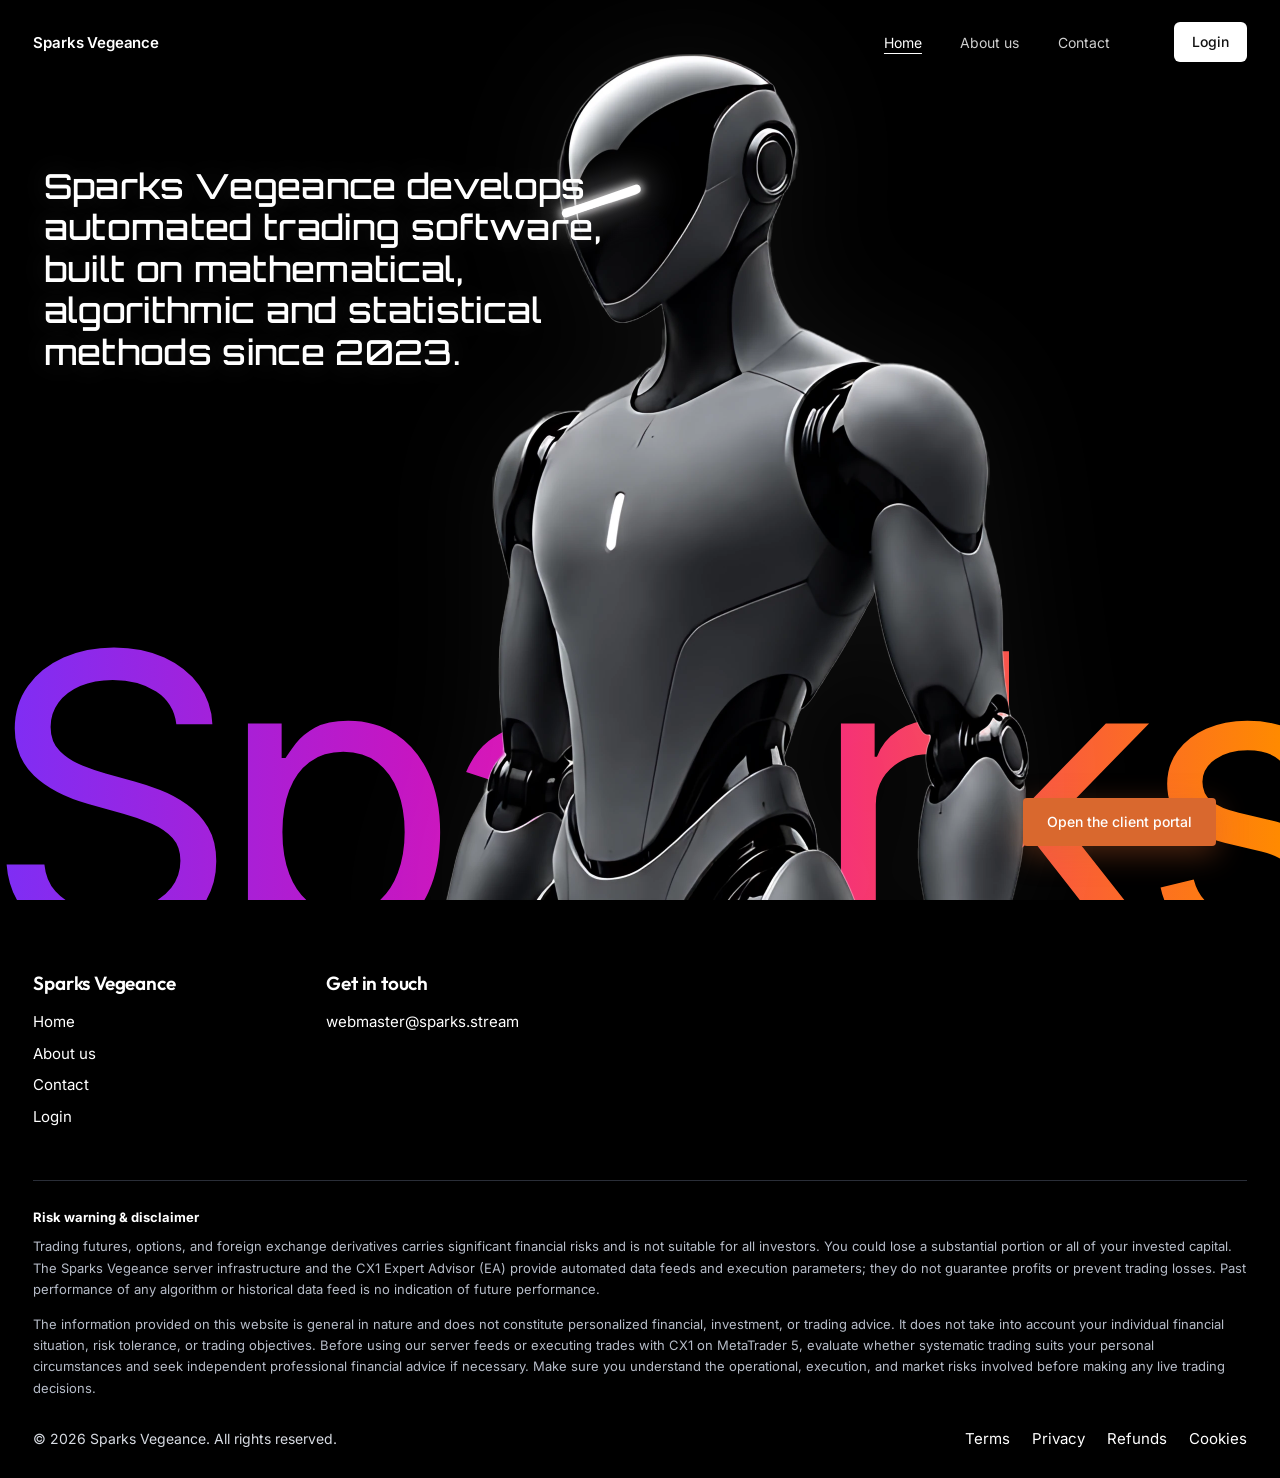
<file: index.html>
<!doctype html>
<html lang="en">
<head>
<meta charset="utf-8">
<meta name="viewport" content="width=device-width,initial-scale=1">
<title>Sparks Vegeance | CX1 trade copier for MetaTrader 5</title>
<meta name="description" content="Sparks Vegeance builds CX1, a MetaTrader 5 trade copier powered by order flow and options data from our own servers. Start free, upgrade to Lite or Pro.">
<meta name="robots" content="index,follow,max-image-preview:large">
<link rel="canonical" href="https://sparks.stream/">
<meta name="theme-color" content="#000000">
<link rel="icon" href="assets/img/favicon.svg" type="image/svg+xml">
<meta property="og:type" content="website">
<meta property="og:site_name" content="Sparks Vegeance">
<meta property="og:title" content="Sparks Vegeance | CX1 trade copier for MetaTrader 5">
<meta property="og:description" content="Sparks Vegeance builds CX1, a MetaTrader 5 trade copier powered by order flow and options data from our own servers. Start free, upgrade to Lite or Pro.">
<meta property="og:url" content="https://sparks.stream/">
<meta property="og:image" content="https://sparks.stream/assets/img/og-image.jpg">
<meta property="og:image:width" content="1200">
<meta property="og:image:height" content="630">
<meta name="twitter:card" content="summary_large_image">
<meta name="twitter:title" content="Sparks Vegeance | CX1 trade copier for MetaTrader 5">
<meta name="twitter:description" content="Sparks Vegeance builds CX1, a MetaTrader 5 trade copier powered by order flow and options data from our own servers. Start free, upgrade to Lite or Pro.">
<meta name="twitter:image" content="https://sparks.stream/assets/img/og-image.jpg">
<link rel="preload" href="assets/fonts/outfit-latin-wght-normal.woff2" as="font" type="font/woff2" crossorigin>
<link rel="preload" href="assets/fonts/inter-latin-wght-normal.woff2" as="font" type="font/woff2" crossorigin>
<link rel="stylesheet" href="assets/style.css">
<link rel="preload" href="assets/fonts/orbitron-latin-500-normal.woff2" as="font" type="font/woff2" crossorigin>
<link rel="stylesheet" href="assets/home.css?v=18">

<script type="application/ld+json">{"@context": "https://schema.org", "@type": "Organization", "@id": "https://sparks.stream/#org", "name": "Sparks Vegeance", "alternateName": "SPARKS", "url": "https://sparks.stream/", "logo": "https://sparks.stream/assets/img/favicon.svg", "email": "webmaster@sparks.stream", "description": "Sparks Vegeance is an independent trading technology and research project that builds the CX1 trade copier for MetaTrader 5."}</script>
<script type="application/ld+json">{"@context": "https://schema.org", "@type": "WebSite", "@id": "https://sparks.stream/#site", "url": "https://sparks.stream/", "name": "Sparks Vegeance", "publisher": {"@id": "https://sparks.stream/#org"}}</script>
<script type="application/ld+json">{"@context": "https://schema.org", "@type": "SoftwareApplication", "name": "CX1 trade copier", "applicationCategory": "FinanceApplication", "operatingSystem": "Windows (MetaTrader 5)", "url": "https://sparks.stream/", "description": "CX1 is a MetaTrader 5 Expert Advisor that mirrors trades from the Sparks Vegeance server on your own account.", "offers": [{"@type": "Offer", "name": "CX1 Free", "price": "0", "priceCurrency": "USD"}]}</script>
<style>.foot .wrap{width:auto!important;max-width:none!important;margin:0!important;padding-inline:clamp(18px,2.6vw,36px)!important}</style>
</head>
<body>
<a class="skip" href="#main">Skip to content</a>
<section class="gx" aria-labelledby="gx-title">
<p class="gx-word" aria-hidden="true"><span class="a">Spa</span><span class="b">rks</span></p>
<div class="gx-bot" aria-hidden="true"><img src="assets/img/robot-bust.webp?v=2" width="1196" height="1800" alt=""><span class="gx-eye"></span></div>
<header class="gx-top">
<a class="gx-brand" href="index.html" aria-label="Sparks Vegeance home">Sparks Vegeance</a>
<nav class="gx-nav" aria-label="Main"><ul><li><a href="index.html" aria-current="page">Home</a></li><li><a href="about.html">About us</a></li><li><a href="contact.html">Contact</a></li></ul></nav>
<a class="gx-login" href="https://client.vegeance.online" rel="noopener">Login</a>
</header>
<main id="main" class="gx-main">
<h1 id="gx-title">Sparks Vegeance develops automated trading software, built on mathematical, algorithmic and statistical methods since 2023.</h1>
<a class="gx-cta" href="https://client.vegeance.online" rel="noopener">Open the client portal</a>
</main>
</section>
<footer class="foot"><div class="wrap">
<div class="fgrid">
<div><h4>Sparks Vegeance</h4><ul><li><a href="index.html">Home</a></li><li><a href="about.html">About us</a></li><li><a href="contact.html">Contact</a></li><li><a href="https://client.vegeance.online" rel="noopener">Login</a></li></ul></div>
<div><h4>Get in touch</h4><ul><li><a href="mailto:webmaster@sparks.stream">webmaster@sparks.stream</a></li></ul></div>
</div>
<div class="risk"><strong>Risk warning &amp; disclaimer</strong>
<p>Trading futures, options, and foreign exchange derivatives carries significant financial risks and is not suitable for all investors. You could lose a substantial portion or all of your invested capital. The Sparks Vegeance server infrastructure and the CX1 Expert Advisor (EA) provide automated data feeds and execution parameters; they do not guarantee profits or prevent trading losses. Past performance of any algorithm or historical data feed is no indication of future performance.</p>
<p>The information provided on this website is general in nature and does not constitute personalized financial, investment, or trading advice. It does not take into account your individual financial situation, risk tolerance, or trading objectives. Before using our server feeds or executing trades with CX1 on MetaTrader 5, evaluate whether systematic trading suits your personal circumstances and seek independent professional financial advice if necessary. Make sure you understand the operational, execution, and market risks involved before making any live trading decisions.</p></div>
<div class="legal"><span>&copy; 2026 Sparks Vegeance. All rights reserved.</span><ul><li><a href="terms.html">Terms</a></li><li><a href="privacy.html">Privacy</a></li><li><a href="refund.html">Refunds</a></li><li><a href="cookies.html">Cookies</a></li></ul></div>
</div></footer>
<script src="assets/count.js?v=2" defer></script>
</body>
</html>
</file>
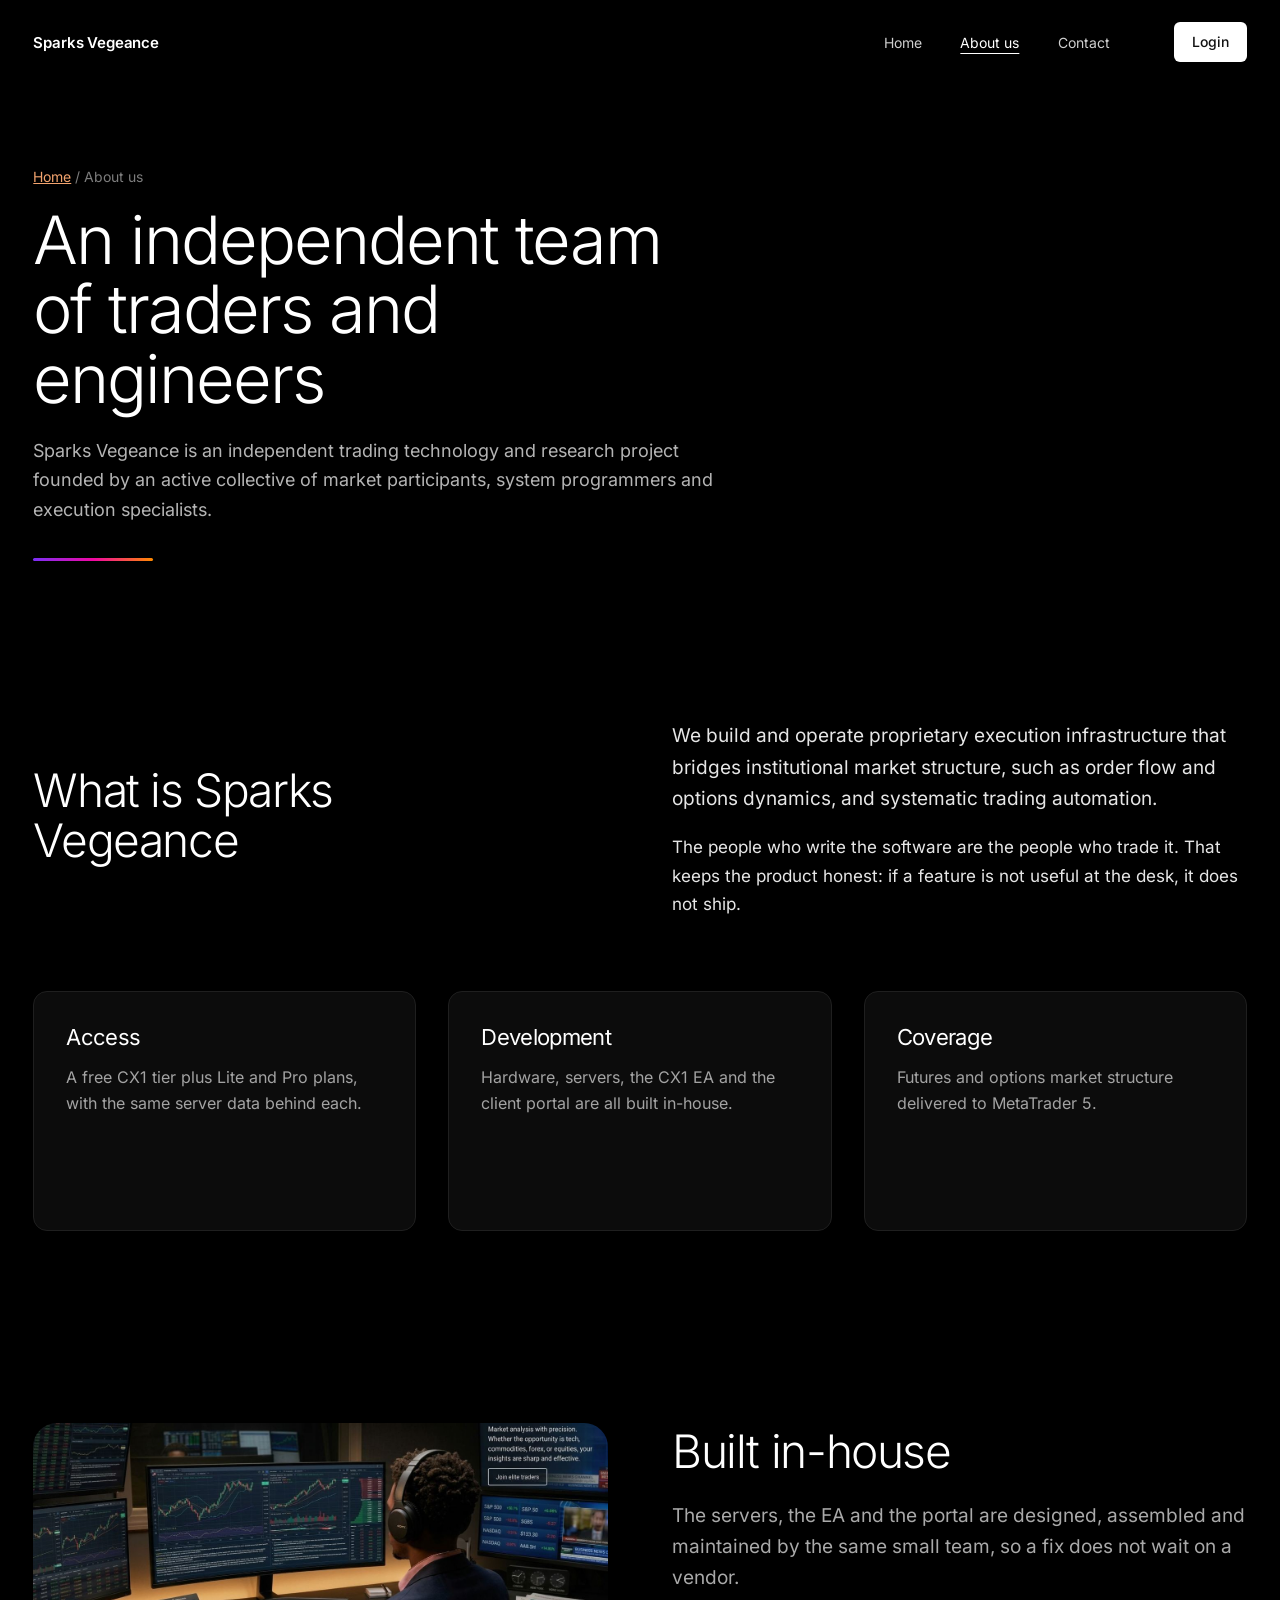
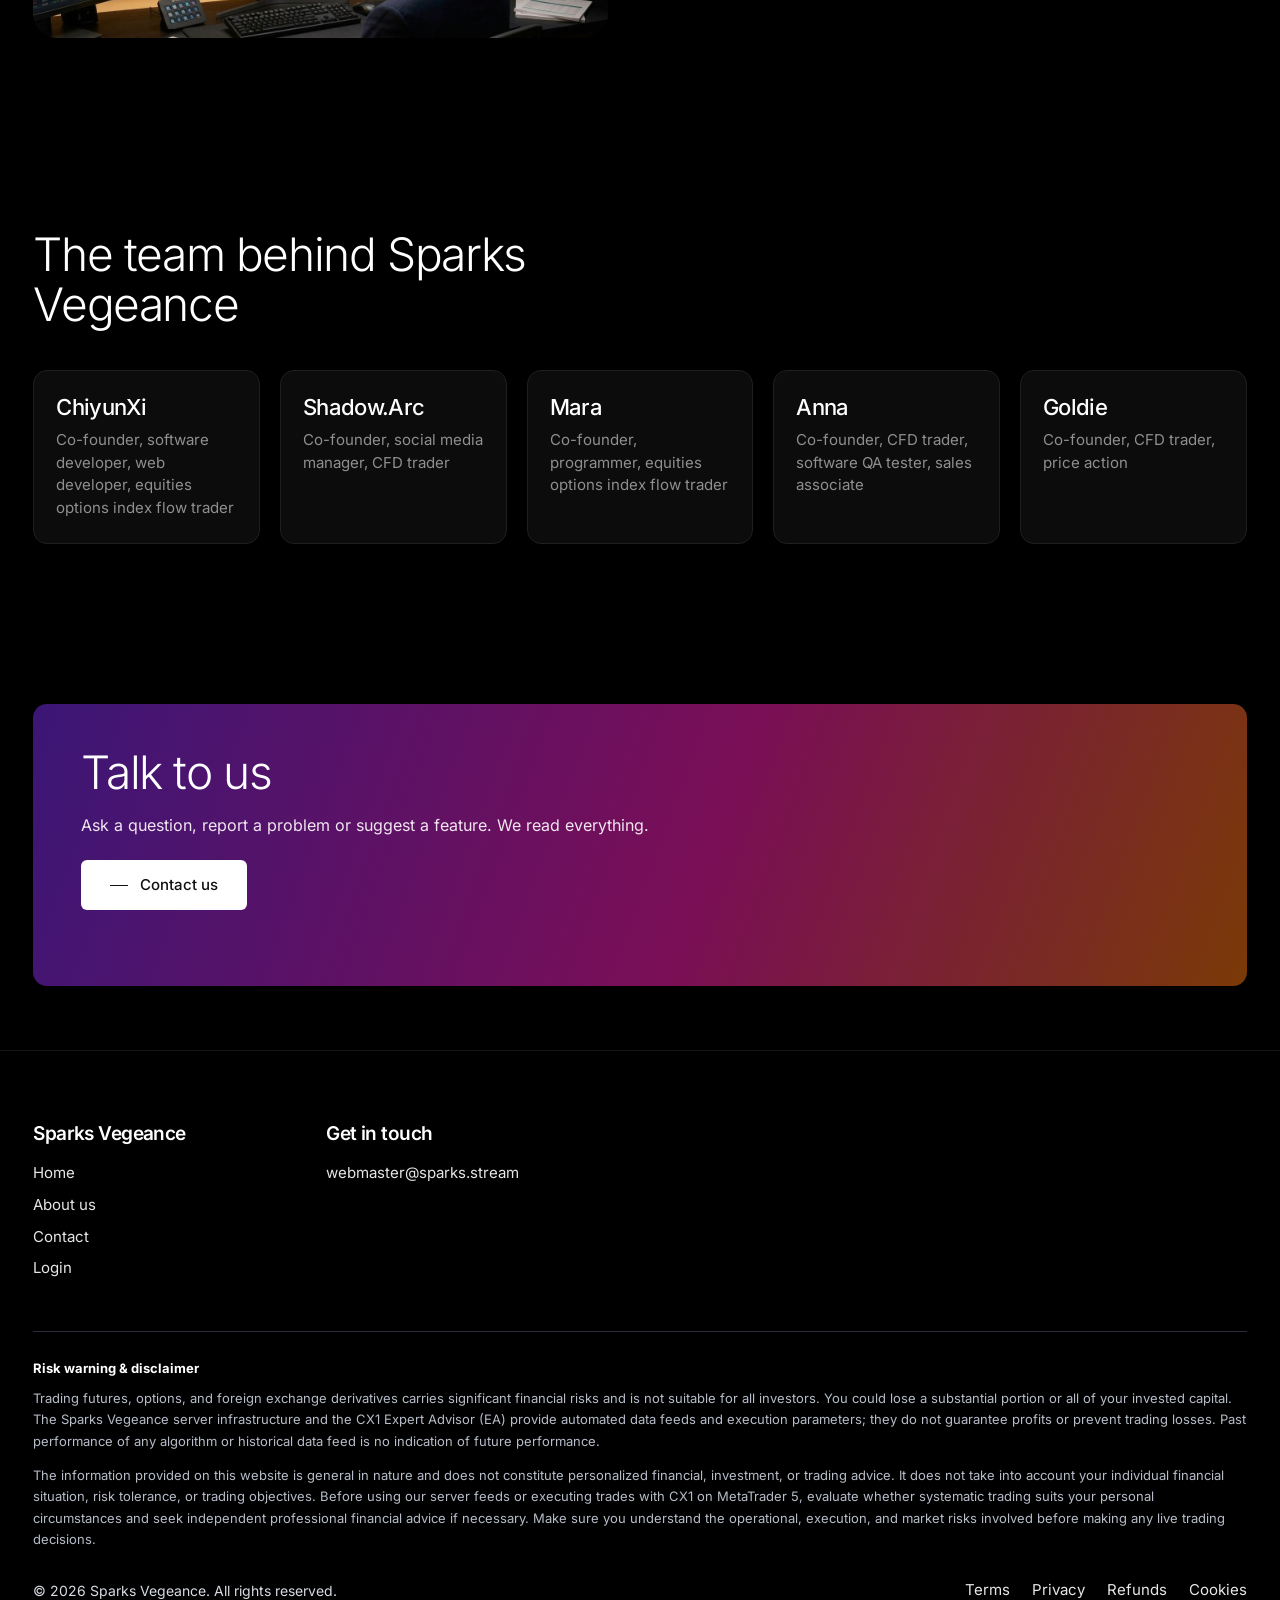
<file: about.html>
<!doctype html>
<html lang="en">
<head>
<meta charset="utf-8">
<meta name="viewport" content="width=device-width,initial-scale=1">
<title>About Sparks Vegeance: the traders and engineers behind CX1</title>
<meta name="description" content="Sparks Vegeance is an independent trading technology and research project built by five co-founders who are active traders, programmers and execution specialists.">
<meta name="robots" content="index,follow,max-image-preview:large">
<link rel="canonical" href="https://sparks.stream/about.html">
<meta name="theme-color" content="#000000">
<link rel="icon" href="assets/img/favicon.svg" type="image/svg+xml">
<meta property="og:type" content="website">
<meta property="og:site_name" content="Sparks Vegeance">
<meta property="og:title" content="About Sparks Vegeance: the traders and engineers behind CX1">
<meta property="og:description" content="Sparks Vegeance is an independent trading technology and research project built by five co-founders who are active traders, programmers and execution specialists.">
<meta property="og:url" content="https://sparks.stream/about.html">
<meta property="og:image" content="https://sparks.stream/assets/img/og-image.jpg">
<meta property="og:image:width" content="1200">
<meta property="og:image:height" content="630">
<meta name="twitter:card" content="summary_large_image">
<meta name="twitter:title" content="About Sparks Vegeance: the traders and engineers behind CX1">
<meta name="twitter:description" content="Sparks Vegeance is an independent trading technology and research project built by five co-founders who are active traders, programmers and execution specialists.">
<meta name="twitter:image" content="https://sparks.stream/assets/img/og-image.jpg">
<link rel="preload" href="assets/fonts/outfit-latin-wght-normal.woff2" as="font" type="font/woff2" crossorigin>
<link rel="preload" href="assets/fonts/inter-latin-wght-normal.woff2" as="font" type="font/woff2" crossorigin>
<link rel="stylesheet" href="assets/style.css">
<link rel="stylesheet" href="assets/home.css?v=12">
<link rel="stylesheet" href="assets/dark.css?v=5">

<script type="application/ld+json">{"@context": "https://schema.org", "@type": "Organization", "@id": "https://sparks.stream/#org", "name": "Sparks Vegeance", "alternateName": "SPARKS", "url": "https://sparks.stream/", "logo": "https://sparks.stream/assets/img/favicon.svg", "email": "webmaster@sparks.stream", "description": "Sparks Vegeance is an independent trading technology and research project that builds the CX1 trade copier for MetaTrader 5."}</script>
<script type="application/ld+json">{"@context": "https://schema.org", "@type": "WebSite", "@id": "https://sparks.stream/#site", "url": "https://sparks.stream/", "name": "Sparks Vegeance", "publisher": {"@id": "https://sparks.stream/#org"}}</script>
<script type="application/ld+json">{"@context": "https://schema.org", "@type": "BreadcrumbList", "itemListElement": [{"@type": "ListItem", "position": 1, "name": "Home", "item": "https://sparks.stream/"}, {"@type": "ListItem", "position": 2, "name": "About us", "item": "https://sparks.stream/about.html"}]}</script>
<style>.foot .wrap{width:auto!important;max-width:none!important;margin:0!important;padding-inline:clamp(18px,2.6vw,36px)!important}</style>
</head>
<body class="dk">
<a class="skip" href="#main">Skip to content</a>
<div class="dk-bar"><header class="gx-top">
<a class="gx-brand" href="index.html" aria-label="Sparks Vegeance home">Sparks Vegeance</a>
<nav class="gx-nav" aria-label="Main"><ul><li><a href="index.html">Home</a></li><li><a href="about.html" aria-current="page">About us</a></li><li><a href="contact.html">Contact</a></li></ul></nav>
<a class="gx-login" href="https://client.vegeance.online" rel="noopener">Login</a>
</header></div>
<main id="main">
<section class="page-hero"><div class="wrap">
<p class="crumb"><a href="index.html">Home</a> / About us</p>
<h1>An independent team of traders and engineers</h1><p class="lead">Sparks Vegeance is an independent trading technology and research project founded by an active collective of market participants, system programmers and execution specialists.</p></div></section>
<section class="sec bg"><div class="wrap">
<div class="row"><div class="left"><h2>What is Sparks Vegeance</h2></div>
<div><p style="font-size:19px">We build and operate proprietary execution infrastructure that bridges institutional market structure, such as order flow and options dynamics, and systematic trading automation.</p>
<p>The people who write the software are the people who trade it. That keeps the product honest: if a feature is not useful at the desk, it does not ship.</p>
</div></div>
<div class="cards" style="margin-top:56px">
<div class="card"><h3>Access</h3><p>A free CX1 tier plus Lite and Pro plans, with the same server data behind each.</p></div>
<div class="card"><h3>Development</h3><p>Hardware, servers, the CX1 EA and the client portal are all built in-house.</p></div>

<div class="card"><h3>Coverage</h3><p>Futures and options market structure delivered to MetaTrader 5.</p></div>
</div></div></section>

<section class="sec bg"><div class="wrap">
<div class="row"><img src="assets/img/trading-desk.jpg" width="1400" height="526" alt="A trader reviewing market charts on several monitors" loading="lazy">
<div class="left"><h2>Built in-house</h2><p class="sub" style="margin-inline:0">The servers, the EA and the portal are designed, assembled and maintained by the same small team, so a fix does not wait on a vendor.</p></div></div>
</div></section>

<section class="sec bg"><div class="wrap">
<div class="left"><h2>The team behind Sparks Vegeance</h2></div>
<div class="team"><div class="person"><h3>ChiyunXi</h3><p>Co-founder, software developer, web developer, equities options index flow trader</p></div><div class="person"><h3>Shadow.Arc</h3><p>Co-founder, social media manager, CFD trader</p></div><div class="person"><h3>Mara</h3><p>Co-founder, programmer, equities options index flow trader</p></div><div class="person"><h3>Anna</h3><p>Co-founder, CFD trader, software QA tester, sales associate</p></div><div class="person"><h3>Goldie</h3><p>Co-founder, CFD trader, price action</p></div></div>
</div></section>

<section class="sec tight bg"><div class="wrap"><div class="banner one"><div><h2>Talk to us</h2><p>Ask a question, report a problem or suggest a feature. We read everything.</p>
<span class="btns"><a class="btn light dash" href="contact.html">Contact us</a></span></div><div></div></div></div></section>

</main>
<footer class="foot"><div class="wrap">
<div class="fgrid">
<div><h4>Sparks Vegeance</h4><ul><li><a href="index.html">Home</a></li><li><a href="about.html">About us</a></li><li><a href="contact.html">Contact</a></li><li><a href="https://client.vegeance.online" rel="noopener">Login</a></li></ul></div>
<div><h4>Get in touch</h4><ul><li><a href="mailto:webmaster@sparks.stream">webmaster@sparks.stream</a></li></ul></div>
</div>
<div class="risk"><strong>Risk warning &amp; disclaimer</strong>
<p>Trading futures, options, and foreign exchange derivatives carries significant financial risks and is not suitable for all investors. You could lose a substantial portion or all of your invested capital. The Sparks Vegeance server infrastructure and the CX1 Expert Advisor (EA) provide automated data feeds and execution parameters; they do not guarantee profits or prevent trading losses. Past performance of any algorithm or historical data feed is no indication of future performance.</p>
<p>The information provided on this website is general in nature and does not constitute personalized financial, investment, or trading advice. It does not take into account your individual financial situation, risk tolerance, or trading objectives. Before using our server feeds or executing trades with CX1 on MetaTrader 5, evaluate whether systematic trading suits your personal circumstances and seek independent professional financial advice if necessary. Make sure you understand the operational, execution, and market risks involved before making any live trading decisions.</p></div>
<div class="legal"><span>&copy; 2026 Sparks Vegeance. All rights reserved.</span><ul><li><a href="terms.html">Terms</a></li><li><a href="privacy.html">Privacy</a></li><li><a href="refund.html">Refunds</a></li><li><a href="cookies.html">Cookies</a></li></ul></div>
</div></footer>
<script src="assets/count.js?v=2" defer></script>
</body>
</html>
</file>
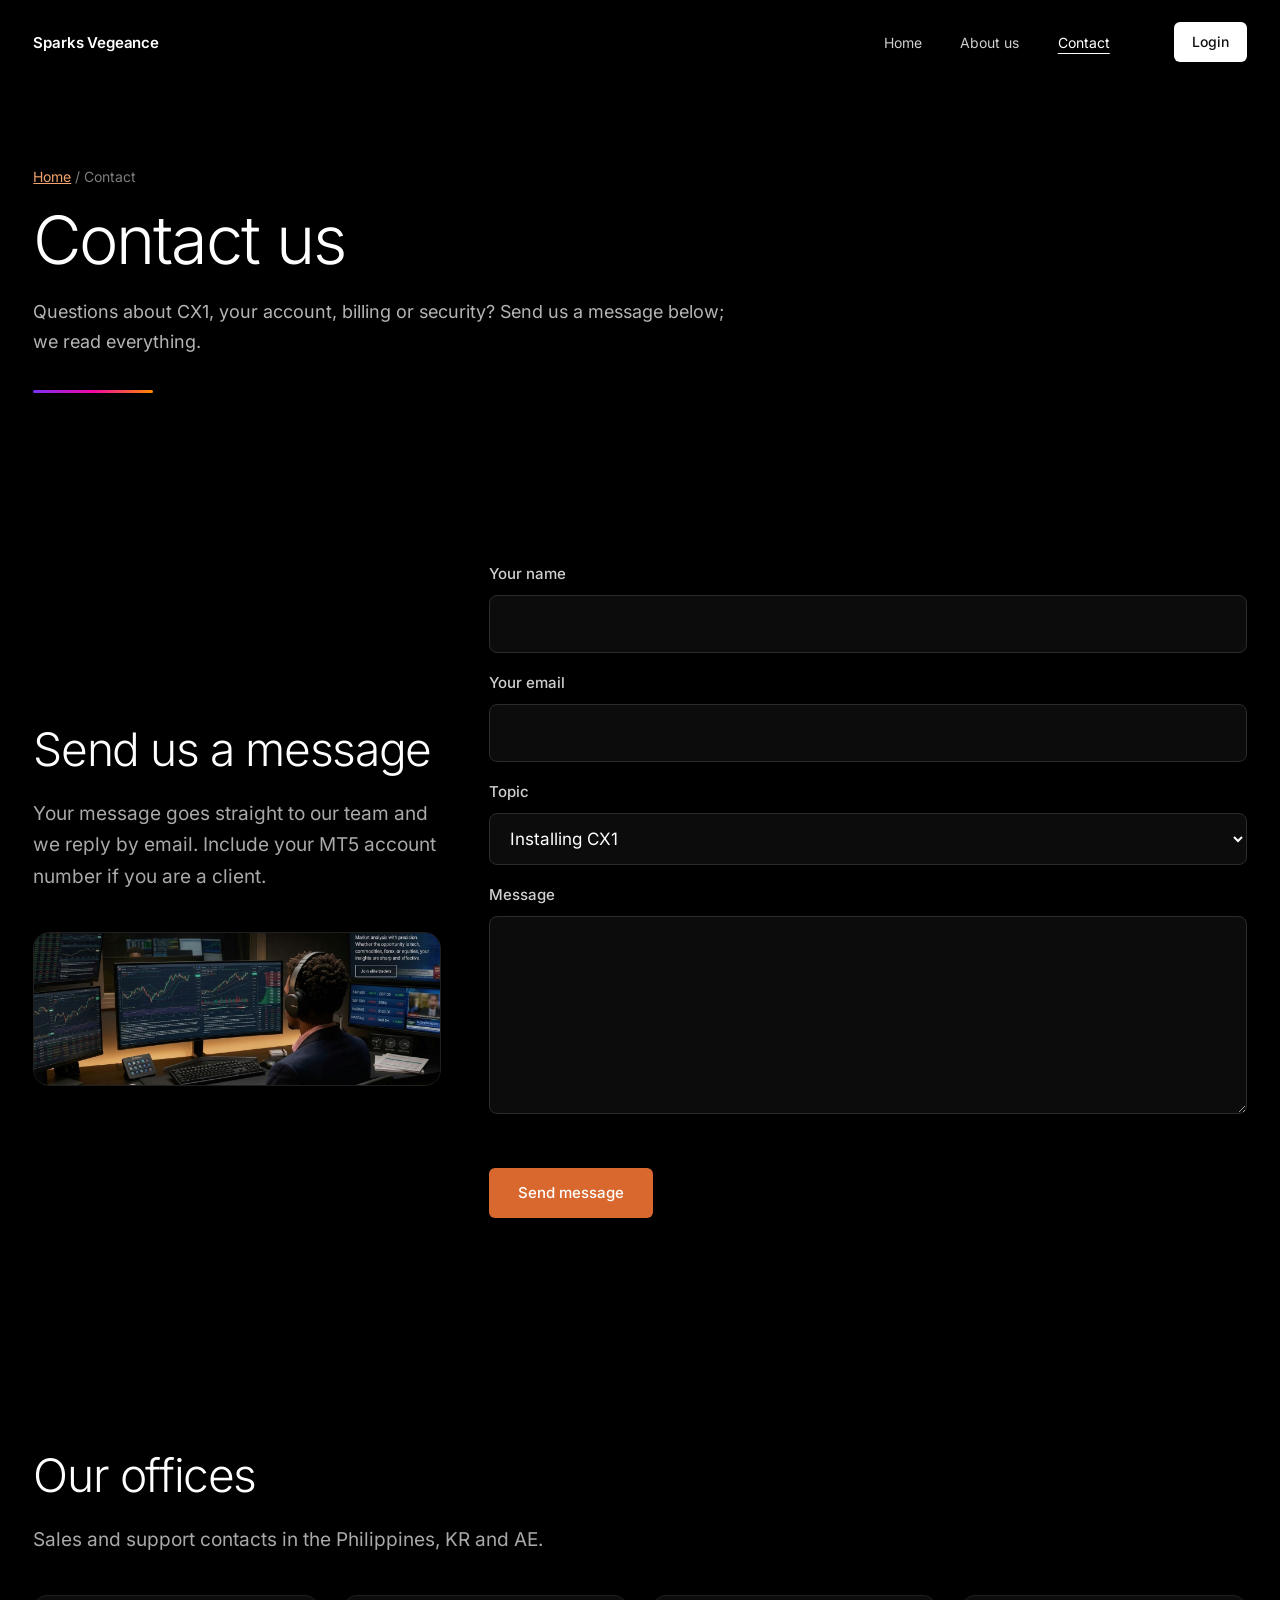
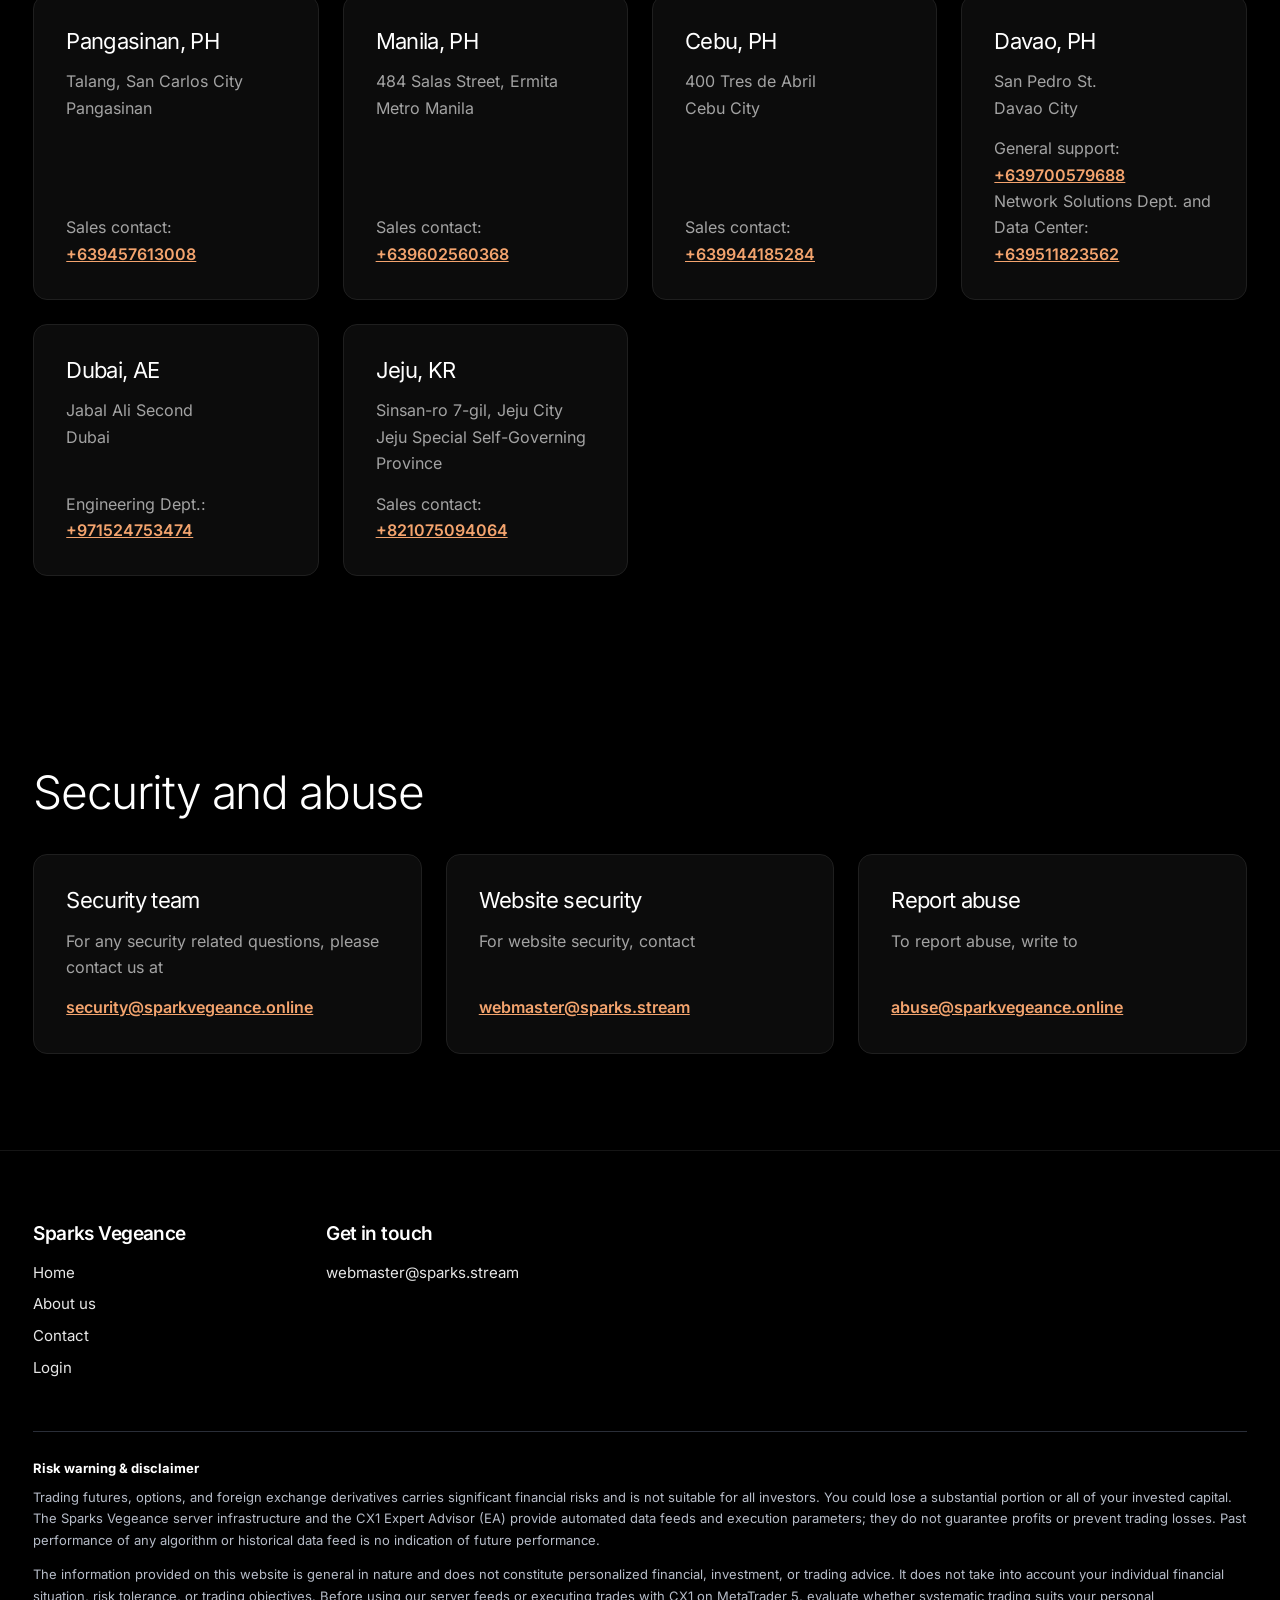
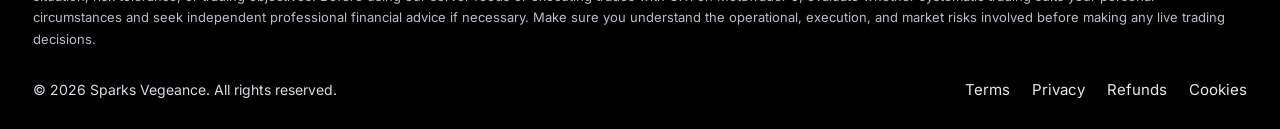
<file: contact.html>
<!doctype html>
<html lang="en">
<head>
<meta charset="utf-8">
<meta name="viewport" content="width=device-width,initial-scale=1">
<title>Contact Sparks Vegeance: support, sales and security</title>
<meta name="description" content="Contact Sparks Vegeance by client portal or email. Offices in the Philippines and Jeju, KR, plus security and abuse mailboxes.">
<meta name="robots" content="index,follow,max-image-preview:large">
<link rel="canonical" href="https://sparks.stream/contact.html">
<meta name="theme-color" content="#000000">
<link rel="icon" href="assets/img/favicon.svg" type="image/svg+xml">
<meta property="og:type" content="website">
<meta property="og:site_name" content="Sparks Vegeance">
<meta property="og:title" content="Contact Sparks Vegeance: support, sales and security">
<meta property="og:description" content="Contact Sparks Vegeance by client portal or email. Offices in the Philippines and Jeju, KR, plus security and abuse mailboxes.">
<meta property="og:url" content="https://sparks.stream/contact.html">
<meta property="og:image" content="https://sparks.stream/assets/img/og-image.jpg">
<meta property="og:image:width" content="1200">
<meta property="og:image:height" content="630">
<meta name="twitter:card" content="summary_large_image">
<meta name="twitter:title" content="Contact Sparks Vegeance: support, sales and security">
<meta name="twitter:description" content="Contact Sparks Vegeance by client portal or email. Offices in the Philippines and Jeju, KR, plus security and abuse mailboxes.">
<meta name="twitter:image" content="https://sparks.stream/assets/img/og-image.jpg">
<link rel="preload" href="assets/fonts/outfit-latin-wght-normal.woff2" as="font" type="font/woff2" crossorigin>
<link rel="preload" href="assets/fonts/inter-latin-wght-normal.woff2" as="font" type="font/woff2" crossorigin>
<link rel="stylesheet" href="assets/style.css">
<link rel="stylesheet" href="assets/home.css?v=12">
<link rel="stylesheet" href="assets/dark.css?v=5">
<script src="https://challenges.cloudflare.com/turnstile/v0/api.js" async defer></script>
<style>
.hp{position:absolute!important;left:-10000px!important;width:1px;height:1px;overflow:hidden}
.cf-turnstile{margin:6px 0 14px}
.form-status{margin:12px 0 0;font-size:15px;min-height:1.4em}
.form-status.ok{color:#0a7a55}
.form-status.err{color:#b42318}
.form button[disabled]{opacity:.6;cursor:wait}
</style>

<script type="application/ld+json">{"@context": "https://schema.org", "@type": "Organization", "@id": "https://sparks.stream/#org", "name": "Sparks Vegeance", "alternateName": "SPARKS", "url": "https://sparks.stream/", "logo": "https://sparks.stream/assets/img/favicon.svg", "email": "webmaster@sparks.stream", "description": "Sparks Vegeance is an independent trading technology and research project that builds the CX1 trade copier for MetaTrader 5."}</script>
<script type="application/ld+json">{"@context": "https://schema.org", "@type": "WebSite", "@id": "https://sparks.stream/#site", "url": "https://sparks.stream/", "name": "Sparks Vegeance", "publisher": {"@id": "https://sparks.stream/#org"}}</script>
<script type="application/ld+json">{"@context": "https://schema.org", "@type": "ContactPage", "name": "Contact Sparks Vegeance", "url": "https://sparks.stream/contact.html", "mainEntity": {"@id": "https://sparks.stream/#org"}}</script>
<script type="application/ld+json">{"@context": "https://schema.org", "@type": "BreadcrumbList", "itemListElement": [{"@type": "ListItem", "position": 1, "name": "Home", "item": "https://sparks.stream/"}, {"@type": "ListItem", "position": 2, "name": "Contact", "item": "https://sparks.stream/contact.html"}]}</script>
<style>.foot .wrap{width:auto!important;max-width:none!important;margin:0!important;padding-inline:clamp(18px,2.6vw,36px)!important}</style>
</head>
<body class="dk">
<a class="skip" href="#main">Skip to content</a>
<div class="dk-bar"><header class="gx-top">
<a class="gx-brand" href="index.html" aria-label="Sparks Vegeance home">Sparks Vegeance</a>
<nav class="gx-nav" aria-label="Main"><ul><li><a href="index.html">Home</a></li><li><a href="about.html">About us</a></li><li><a href="contact.html" aria-current="page">Contact</a></li></ul></nav>
<a class="gx-login" href="https://client.vegeance.online" rel="noopener">Login</a>
</header></div>
<main id="main">
<section class="page-hero"><div class="wrap">
<p class="crumb"><a href="index.html">Home</a> / Contact</p>
<h1>Contact us</h1><p class="lead">Questions about CX1, your account, billing or security? Send us a message below; we read everything.</p></div></section>
<section class="sec bg"><div class="wrap"><div class="row wide">
<div class="left"><h2 id="message">Send us a message</h2><p class="sub" style="margin-inline:0">Your message goes straight to our team and we reply by email. Include your MT5 account number if you are a client.</p>
<img class="shot" src="assets/img/trading-desk.jpg" width="1400" height="526" alt="A trader reviewing market charts" loading="lazy"></div>
<form class="form" id="contact-form" action="https://forms.sparks.stream/contact" method="post">
<label for="f-name">Your name</label><input id="f-name" name="Name" type="text" autocomplete="name" required>
<label for="f-mail">Your email</label><input id="f-mail" name="Email" type="email" autocomplete="email" required>
<label for="f-topic">Topic</label><select id="f-topic" name="Topic"><option>Installing CX1</option><option>My account or plan</option><option>Billing or refund</option><option>Security</option><option>Something else</option></select>
<label for="f-msg">Message</label><textarea id="f-msg" name="Message" rows="6" minlength="10" maxlength="5000" required></textarea>
<div class="hp" aria-hidden="true"><label for="f-web">Leave this field empty</label><input id="f-web" name="website" type="text" tabindex="-1" autocomplete="off"></div>
<div class="cf-turnstile" data-theme="dark" data-sitekey="0x4AAAAAAFjgTkD8Jl_sKL-w"></div>
<button class="btn dark" type="submit">Send message</button>
<p class="form-status" id="form-status" role="status" aria-live="polite"></p>
</form></div></div></section>

<section class="sec bg"><div class="wrap">
<div class="left"><h2>Our offices</h2><p class="sub">Sales and support contacts in the Philippines, KR and AE.</p></div>
<div class="cards four"><div class="card"><h3>Pangasinan, PH</h3><p>Talang, San Carlos City<br>Pangasinan</p><p class="lnk">Sales contact: <a href="tel:+639457613008">+639457613008</a></p></div><div class="card"><h3>Manila, PH</h3><p>484 Salas Street, Ermita<br>Metro Manila</p><p class="lnk">Sales contact: <a href="tel:+639602560368">+639602560368</a></p></div><div class="card"><h3>Cebu, PH</h3><p>400 Tres de Abril<br>Cebu City</p><p class="lnk">Sales contact: <a href="tel:+639944185284">+639944185284</a></p></div><div class="card"><h3>Davao, PH</h3><p>San Pedro St.<br>Davao City</p><p class="lnk">General support: <a href="tel:+639700579688">+639700579688</a><br>Network Solutions Dept. and Data Center: <a href="tel:+639511823562">+639511823562</a></p></div><div class="card"><h3>Dubai, AE</h3><p>Jabal Ali Second<br>Dubai</p><p class="lnk">Engineering Dept.: <a href="tel:+971524753474">+971524753474</a></p></div><div class="card"><h3>Jeju, KR</h3><p>Sinsan-ro 7-gil, Jeju City<br>Jeju Special Self-Governing Province</p><p class="lnk">Sales contact: <a href="tel:+821075094064">+821075094064</a></p></div></div></div></section>

<section class="sec bg"><div class="wrap">
<div class="left"><h2>Security and abuse</h2></div>
<div class="contact">
<div class="card"><h3>Security team</h3><p>For any security related questions, please contact us at</p><p class="lnk"><a href="mailto:security@sparkvegeance.online">security@sparkvegeance.online</a></p></div>
<div class="card"><h3>Website security</h3><p>For website security, contact</p><p class="lnk"><a href="mailto:webmaster@sparks.stream">webmaster@sparks.stream</a></p></div>
<div class="card"><h3>Report abuse</h3><p>To report abuse, write to</p><p class="lnk"><a href="mailto:abuse@sparkvegeance.online">abuse@sparkvegeance.online</a></p></div>
</div></div></section>

</main>
<footer class="foot"><div class="wrap">
<div class="fgrid">
<div><h4>Sparks Vegeance</h4><ul><li><a href="index.html">Home</a></li><li><a href="about.html">About us</a></li><li><a href="contact.html">Contact</a></li><li><a href="https://client.vegeance.online" rel="noopener">Login</a></li></ul></div>
<div><h4>Get in touch</h4><ul><li><a href="mailto:webmaster@sparks.stream">webmaster@sparks.stream</a></li></ul></div>
</div>
<div class="risk"><strong>Risk warning &amp; disclaimer</strong>
<p>Trading futures, options, and foreign exchange derivatives carries significant financial risks and is not suitable for all investors. You could lose a substantial portion or all of your invested capital. The Sparks Vegeance server infrastructure and the CX1 Expert Advisor (EA) provide automated data feeds and execution parameters; they do not guarantee profits or prevent trading losses. Past performance of any algorithm or historical data feed is no indication of future performance.</p>
<p>The information provided on this website is general in nature and does not constitute personalized financial, investment, or trading advice. It does not take into account your individual financial situation, risk tolerance, or trading objectives. Before using our server feeds or executing trades with CX1 on MetaTrader 5, evaluate whether systematic trading suits your personal circumstances and seek independent professional financial advice if necessary. Make sure you understand the operational, execution, and market risks involved before making any live trading decisions.</p></div>
<div class="legal"><span>&copy; 2026 Sparks Vegeance. All rights reserved.</span><ul><li><a href="terms.html">Terms</a></li><li><a href="privacy.html">Privacy</a></li><li><a href="refund.html">Refunds</a></li><li><a href="cookies.html">Cookies</a></li></ul></div>
</div></footer>
<script src="assets/count.js?v=2" defer></script>
<script>
(function(){
  var f=document.getElementById('contact-form'), st=document.getElementById('form-status');
  if(!f) return;
  var q=new URLSearchParams(location.search).get('sent');
  if(q==='1'){st.textContent='Thanks, your message has been sent. We will reply by email.';st.className='form-status ok';}
  if(q==='0'){st.textContent='Sorry, your message could not be sent. Please try again or email webmaster@sparks.stream.';st.className='form-status err';}
  f.addEventListener('submit',function(e){
    e.preventDefault();
    var btn=f.querySelector('button[type=submit]');
    var data=new FormData(f);
    if(!data.get('cf-turnstile-response')){st.textContent='Please wait a moment for the human check to finish, then send again.';st.className='form-status err';return;}
    btn.disabled=true; btn.textContent='Sending...'; st.textContent=''; st.className='form-status';
    fetch(f.action,{method:'POST',body:data,headers:{'Accept':'application/json'}})
      .then(function(r){return r.json().catch(function(){return {ok:false,message:'Unexpected reply from the server.'};});})
      .then(function(res){
        st.textContent=res.message; st.className='form-status '+(res.ok?'ok':'err');
        if(res.ok) f.reset();
      })
      .catch(function(){st.textContent='Network error. Please check your connection and try again.';st.className='form-status err';})
      .finally(function(){btn.disabled=false; btn.textContent='Send message'; if(window.turnstile) turnstile.reset();});
  });
})();
</script>
</body>
</html>
</file>
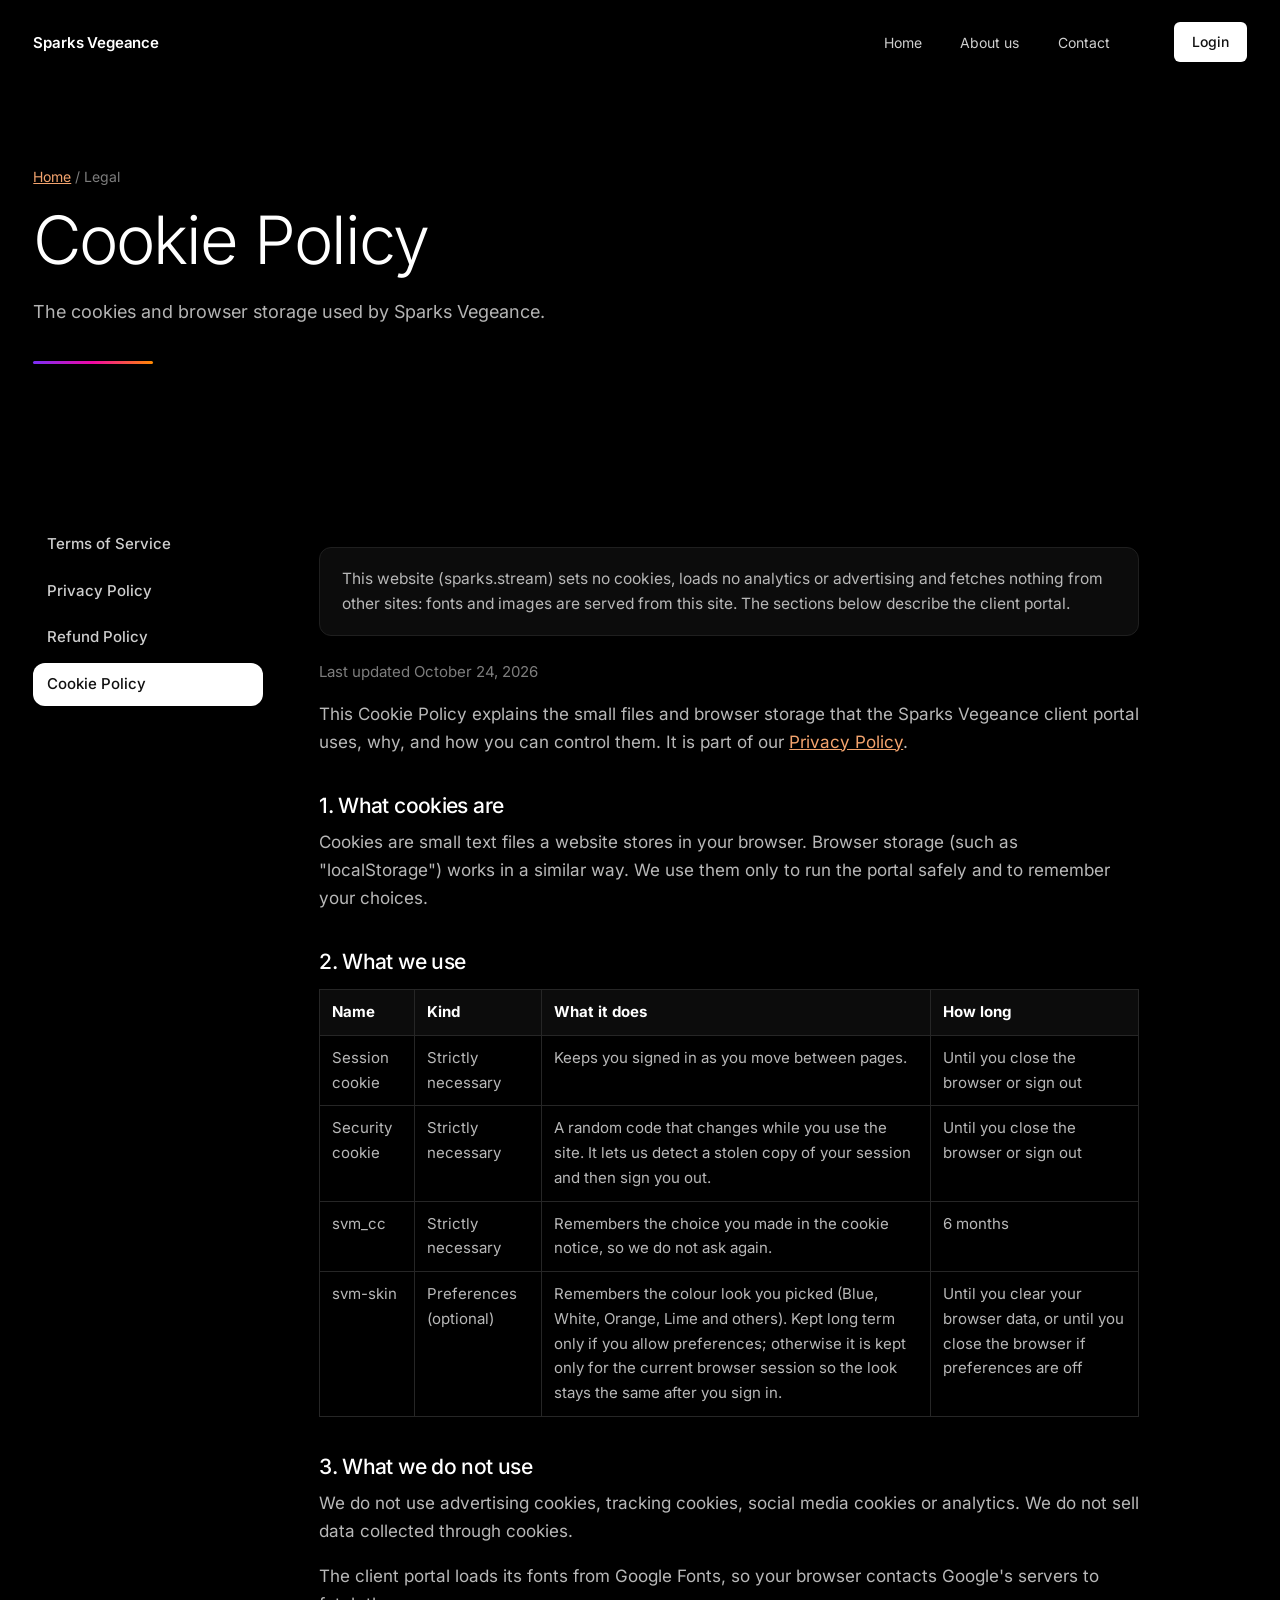
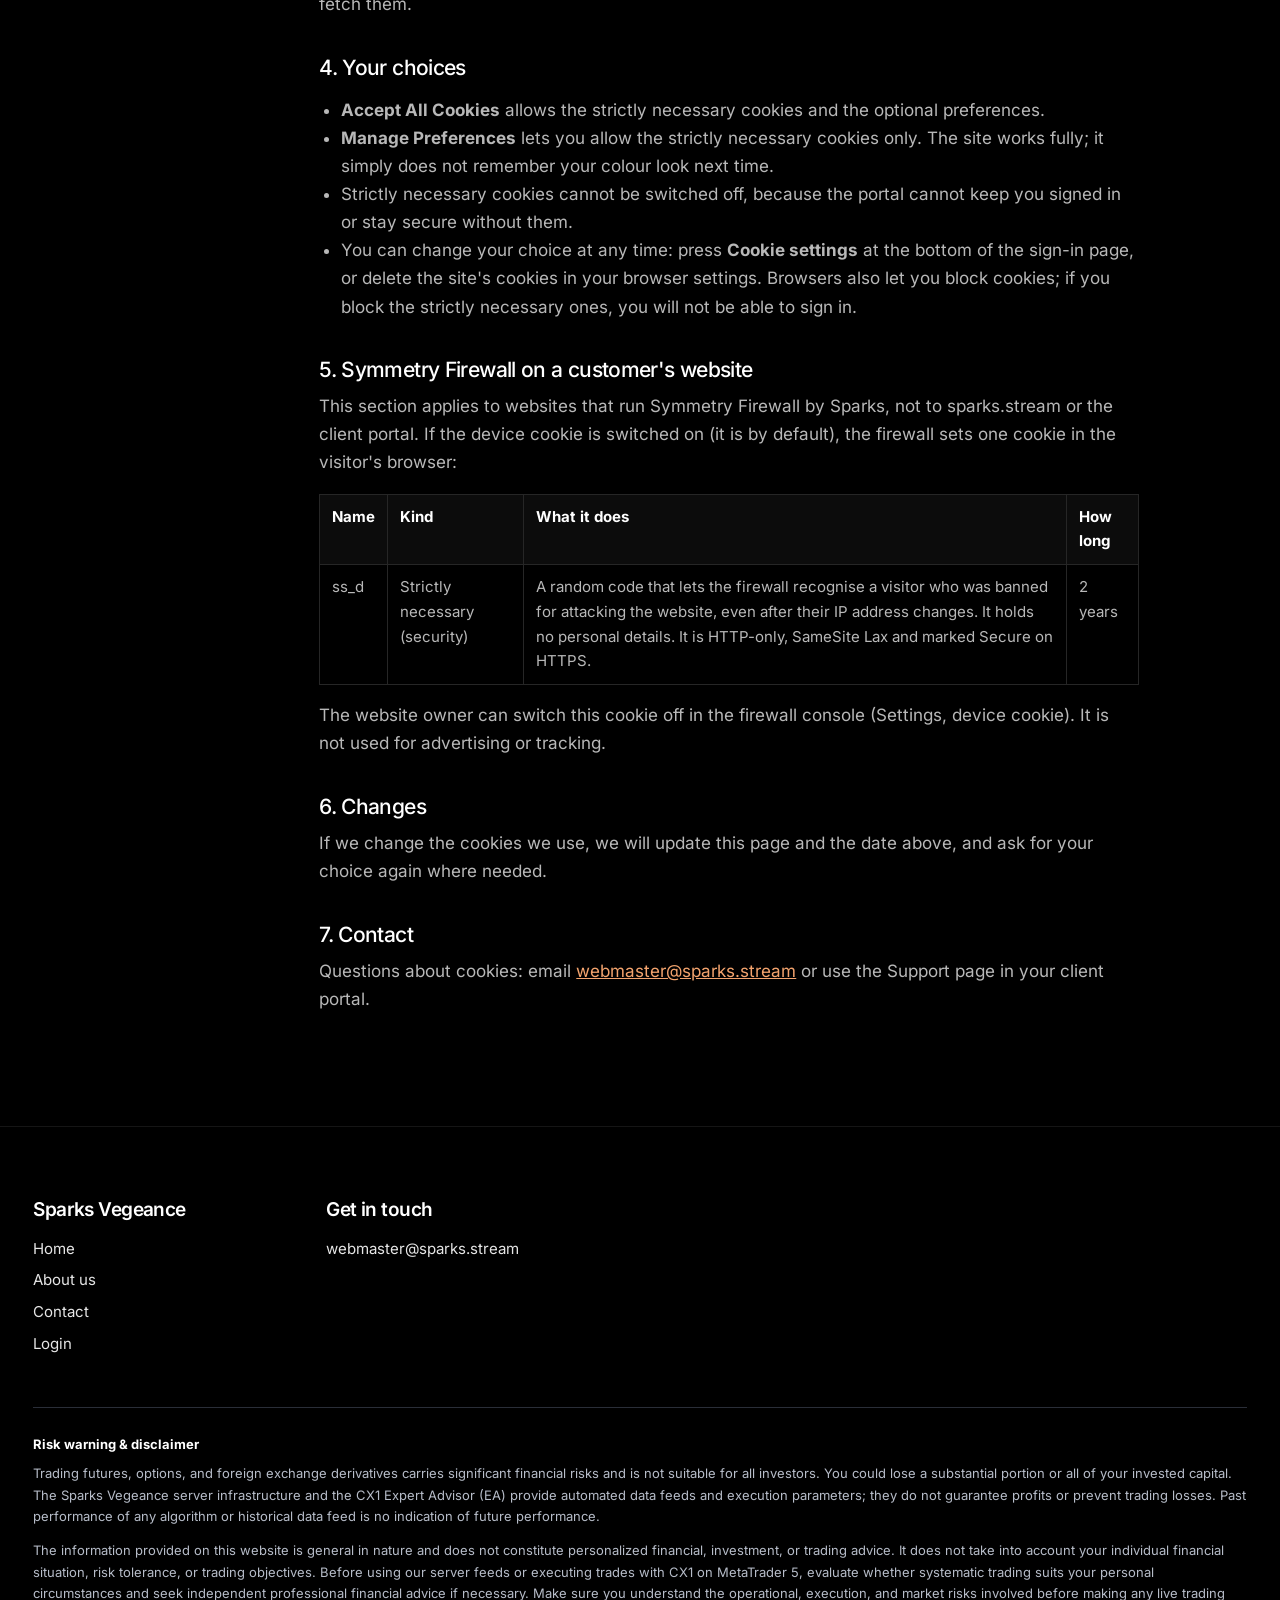
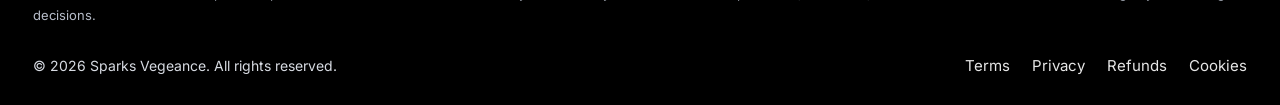
<file: cookies.html>
<!doctype html>
<html lang="en">
<head>
<meta charset="utf-8">
<meta name="viewport" content="width=device-width,initial-scale=1">
<title>Cookie Policy | Sparks Vegeance</title>
<meta name="description" content="The cookies and browser storage used by Sparks Vegeance and Symmetry Firewall.">
<meta name="robots" content="index,follow,max-image-preview:large">
<link rel="canonical" href="https://sparks.stream/cookies.html">
<meta name="theme-color" content="#000000">
<link rel="icon" href="assets/img/favicon.svg" type="image/svg+xml">
<meta property="og:type" content="website">
<meta property="og:site_name" content="Sparks Vegeance">
<meta property="og:title" content="Cookie Policy | Sparks Vegeance">
<meta property="og:description" content="The cookies and browser storage used by Sparks Vegeance and Symmetry Firewall.">
<meta property="og:url" content="https://sparks.stream/cookies.html">
<meta property="og:image" content="https://sparks.stream/assets/img/og-image.jpg">
<meta property="og:image:width" content="1200">
<meta property="og:image:height" content="630">
<meta name="twitter:card" content="summary_large_image">
<meta name="twitter:title" content="Cookie Policy | Sparks Vegeance">
<meta name="twitter:description" content="The cookies and browser storage used by Sparks Vegeance.">
<meta name="twitter:image" content="https://sparks.stream/assets/img/og-image.jpg">
<link rel="preload" href="assets/fonts/outfit-latin-wght-normal.woff2" as="font" type="font/woff2" crossorigin>
<link rel="preload" href="assets/fonts/inter-latin-wght-normal.woff2" as="font" type="font/woff2" crossorigin>
<link rel="stylesheet" href="assets/style.css">
<link rel="stylesheet" href="assets/home.css?v=12">
<link rel="stylesheet" href="assets/dark.css?v=5">

<script type="application/ld+json">{"@context": "https://schema.org", "@type": "Organization", "@id": "https://sparks.stream/#org", "name": "Sparks Vegeance", "alternateName": "SPARKS", "url": "https://sparks.stream/", "logo": "https://sparks.stream/assets/img/favicon.svg", "email": "webmaster@sparks.stream", "description": "Sparks Vegeance is an independent trading technology and research project that builds the CX1 trade copier for MetaTrader 5."}</script>
<script type="application/ld+json">{"@context": "https://schema.org", "@type": "WebSite", "@id": "https://sparks.stream/#site", "url": "https://sparks.stream/", "name": "Sparks Vegeance", "publisher": {"@id": "https://sparks.stream/#org"}}</script>
<script type="application/ld+json">{"@context": "https://schema.org", "@type": "BreadcrumbList", "itemListElement": [{"@type": "ListItem", "position": 1, "name": "Home", "item": "https://sparks.stream/"}, {"@type": "ListItem", "position": 2, "name": "Cookie Policy", "item": "https://sparks.stream/cookies.html"}]}</script>
<style>.foot .wrap{width:auto!important;max-width:none!important;margin:0!important;padding-inline:clamp(18px,2.6vw,36px)!important}</style>
</head>
<body class="dk">
<a class="skip" href="#main">Skip to content</a>
<div class="dk-bar"><header class="gx-top">
<a class="gx-brand" href="index.html" aria-label="Sparks Vegeance home">Sparks Vegeance</a>
<nav class="gx-nav" aria-label="Main"><ul><li><a href="index.html">Home</a></li><li><a href="about.html">About us</a></li><li><a href="contact.html">Contact</a></li></ul></nav>
<a class="gx-login" href="https://client.vegeance.online" rel="noopener">Login</a>
</header></div>
<main id="main">
<section class="page-hero"><div class="wrap">
<p class="crumb"><a href="index.html">Home</a> / Legal</p>
<h1>Cookie Policy</h1><p class="lead">The cookies and browser storage used by Sparks Vegeance.</p></div></section>
<section class="sec bg"><div class="wrap"><div class="doc-wrap"><nav class="doc-nav" aria-label="Legal documents"><a href="terms.html">Terms of Service</a><a href="privacy.html">Privacy Policy</a><a href="refund.html">Refund Policy</a><a href="cookies.html" aria-current=page>Cookie Policy</a></nav>
<article class="prose"><div class="note">This website (sparks.stream) sets no cookies, loads no analytics or advertising and fetches nothing from other sites: fonts and images are served from this site. The sections below describe the client portal.</div><p class="lg-date">Last updated October 24, 2026</p>
<p>This Cookie Policy explains the small files and browser storage that the Sparks Vegeance client portal uses, why, and how you can control them. It is part of our <a href="privacy.html">Privacy Policy</a>.</p>

<h3>1. What cookies are</h3>
<p>Cookies are small text files a website stores in your browser. Browser storage (such as "localStorage") works in a similar way. We use them only to run the portal safely and to remember your choices.</p>

<h3>2. What we use</h3>
<table class="lg-tbl">
<tr><th>Name</th><th>Kind</th><th>What it does</th><th>How long</th></tr>
<tr><td>Session cookie</td><td>Strictly necessary</td><td>Keeps you signed in as you move between pages.</td><td>Until you close the browser or sign out</td></tr>
<tr><td>Security cookie</td><td>Strictly necessary</td><td>A random code that changes while you use the site. It lets us detect a stolen copy of your session and then sign you out.</td><td>Until you close the browser or sign out</td></tr>
<tr><td>svm_cc</td><td>Strictly necessary</td><td>Remembers the choice you made in the cookie notice, so we do not ask again.</td><td>6 months</td></tr>
<tr><td>svm-skin</td><td>Preferences (optional)</td><td>Remembers the colour look you picked (Blue, White, Orange, Lime and others). Kept long term only if you allow preferences; otherwise it is kept only for the current browser session so the look stays the same after you sign in.</td><td>Until you clear your browser data, or until you close the browser if preferences are off</td></tr>
</table>

<h3>3. What we do not use</h3>
<p>We do not use advertising cookies, tracking cookies, social media cookies or analytics. We do not sell data collected through cookies.</p>
<p>The client portal loads its fonts from Google Fonts, so your browser contacts Google's servers to fetch them.</p>

<h3>4. Your choices</h3>
<ul>
<li><b>Accept All Cookies</b> allows the strictly necessary cookies and the optional preferences.</li>
<li><b>Manage Preferences</b> lets you allow the strictly necessary cookies only. The site works fully; it simply does not remember your colour look next time.</li>
<li>Strictly necessary cookies cannot be switched off, because the portal cannot keep you signed in or stay secure without them.</li>
<li>You can change your choice at any time: press <b>Cookie settings</b> at the bottom of the sign-in page, or delete the site's cookies in your browser settings. Browsers also let you block cookies; if you block the strictly necessary ones, you will not be able to sign in.</li>
</ul>

<h3>5. Symmetry Firewall on a customer's website</h3>
<p>This section applies to websites that run Symmetry Firewall by Sparks, not to sparks.stream or the client portal. If the device cookie is switched on (it is by default), the firewall sets one cookie in the visitor's browser:</p>
<table class="lg-tbl">
<tr><th>Name</th><th>Kind</th><th>What it does</th><th>How long</th></tr>
<tr><td>ss_d</td><td>Strictly necessary (security)</td><td>A random code that lets the firewall recognise a visitor who was banned for attacking the website, even after their IP address changes. It holds no personal details. It is HTTP-only, SameSite Lax and marked Secure on HTTPS.</td><td>2 years</td></tr>
</table>
<p>The website owner can switch this cookie off in the firewall console (Settings, device cookie). It is not used for advertising or tracking.</p>

<h3>6. Changes</h3>
<p>If we change the cookies we use, we will update this page and the date above, and ask for your choice again where needed.</p>

<h3>7. Contact</h3>
<p>Questions about cookies: email <a href="mailto:webmaster@sparks.stream">webmaster@sparks.stream</a> or use the Support page in your client portal.</p></article></div></div></section>
</main>
<footer class="foot"><div class="wrap">
<div class="fgrid">
<div><h4>Sparks Vegeance</h4><ul><li><a href="index.html">Home</a></li><li><a href="about.html">About us</a></li><li><a href="contact.html">Contact</a></li><li><a href="https://client.vegeance.online" rel="noopener">Login</a></li></ul></div>
<div><h4>Get in touch</h4><ul><li><a href="mailto:webmaster@sparks.stream">webmaster@sparks.stream</a></li></ul></div>
</div>
<div class="risk"><strong>Risk warning &amp; disclaimer</strong>
<p>Trading futures, options, and foreign exchange derivatives carries significant financial risks and is not suitable for all investors. You could lose a substantial portion or all of your invested capital. The Sparks Vegeance server infrastructure and the CX1 Expert Advisor (EA) provide automated data feeds and execution parameters; they do not guarantee profits or prevent trading losses. Past performance of any algorithm or historical data feed is no indication of future performance.</p>
<p>The information provided on this website is general in nature and does not constitute personalized financial, investment, or trading advice. It does not take into account your individual financial situation, risk tolerance, or trading objectives. Before using our server feeds or executing trades with CX1 on MetaTrader 5, evaluate whether systematic trading suits your personal circumstances and seek independent professional financial advice if necessary. Make sure you understand the operational, execution, and market risks involved before making any live trading decisions.</p></div>
<div class="legal"><span>&copy; 2026 Sparks Vegeance. All rights reserved.</span><ul><li><a href="terms.html">Terms</a></li><li><a href="privacy.html">Privacy</a></li><li><a href="refund.html">Refunds</a></li><li><a href="cookies.html">Cookies</a></li></ul></div>
</div></footer>
<script src="assets/count.js?v=2" defer></script>
</body>
</html>
</file>
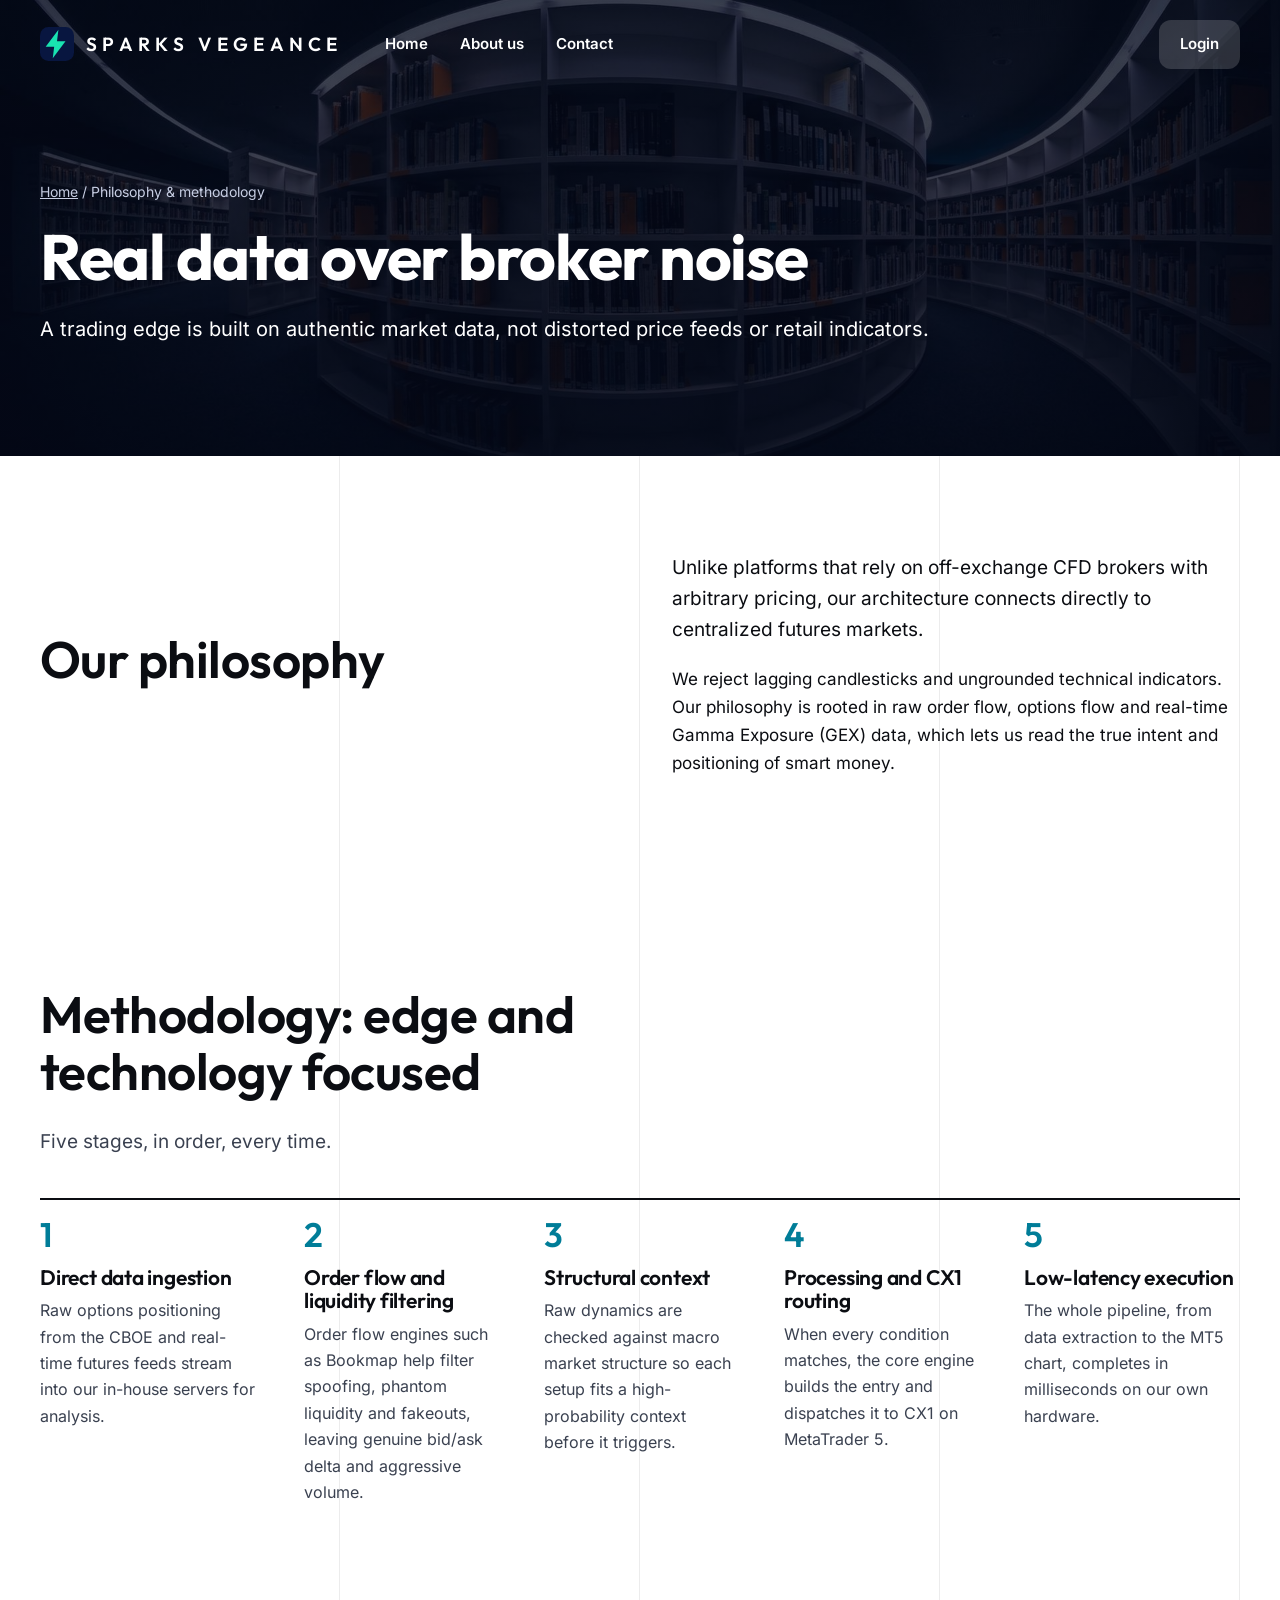
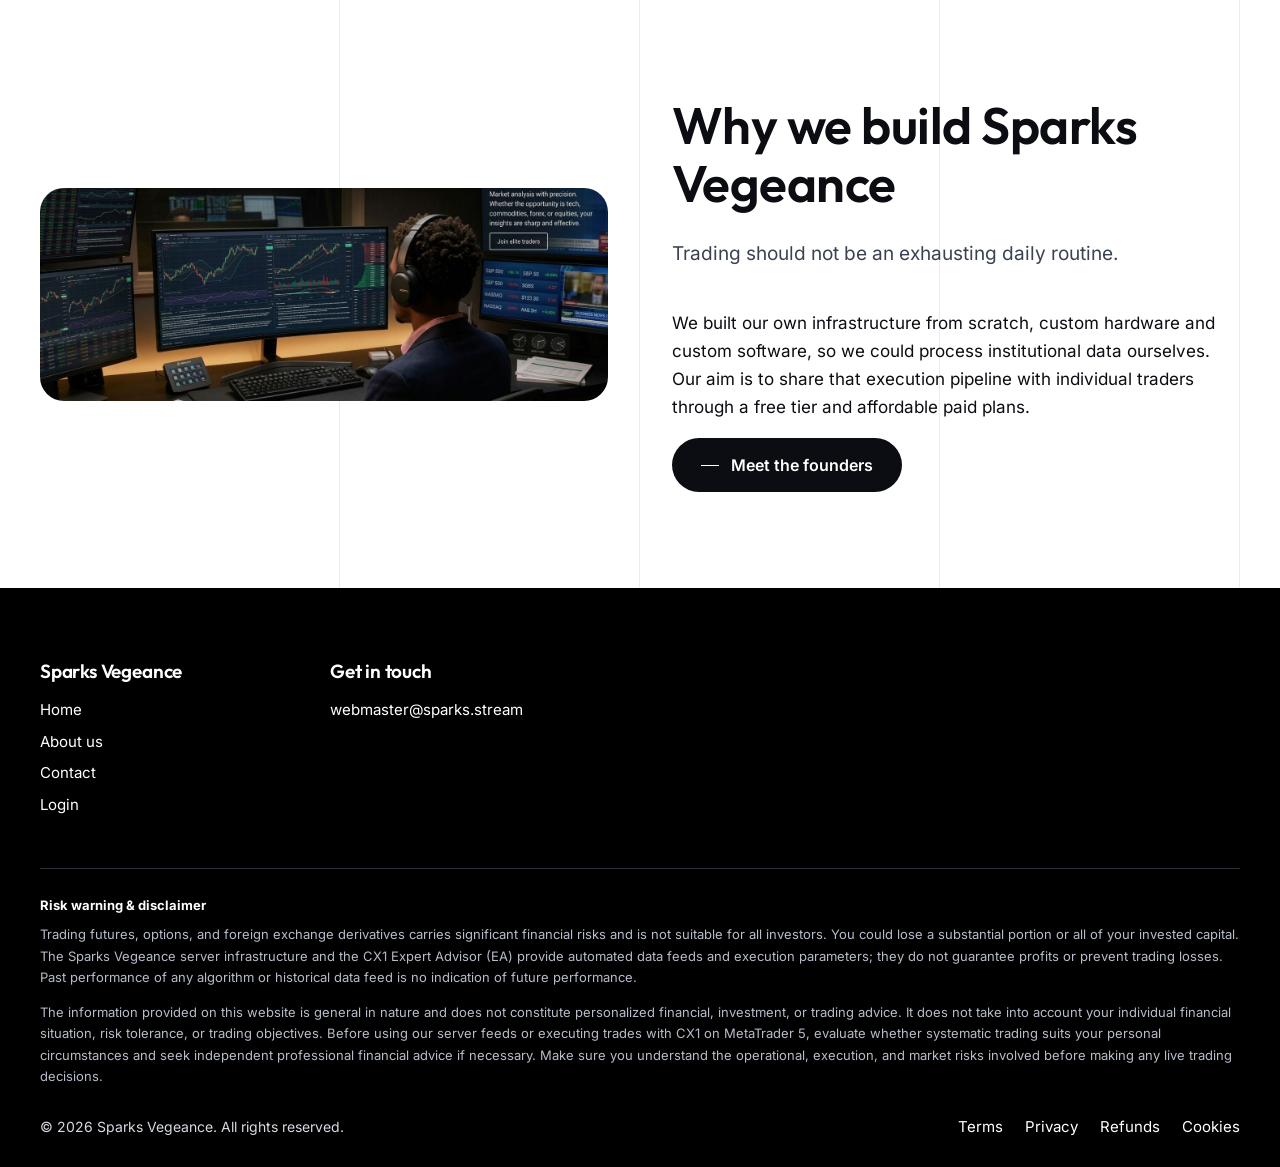
<file: philosophy.html>
<!doctype html>
<html lang="en">
<head>
<meta charset="utf-8">
<meta name="viewport" content="width=device-width,initial-scale=1">
<title>Philosophy and methodology: real data over broker noise | Sparks Vegeance</title>
<meta name="description" content="Sparks Vegeance builds on raw order flow, CBOE options flow and gamma exposure rather than CFD prices or lagging indicators. Read the five-stage methodology behind CX1.">
<meta name="robots" content="index,follow,max-image-preview:large">
<link rel="canonical" href="https://sparks.stream/philosophy.html">
<meta name="theme-color" content="#ffffff">
<link rel="icon" href="assets/img/favicon.svg" type="image/svg+xml">
<meta property="og:type" content="website">
<meta property="og:site_name" content="Sparks Vegeance">
<meta property="og:title" content="Philosophy and methodology: real data over broker noise | Sparks Vegeance">
<meta property="og:description" content="Sparks Vegeance builds on raw order flow, CBOE options flow and gamma exposure rather than CFD prices or lagging indicators. Read the five-stage methodology behind CX1.">
<meta property="og:url" content="https://sparks.stream/philosophy.html">
<meta property="og:image" content="https://sparks.stream/assets/img/og-image.jpg">
<meta property="og:image:width" content="1200">
<meta property="og:image:height" content="630">
<meta name="twitter:card" content="summary_large_image">
<meta name="twitter:title" content="Philosophy and methodology: real data over broker noise | Sparks Vegeance">
<meta name="twitter:description" content="Sparks Vegeance builds on raw order flow, CBOE options flow and gamma exposure rather than CFD prices or lagging indicators. Read the five-stage methodology behind CX1.">
<meta name="twitter:image" content="https://sparks.stream/assets/img/og-image.jpg">
<link rel="preload" href="assets/fonts/outfit-latin-wght-normal.woff2" as="font" type="font/woff2" crossorigin>
<link rel="preload" href="assets/fonts/inter-latin-wght-normal.woff2" as="font" type="font/woff2" crossorigin>
<link rel="stylesheet" href="assets/style.css">

<script type="application/ld+json">{"@context": "https://schema.org", "@type": "Organization", "@id": "https://sparks.stream/#org", "name": "Sparks Vegeance", "alternateName": "SPARKS", "url": "https://sparks.stream/", "logo": "https://sparks.stream/assets/img/favicon.svg", "email": "webmaster@sparks.stream", "description": "Sparks Vegeance is an independent trading technology and research project that builds the CX1 trade copier for MetaTrader 5."}</script>
<script type="application/ld+json">{"@context": "https://schema.org", "@type": "WebSite", "@id": "https://sparks.stream/#site", "url": "https://sparks.stream/", "name": "Sparks Vegeance", "publisher": {"@id": "https://sparks.stream/#org"}}</script>
<script type="application/ld+json">{"@context": "https://schema.org", "@type": "BreadcrumbList", "itemListElement": [{"@type": "ListItem", "position": 1, "name": "Home", "item": "https://sparks.stream/"}, {"@type": "ListItem", "position": 2, "name": "Philosophy", "item": "https://sparks.stream/philosophy.html"}]}</script>
</head>
<body>
<a class="skip" href="#main">Skip to content</a>
<header class="top dark"><div class="wrap bar">
<a class="logo" href="index.html" aria-label="Sparks Vegeance home"><svg viewBox="0 0 24 24" aria-hidden="true" focusable="false"><rect width="24" height="24" rx="6" fill="#081640"/><path d="M13 2 4 14h6l-1 8 9-12h-6l1-8z" fill="#19E3B1"/></svg><span>SPARKS VEGEANCE</span></a>
<nav class="nav" aria-label="Main"><ul><li><a href="index.html">Home</a></li><li><a href="about.html">About us</a></li><li><a href="contact.html">Contact</a></li></ul></nav>
<a class="pill" href="https://client.vegeance.online" rel="noopener">Login</a>
<details class="menu"><summary>Menu</summary><div class="menu-panel"><h3>Menu</h3><a href="index.html">Home</a><a href="about.html">About us</a><a href="contact.html">Contact</a><a class="cta" href="https://client.vegeance.online" rel="noopener">Login</a></div></details>
</div></header>
<main id="main">
<section class="page-hero photo"><div class="wrap">
<p class="crumb"><a href="index.html">Home</a> / Philosophy &amp; methodology</p>
<h1>Real data over broker noise</h1><p class="lead">A trading edge is built on authentic market data, not distorted price feeds or retail indicators.</p></div></section>
<section class="sec bg"><div class="wrap">
<div class="row"><div class="left"><h2>Our philosophy</h2></div>
<div><p style="font-size:19px">Unlike platforms that rely on off-exchange CFD brokers with arbitrary pricing, our architecture connects directly to centralized futures markets.</p>
<p>We reject lagging candlesticks and ungrounded technical indicators. Our philosophy is rooted in raw order flow, options flow and real-time Gamma Exposure (GEX) data, which lets us read the true intent and positioning of smart money.</p></div></div>
</div></section>

<section class="sec bg"><div class="wrap">
<div class="left"><h2>Methodology: edge and technology focused</h2><p class="sub">Five stages, in order, every time.</p></div>
<ol class="steps five">
<li><h3>Direct data ingestion</h3><p>Raw options positioning from the CBOE and real-time futures feeds stream into our in-house servers for analysis.</p></li>
<li><h3>Order flow and liquidity filtering</h3><p>Order flow engines such as Bookmap help filter spoofing, phantom liquidity and fakeouts, leaving genuine bid/ask delta and aggressive volume.</p></li>
<li><h3>Structural context</h3><p>Raw dynamics are checked against macro market structure so each setup fits a high-probability context before it triggers.</p></li>
<li><h3>Processing and CX1 routing</h3><p>When every condition matches, the core engine builds the entry and dispatches it to CX1 on MetaTrader 5.</p></li>
<li><h3>Low-latency execution</h3><p>The whole pipeline, from data extraction to the MT5 chart, completes in milliseconds on our own hardware.</p></li>
</ol></div></section>

<section class="sec bg"><div class="wrap">
<div class="row rev"><div class="left"><h2>Why we build Sparks Vegeance</h2>
<p class="sub" style="margin-inline:0">Trading should not be an exhausting daily routine.</p>
<p>We built our own infrastructure from scratch, custom hardware and custom software, so we could process institutional data ourselves. Our aim is to share that execution pipeline with individual traders through a free tier and affordable paid plans.</p>
<a class="btn dark dash" href="about.html">Meet the founders</a></div>
<img src="assets/img/trading-desk.jpg" width="1400" height="526" alt="A trader reviewing market charts on several monitors" loading="lazy"></div>
</div></section>

</main>
<footer class="foot"><div class="wrap">
<div class="fgrid">
<div><h4>Sparks Vegeance</h4><ul><li><a href="index.html">Home</a></li><li><a href="about.html">About us</a></li><li><a href="contact.html">Contact</a></li><li><a href="https://client.vegeance.online" rel="noopener">Login</a></li></ul></div>
<div><h4>Get in touch</h4><ul><li><a href="mailto:webmaster@sparks.stream">webmaster@sparks.stream</a></li></ul></div>
</div>
<div class="risk"><strong>Risk warning &amp; disclaimer</strong>
<p>Trading futures, options, and foreign exchange derivatives carries significant financial risks and is not suitable for all investors. You could lose a substantial portion or all of your invested capital. The Sparks Vegeance server infrastructure and the CX1 Expert Advisor (EA) provide automated data feeds and execution parameters; they do not guarantee profits or prevent trading losses. Past performance of any algorithm or historical data feed is no indication of future performance.</p>
<p>The information provided on this website is general in nature and does not constitute personalized financial, investment, or trading advice. It does not take into account your individual financial situation, risk tolerance, or trading objectives. Before using our server feeds or executing trades with CX1 on MetaTrader 5, evaluate whether systematic trading suits your personal circumstances and seek independent professional financial advice if necessary. Make sure you understand the operational, execution, and market risks involved before making any live trading decisions.</p></div>
<div class="legal"><span>&copy; 2026 Sparks Vegeance. All rights reserved.</span><ul><li><a href="terms.html">Terms</a></li><li><a href="privacy.html">Privacy</a></li><li><a href="refund.html">Refunds</a></li><li><a href="cookies.html">Cookies</a></li></ul></div>
</div></footer>
<script src="assets/count.js?v=2" defer></script>
</body>
</html>
</file>
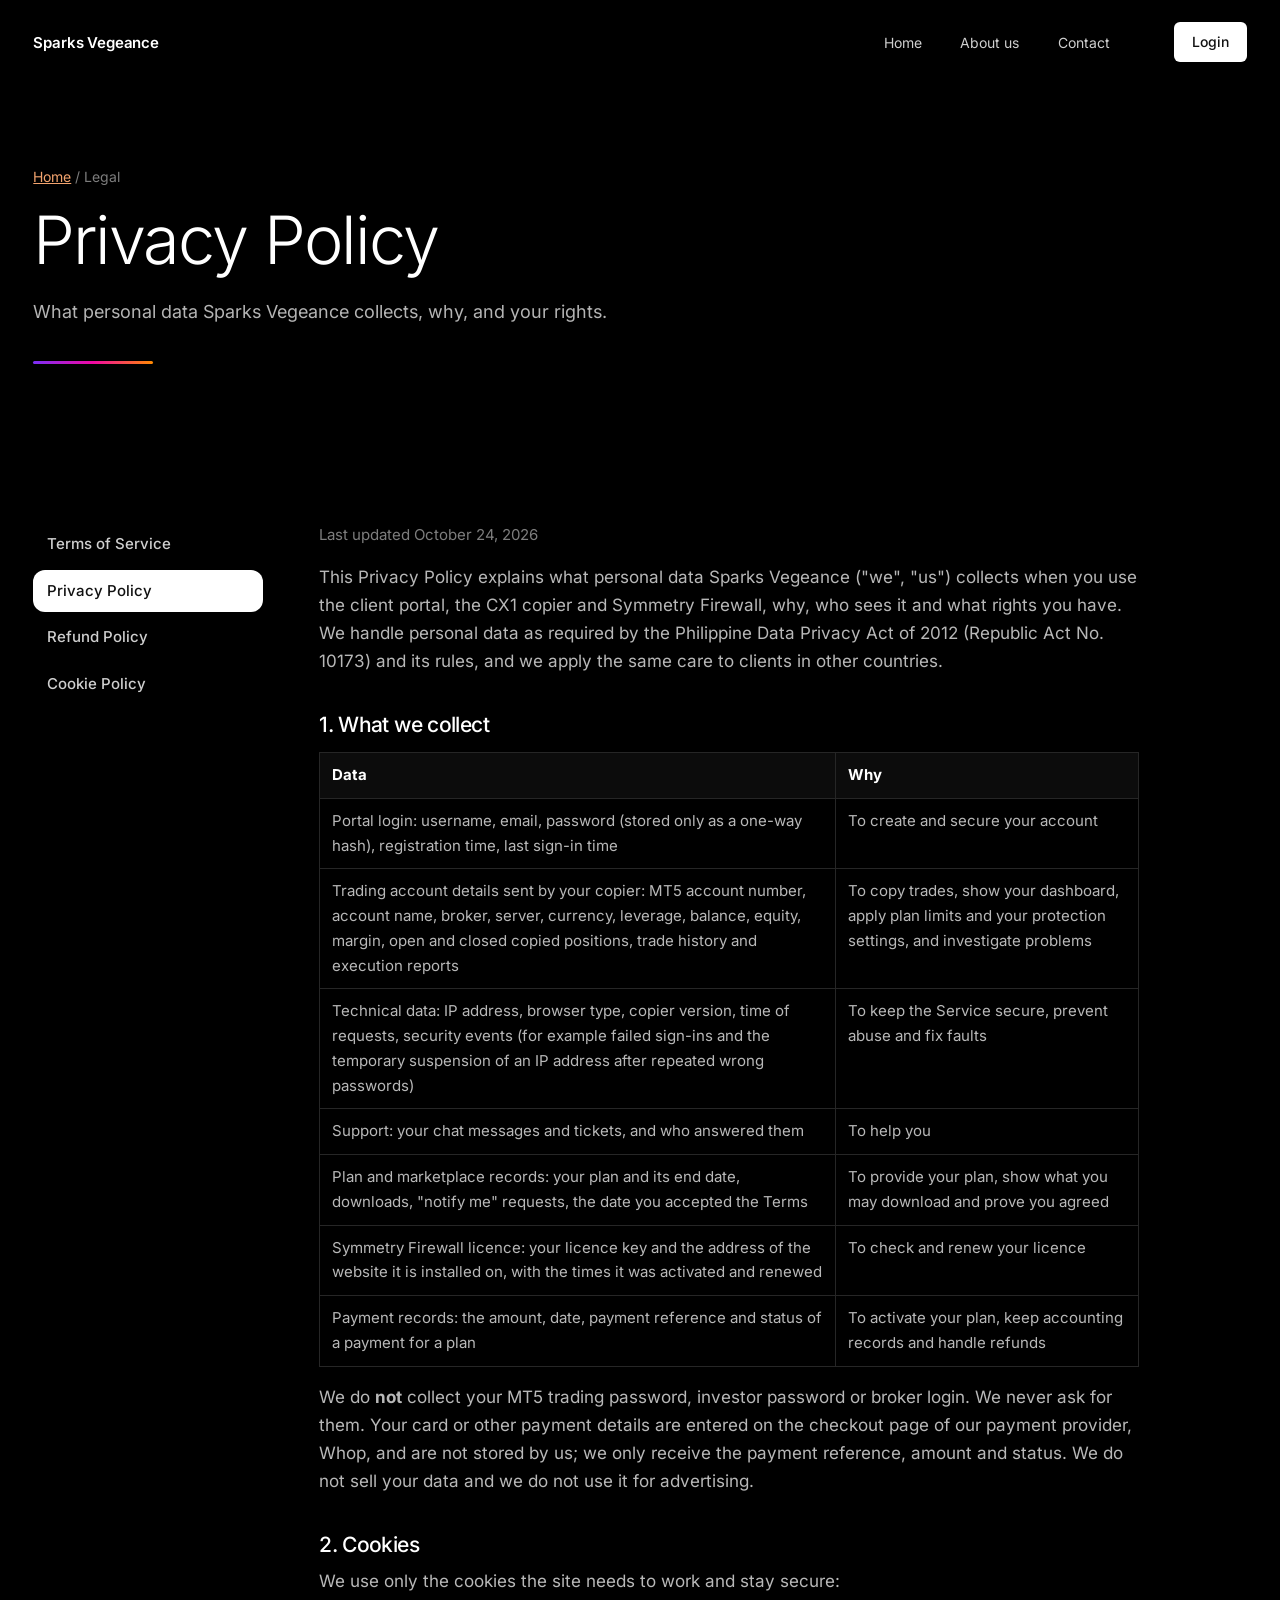
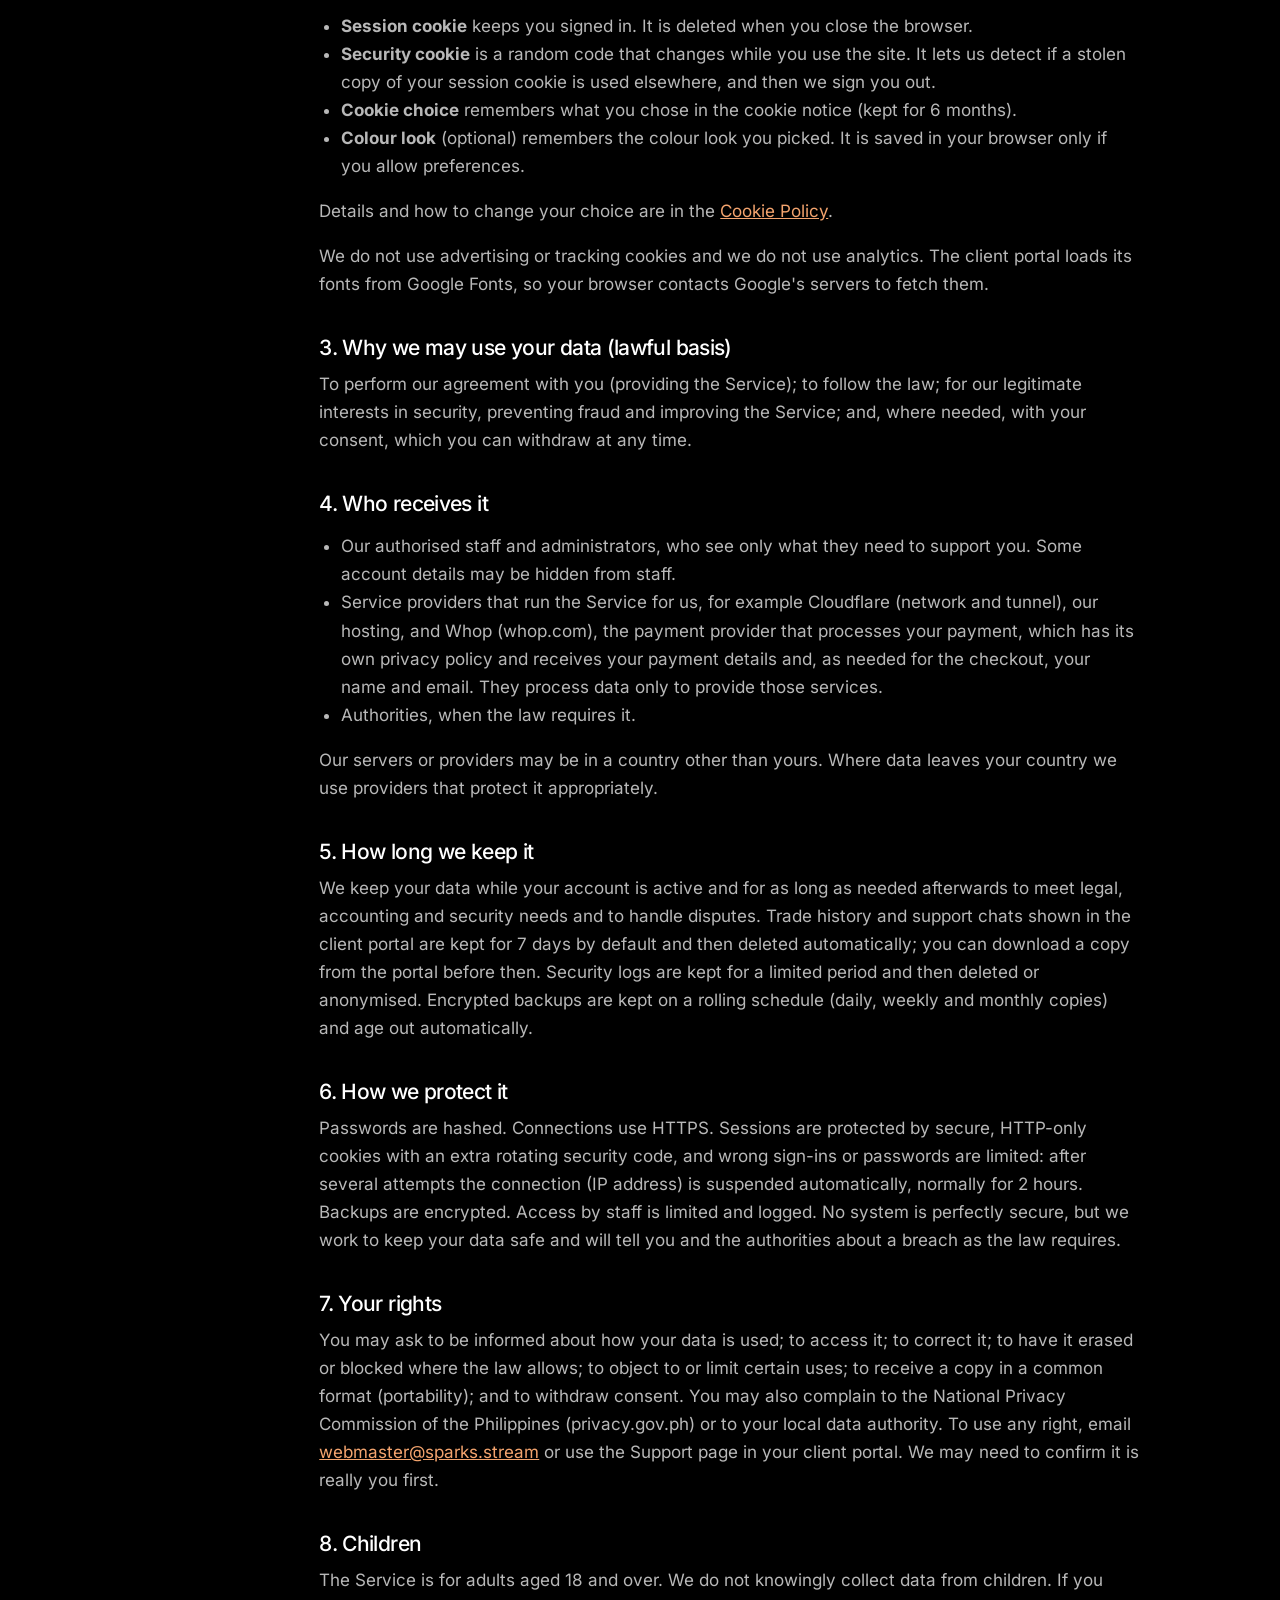
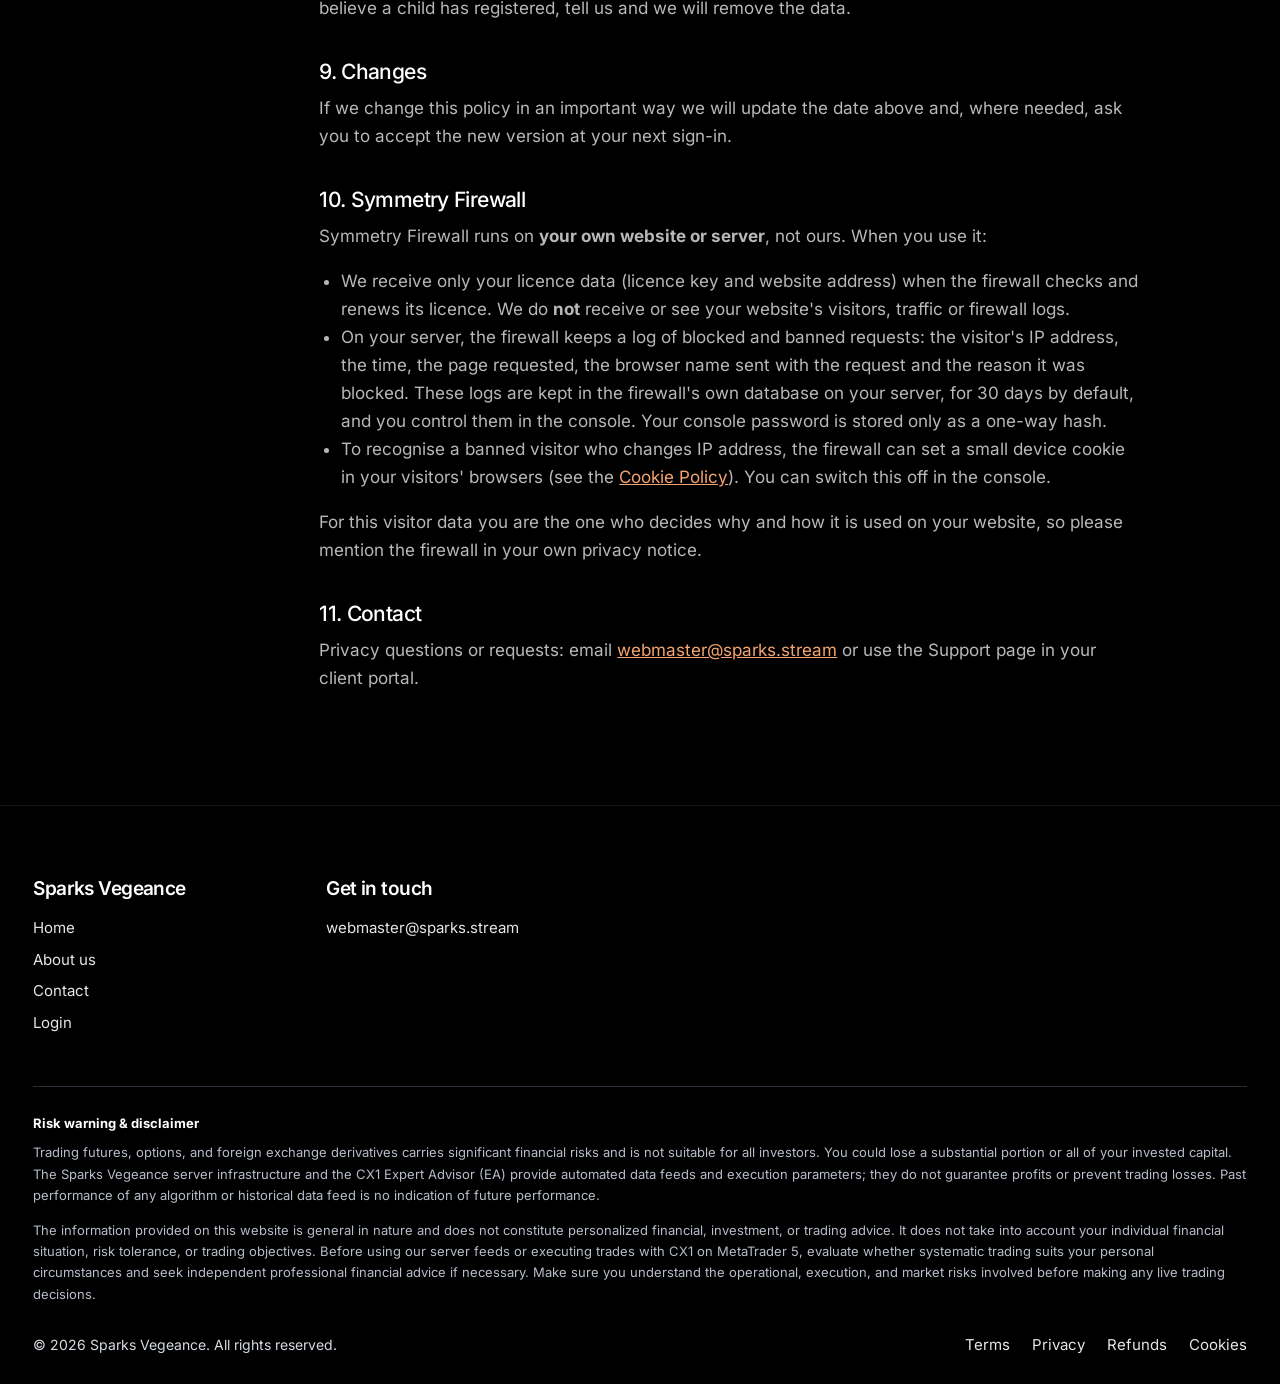
<file: privacy.html>
<!doctype html>
<html lang="en">
<head>
<meta charset="utf-8">
<meta name="viewport" content="width=device-width,initial-scale=1">
<title>Privacy Policy | Sparks Vegeance</title>
<meta name="description" content="What personal data Sparks Vegeance collects, why, and your rights.">
<meta name="robots" content="index,follow,max-image-preview:large">
<link rel="canonical" href="https://sparks.stream/privacy.html">
<meta name="theme-color" content="#000000">
<link rel="icon" href="assets/img/favicon.svg" type="image/svg+xml">
<meta property="og:type" content="website">
<meta property="og:site_name" content="Sparks Vegeance">
<meta property="og:title" content="Privacy Policy | Sparks Vegeance">
<meta property="og:description" content="What personal data Sparks Vegeance collects, why, and your rights.">
<meta property="og:url" content="https://sparks.stream/privacy.html">
<meta property="og:image" content="https://sparks.stream/assets/img/og-image.jpg">
<meta property="og:image:width" content="1200">
<meta property="og:image:height" content="630">
<meta name="twitter:card" content="summary_large_image">
<meta name="twitter:title" content="Privacy Policy | Sparks Vegeance">
<meta name="twitter:description" content="What personal data Sparks Vegeance collects, why, and your rights.">
<meta name="twitter:image" content="https://sparks.stream/assets/img/og-image.jpg">
<link rel="preload" href="assets/fonts/outfit-latin-wght-normal.woff2" as="font" type="font/woff2" crossorigin>
<link rel="preload" href="assets/fonts/inter-latin-wght-normal.woff2" as="font" type="font/woff2" crossorigin>
<link rel="stylesheet" href="assets/style.css">
<link rel="stylesheet" href="assets/home.css?v=12">
<link rel="stylesheet" href="assets/dark.css?v=5">

<script type="application/ld+json">{"@context": "https://schema.org", "@type": "Organization", "@id": "https://sparks.stream/#org", "name": "Sparks Vegeance", "alternateName": "SPARKS", "url": "https://sparks.stream/", "logo": "https://sparks.stream/assets/img/favicon.svg", "email": "webmaster@sparks.stream", "description": "Sparks Vegeance is an independent trading technology and research project that builds the CX1 trade copier for MetaTrader 5."}</script>
<script type="application/ld+json">{"@context": "https://schema.org", "@type": "WebSite", "@id": "https://sparks.stream/#site", "url": "https://sparks.stream/", "name": "Sparks Vegeance", "publisher": {"@id": "https://sparks.stream/#org"}}</script>
<script type="application/ld+json">{"@context": "https://schema.org", "@type": "BreadcrumbList", "itemListElement": [{"@type": "ListItem", "position": 1, "name": "Home", "item": "https://sparks.stream/"}, {"@type": "ListItem", "position": 2, "name": "Privacy Policy", "item": "https://sparks.stream/privacy.html"}]}</script>
<style>.foot .wrap{width:auto!important;max-width:none!important;margin:0!important;padding-inline:clamp(18px,2.6vw,36px)!important}</style>
</head>
<body class="dk">
<a class="skip" href="#main">Skip to content</a>
<div class="dk-bar"><header class="gx-top">
<a class="gx-brand" href="index.html" aria-label="Sparks Vegeance home">Sparks Vegeance</a>
<nav class="gx-nav" aria-label="Main"><ul><li><a href="index.html">Home</a></li><li><a href="about.html">About us</a></li><li><a href="contact.html">Contact</a></li></ul></nav>
<a class="gx-login" href="https://client.vegeance.online" rel="noopener">Login</a>
</header></div>
<main id="main">
<section class="page-hero"><div class="wrap">
<p class="crumb"><a href="index.html">Home</a> / Legal</p>
<h1>Privacy Policy</h1><p class="lead">What personal data Sparks Vegeance collects, why, and your rights.</p></div></section>
<section class="sec bg"><div class="wrap"><div class="doc-wrap"><nav class="doc-nav" aria-label="Legal documents"><a href="terms.html">Terms of Service</a><a href="privacy.html" aria-current=page>Privacy Policy</a><a href="refund.html">Refund Policy</a><a href="cookies.html">Cookie Policy</a></nav>
<article class="prose"><p class="lg-date">Last updated October 24, 2026</p>
<p>This Privacy Policy explains what personal data Sparks Vegeance ("we", "us") collects when you use the client portal, the CX1 copier and Symmetry Firewall, why, who sees it and what rights you have. We handle personal data as required by the Philippine Data Privacy Act of 2012 (Republic Act No. 10173) and its rules, and we apply the same care to clients in other countries.</p>

<h3>1. What we collect</h3>
<table class="lg-tbl">
<tr><th>Data</th><th>Why</th></tr>
<tr><td>Portal login: username, email, password (stored only as a one-way hash), registration time, last sign-in time</td><td>To create and secure your account</td></tr>
<tr><td>Trading account details sent by your copier: MT5 account number, account name, broker, server, currency, leverage, balance, equity, margin, open and closed copied positions, trade history and execution reports</td><td>To copy trades, show your dashboard, apply plan limits and your protection settings, and investigate problems</td></tr>
<tr><td>Technical data: IP address, browser type, copier version, time of requests, security events (for example failed sign-ins and the temporary suspension of an IP address after repeated wrong passwords)</td><td>To keep the Service secure, prevent abuse and fix faults</td></tr>
<tr><td>Support: your chat messages and tickets, and who answered them</td><td>To help you</td></tr>
<tr><td>Plan and marketplace records: your plan and its end date, downloads, "notify me" requests, the date you accepted the Terms</td><td>To provide your plan, show what you may download and prove you agreed</td></tr>
<tr><td>Symmetry Firewall licence: your licence key and the address of the website it is installed on, with the times it was activated and renewed</td><td>To check and renew your licence</td></tr>
<tr><td>Payment records: the amount, date, payment reference and status of a payment for a plan</td><td>To activate your plan, keep accounting records and handle refunds</td></tr>
</table>
<p>We do <b>not</b> collect your MT5 trading password, investor password or broker login. We never ask for them. Your card or other payment details are entered on the checkout page of our payment provider, Whop, and are not stored by us; we only receive the payment reference, amount and status. We do not sell your data and we do not use it for advertising.</p>

<h3>2. Cookies</h3>
<p>We use only the cookies the site needs to work and stay secure:</p>
<ul>
<li><b>Session cookie</b> keeps you signed in. It is deleted when you close the browser.</li>
<li><b>Security cookie</b> is a random code that changes while you use the site. It lets us detect if a stolen copy of your session cookie is used elsewhere, and then we sign you out.</li>
<li><b>Cookie choice</b> remembers what you chose in the cookie notice (kept for 6 months).</li>
<li><b>Colour look</b> (optional) remembers the colour look you picked. It is saved in your browser only if you allow preferences.</li>
</ul>
<p>Details and how to change your choice are in the <a href="cookies.html">Cookie Policy</a>.</p>
<p>We do not use advertising or tracking cookies and we do not use analytics. The client portal loads its fonts from Google Fonts, so your browser contacts Google's servers to fetch them.</p>

<h3>3. Why we may use your data (lawful basis)</h3>
<p>To perform our agreement with you (providing the Service); to follow the law; for our legitimate interests in security, preventing fraud and improving the Service; and, where needed, with your consent, which you can withdraw at any time.</p>

<h3>4. Who receives it</h3>
<ul>
<li>Our authorised staff and administrators, who see only what they need to support you. Some account details may be hidden from staff.</li>
<li>Service providers that run the Service for us, for example Cloudflare (network and tunnel), our hosting, and Whop (whop.com), the payment provider that processes your payment, which has its own privacy policy and receives your payment details and, as needed for the checkout, your name and email. They process data only to provide those services.</li>
<li>Authorities, when the law requires it.</li>
</ul>
<p>Our servers or providers may be in a country other than yours. Where data leaves your country we use providers that protect it appropriately.</p>

<h3>5. How long we keep it</h3>
<p>We keep your data while your account is active and for as long as needed afterwards to meet legal, accounting and security needs and to handle disputes. Trade history and support chats shown in the client portal are kept for 7 days by default and then deleted automatically; you can download a copy from the portal before then. Security logs are kept for a limited period and then deleted or anonymised. Encrypted backups are kept on a rolling schedule (daily, weekly and monthly copies) and age out automatically.</p>

<h3>6. How we protect it</h3>
<p>Passwords are hashed. Connections use HTTPS. Sessions are protected by secure, HTTP-only cookies with an extra rotating security code, and wrong sign-ins or passwords are limited: after several attempts the connection (IP address) is suspended automatically, normally for 2 hours. Backups are encrypted. Access by staff is limited and logged. No system is perfectly secure, but we work to keep your data safe and will tell you and the authorities about a breach as the law requires.</p>

<h3>7. Your rights</h3>
<p>You may ask to be informed about how your data is used; to access it; to correct it; to have it erased or blocked where the law allows; to object to or limit certain uses; to receive a copy in a common format (portability); and to withdraw consent. You may also complain to the National Privacy Commission of the Philippines (privacy.gov.ph) or to your local data authority. To use any right, email <a href="mailto:webmaster@sparks.stream">webmaster@sparks.stream</a> or use the Support page in your client portal. We may need to confirm it is really you first.</p>

<h3>8. Children</h3>
<p>The Service is for adults aged 18 and over. We do not knowingly collect data from children. If you believe a child has registered, tell us and we will remove the data.</p>

<h3>9. Changes</h3>
<p>If we change this policy in an important way we will update the date above and, where needed, ask you to accept the new version at your next sign-in.</p>

<h3>10. Symmetry Firewall</h3>
<p>Symmetry Firewall runs on <b>your own website or server</b>, not ours. When you use it:</p>
<ul>
<li>We receive only your licence data (licence key and website address) when the firewall checks and renews its licence. We do <b>not</b> receive or see your website's visitors, traffic or firewall logs.</li>
<li>On your server, the firewall keeps a log of blocked and banned requests: the visitor's IP address, the time, the page requested, the browser name sent with the request and the reason it was blocked. These logs are kept in the firewall's own database on your server, for 30 days by default, and you control them in the console. Your console password is stored only as a one-way hash.</li>
<li>To recognise a banned visitor who changes IP address, the firewall can set a small device cookie in your visitors' browsers (see the <a href="cookies.html">Cookie Policy</a>). You can switch this off in the console.</li>
</ul>
<p>For this visitor data you are the one who decides why and how it is used on your website, so please mention the firewall in your own privacy notice.</p>

<h3>11. Contact</h3>
<p>Privacy questions or requests: email <a href="mailto:webmaster@sparks.stream">webmaster@sparks.stream</a> or use the Support page in your client portal.</p></article></div></div></section>
</main>
<footer class="foot"><div class="wrap">
<div class="fgrid">
<div><h4>Sparks Vegeance</h4><ul><li><a href="index.html">Home</a></li><li><a href="about.html">About us</a></li><li><a href="contact.html">Contact</a></li><li><a href="https://client.vegeance.online" rel="noopener">Login</a></li></ul></div>
<div><h4>Get in touch</h4><ul><li><a href="mailto:webmaster@sparks.stream">webmaster@sparks.stream</a></li></ul></div>
</div>
<div class="risk"><strong>Risk warning &amp; disclaimer</strong>
<p>Trading futures, options, and foreign exchange derivatives carries significant financial risks and is not suitable for all investors. You could lose a substantial portion or all of your invested capital. The Sparks Vegeance server infrastructure and the CX1 Expert Advisor (EA) provide automated data feeds and execution parameters; they do not guarantee profits or prevent trading losses. Past performance of any algorithm or historical data feed is no indication of future performance.</p>
<p>The information provided on this website is general in nature and does not constitute personalized financial, investment, or trading advice. It does not take into account your individual financial situation, risk tolerance, or trading objectives. Before using our server feeds or executing trades with CX1 on MetaTrader 5, evaluate whether systematic trading suits your personal circumstances and seek independent professional financial advice if necessary. Make sure you understand the operational, execution, and market risks involved before making any live trading decisions.</p></div>
<div class="legal"><span>&copy; 2026 Sparks Vegeance. All rights reserved.</span><ul><li><a href="terms.html">Terms</a></li><li><a href="privacy.html">Privacy</a></li><li><a href="refund.html">Refunds</a></li><li><a href="cookies.html">Cookies</a></li></ul></div>
</div></footer>
<script src="assets/count.js?v=2" defer></script>
</body>
</html>
</file>
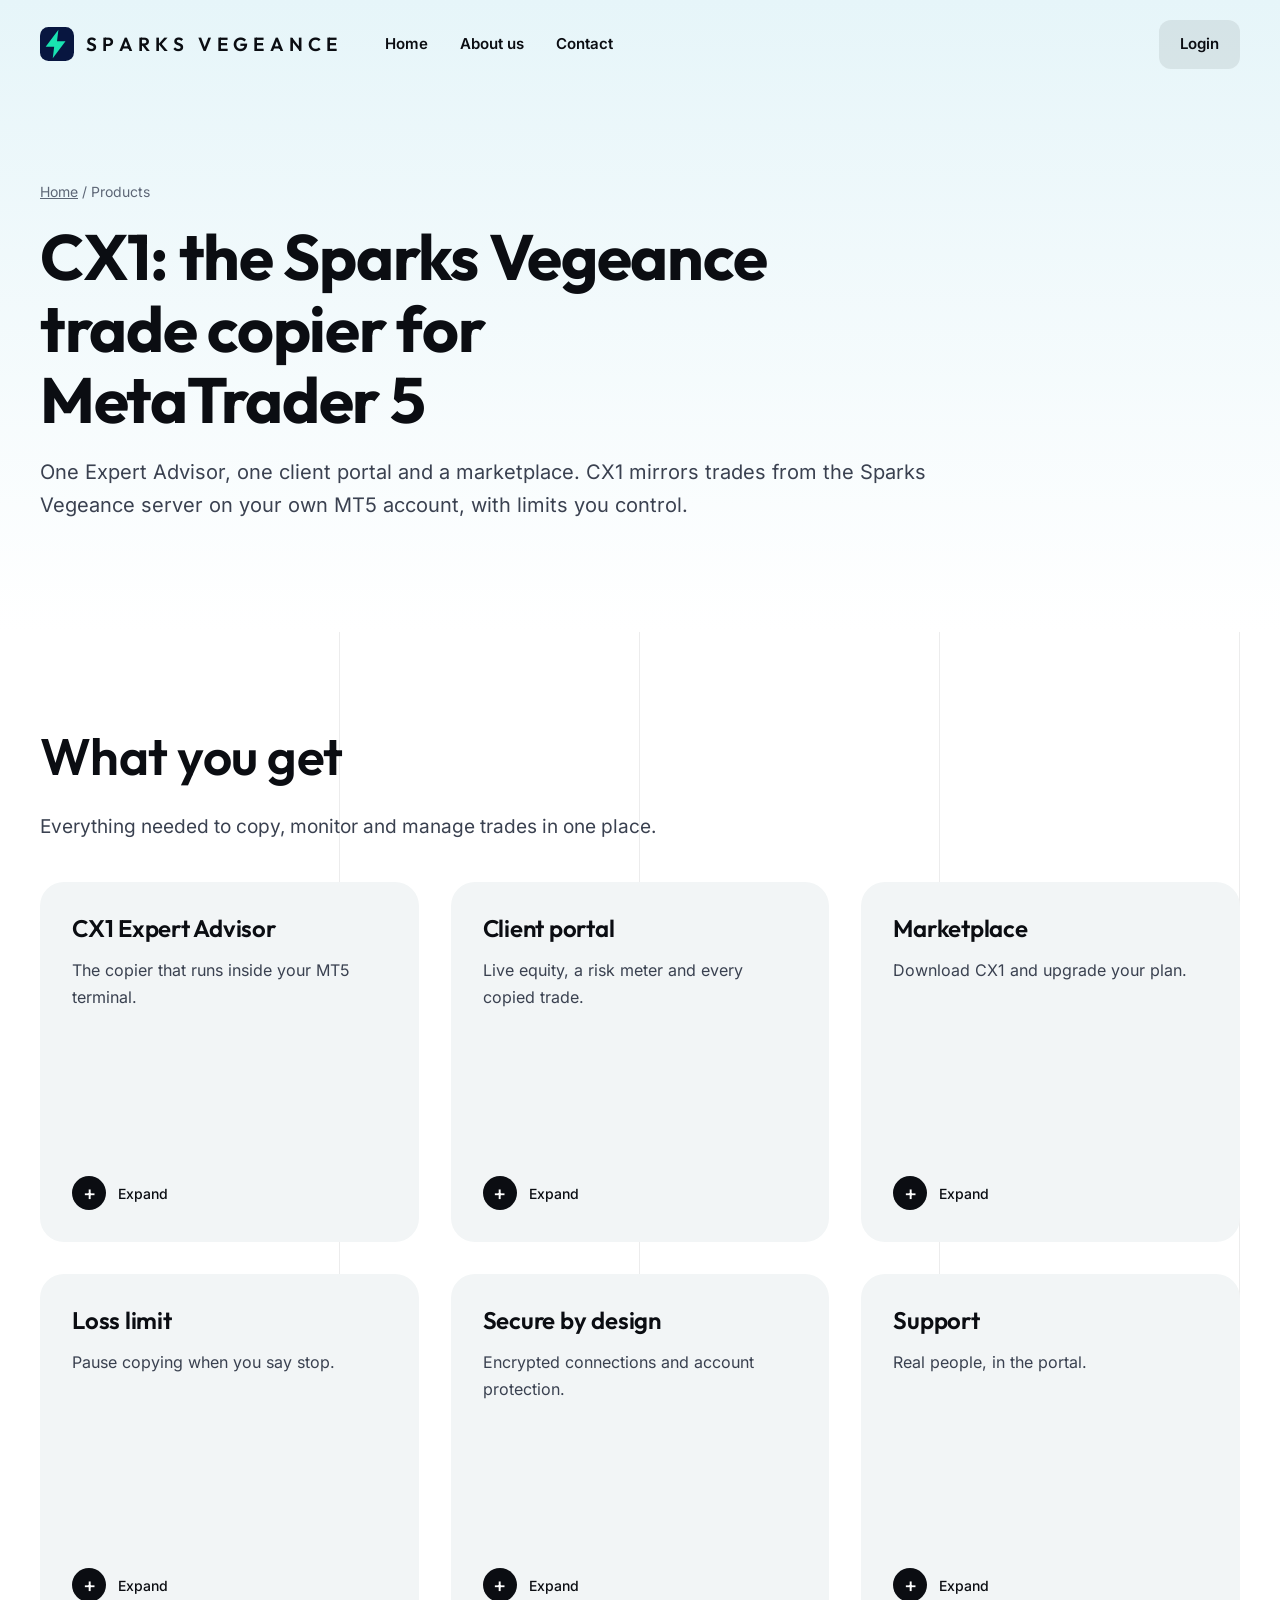
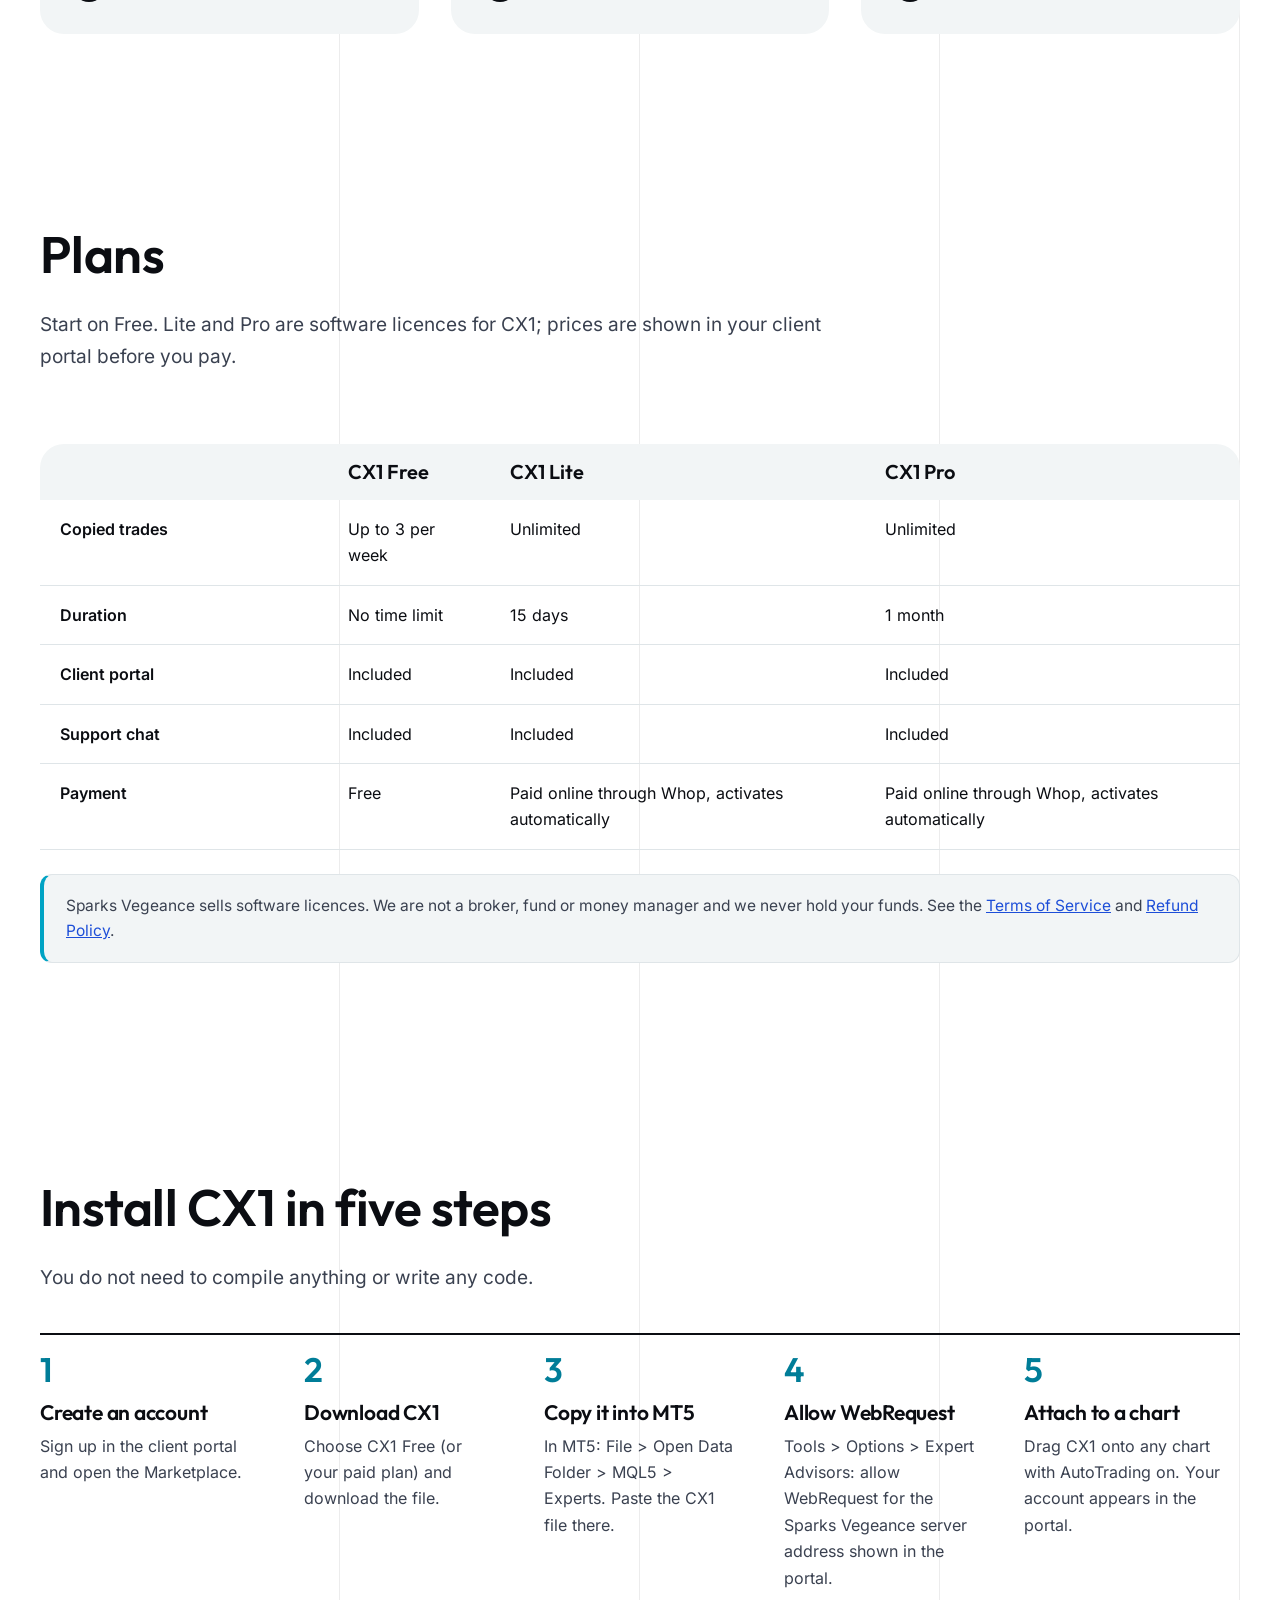
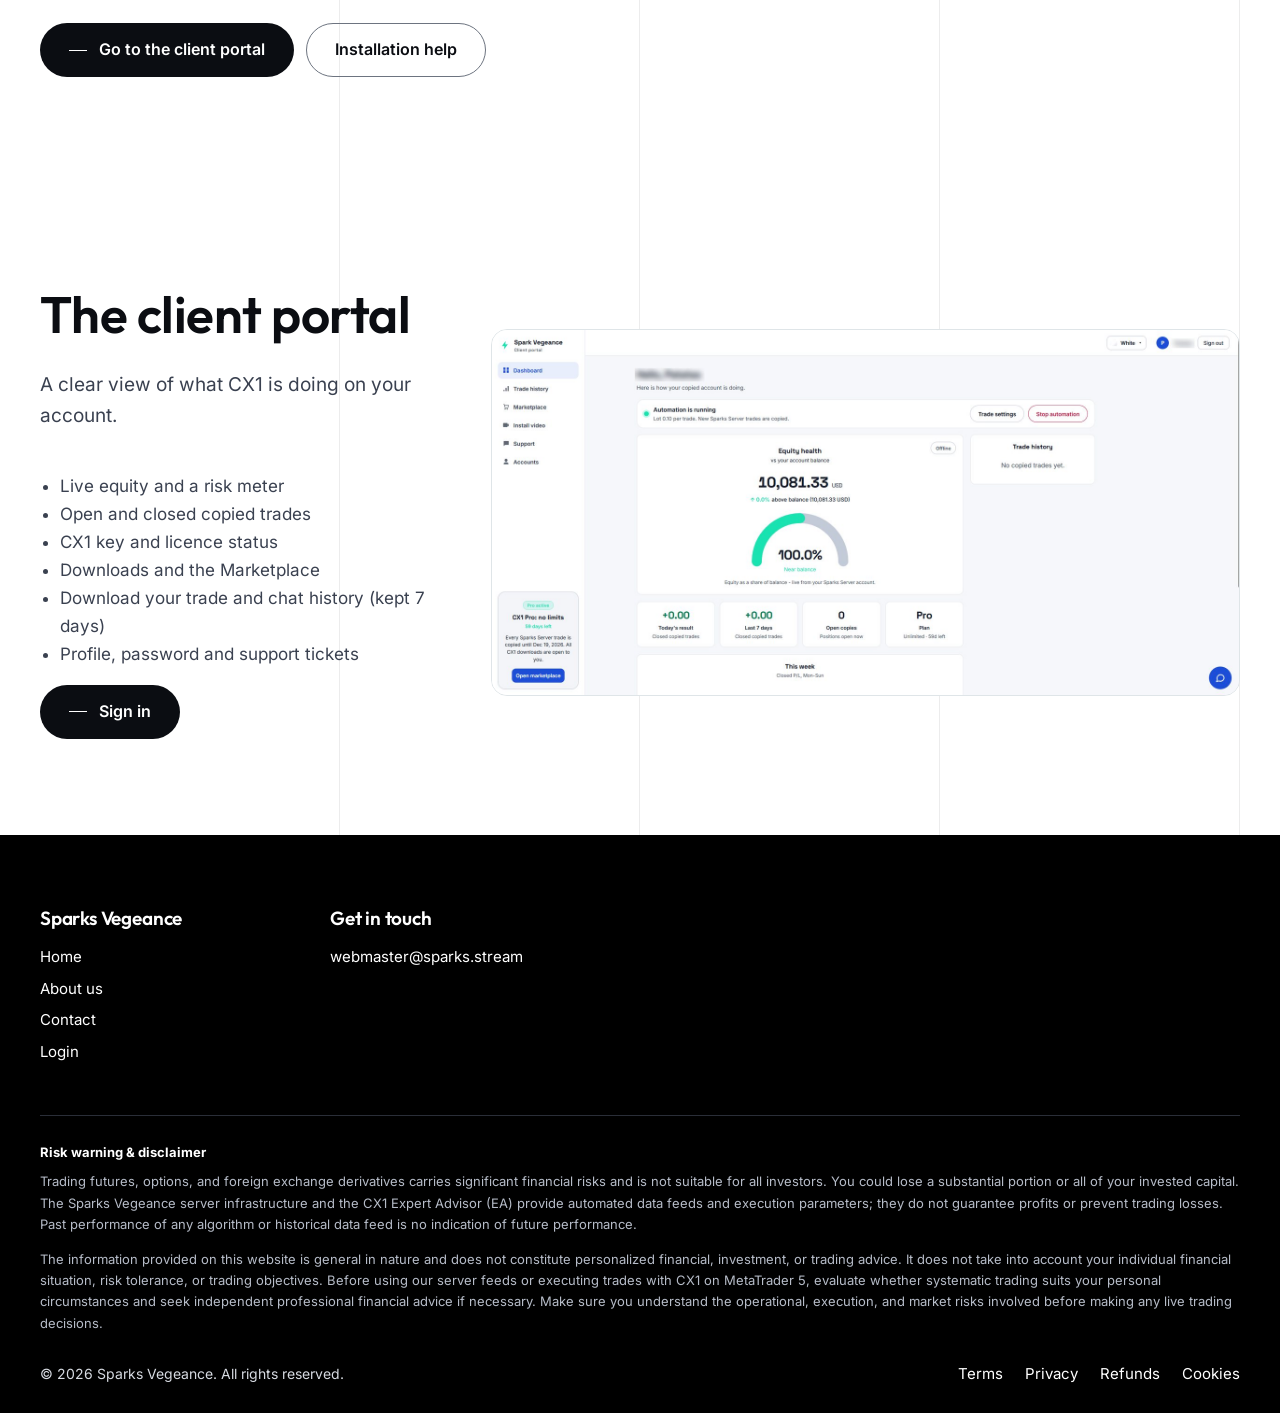
<file: products.html>
<!doctype html>
<html lang="en">
<head>
<meta charset="utf-8">
<meta name="viewport" content="width=device-width,initial-scale=1">
<title>CX1 trade copier for MT5: plans, features and install guide | Sparks Vegeance</title>
<meta name="description" content="CX1 copies trades from the Sparks Vegeance server to your MetaTrader 5 account. Compare CX1 Free, Lite and Pro, see the client portal and follow the five-step install guide.">
<meta name="robots" content="index,follow,max-image-preview:large">
<link rel="canonical" href="https://sparks.stream/products.html">
<meta name="theme-color" content="#ffffff">
<link rel="icon" href="assets/img/favicon.svg" type="image/svg+xml">
<meta property="og:type" content="website">
<meta property="og:site_name" content="Sparks Vegeance">
<meta property="og:title" content="CX1 trade copier for MT5: plans, features and install guide | Sparks Vegeance">
<meta property="og:description" content="CX1 copies trades from the Sparks Vegeance server to your MetaTrader 5 account. Compare CX1 Free, Lite and Pro, see the client portal and follow the five-step install guide.">
<meta property="og:url" content="https://sparks.stream/products.html">
<meta property="og:image" content="https://sparks.stream/assets/img/og-image.jpg">
<meta property="og:image:width" content="1200">
<meta property="og:image:height" content="630">
<meta name="twitter:card" content="summary_large_image">
<meta name="twitter:title" content="CX1 trade copier for MT5: plans, features and install guide | Sparks Vegeance">
<meta name="twitter:description" content="CX1 copies trades from the Sparks Vegeance server to your MetaTrader 5 account. Compare CX1 Free, Lite and Pro, see the client portal and follow the five-step install guide.">
<meta name="twitter:image" content="https://sparks.stream/assets/img/og-image.jpg">
<link rel="preload" href="assets/fonts/outfit-latin-wght-normal.woff2" as="font" type="font/woff2" crossorigin>
<link rel="preload" href="assets/fonts/inter-latin-wght-normal.woff2" as="font" type="font/woff2" crossorigin>
<link rel="stylesheet" href="assets/style.css">

<script type="application/ld+json">{"@context": "https://schema.org", "@type": "Organization", "@id": "https://sparks.stream/#org", "name": "Sparks Vegeance", "alternateName": "SPARKS", "url": "https://sparks.stream/", "logo": "https://sparks.stream/assets/img/favicon.svg", "email": "webmaster@sparks.stream", "description": "Sparks Vegeance is an independent trading technology and research project that builds the CX1 trade copier for MetaTrader 5."}</script>
<script type="application/ld+json">{"@context": "https://schema.org", "@type": "WebSite", "@id": "https://sparks.stream/#site", "url": "https://sparks.stream/", "name": "Sparks Vegeance", "publisher": {"@id": "https://sparks.stream/#org"}}</script>
<script type="application/ld+json">{"@context": "https://schema.org", "@type": "BreadcrumbList", "itemListElement": [{"@type": "ListItem", "position": 1, "name": "Home", "item": "https://sparks.stream/"}, {"@type": "ListItem", "position": 2, "name": "Products", "item": "https://sparks.stream/products.html"}]}</script>
<script type="application/ld+json">{"@context": "https://schema.org", "@type": "SoftwareApplication", "name": "CX1", "applicationCategory": "FinanceApplication", "operatingSystem": "Windows (MetaTrader 5)", "url": "https://sparks.stream/products.html", "description": "MT5 Expert Advisor that mirrors trades from the Sparks Vegeance server. Plans: CX1 Free (3 trades per week), CX1 Lite (15 days unlimited), CX1 Pro (1 month unlimited).", "publisher": {"@id": "https://sparks.stream/#org"}, "offers": {"@type": "Offer", "price": "0", "priceCurrency": "USD", "name": "CX1 Free"}}</script>
</head>
<body>
<a class="skip" href="#main">Skip to content</a>
<header class="top"><div class="wrap bar">
<a class="logo" href="index.html" aria-label="Sparks Vegeance home"><svg viewBox="0 0 24 24" aria-hidden="true" focusable="false"><rect width="24" height="24" rx="6" fill="#081640"/><path d="M13 2 4 14h6l-1 8 9-12h-6l1-8z" fill="#19E3B1"/></svg><span>SPARKS VEGEANCE</span></a>
<nav class="nav" aria-label="Main"><ul><li><a href="index.html">Home</a></li><li><a href="about.html">About us</a></li><li><a href="contact.html">Contact</a></li></ul></nav>
<a class="pill" href="https://client.vegeance.online" rel="noopener">Login</a>
<details class="menu"><summary>Menu</summary><div class="menu-panel"><h3>Menu</h3><a href="index.html">Home</a><a href="about.html">About us</a><a href="contact.html">Contact</a><a class="cta" href="https://client.vegeance.online" rel="noopener">Login</a></div></details>
</div></header>
<main id="main">
<section class="page-hero"><div class="wrap">
<p class="crumb"><a href="index.html">Home</a> / Products</p>
<h1>CX1: the Sparks Vegeance trade copier for MetaTrader 5</h1><p class="lead">One Expert Advisor, one client portal and a marketplace. CX1 mirrors trades from the Sparks Vegeance server on your own MT5 account, with limits you control.</p></div></section>
<section class="sec bg"><div class="wrap">
<div class="left"><h2>What you get</h2><p class="sub">Everything needed to copy, monitor and manage trades in one place.</p></div>
<div class="cards">
<details class="card"><summary><h3>CX1 Expert Advisor</h3><p>The copier that runs inside your MT5 terminal.</p><span class="tog"><i></i>Expand</span></summary><div class="body"><p>CX1 receives execution parameters from the Sparks Vegeance server and opens, modifies and closes the matching positions on your account. It only needs an internet connection and your MT5 account number.</p><ul><li>Runs on your PC or VPS</li><li>Key issued automatically, you never type it</li><li>Order settings follow MetaTrader 5's own functions</li></ul></div></details>
<details class="card"><summary><h3>Client portal</h3><p>Live equity, a risk meter and every copied trade.</p><span class="tog"><i></i>Expand</span></summary><div class="body"><p>Sign in to see your account equity, open positions, your copied trade history and your plan status. Download your records, chat with support and manage your profile and password.</p><ul><li>Light and dark colour looks</li><li>Trade history and chat export</li><li>Built-in support chat</li></ul></div></details>
<details class="card"><summary><h3>Marketplace</h3><p>Download CX1 and upgrade your plan.</p><span class="tog"><i></i>Expand</span></summary><div class="body"><p>The Marketplace lists the CX1 files and what each plan needs. Paid plans activate automatically after payment is confirmed, with no manual approval.</p></div></details>
<details class="card"><summary><h3>Loss limit</h3><p>Pause copying when you say stop.</p><span class="tog"><i></i>Expand</span></summary><div class="body"><p>Set a maximum loss and CX1 stops copying new trades once it is reached, so one bad day cannot run unattended.</p></div></details>
<details class="card"><summary><h3>Secure by design</h3><p>Encrypted connections and account protection.</p><span class="tog"><i></i>Expand</span></summary><div class="body"><p>Sign-ins are rate limited, suspicious addresses are suspended, and your trading data is only visible to you and to support staff you contact.</p></div></details>
<details class="card"><summary><h3>Support</h3><p>Real people, in the portal.</p><span class="tog"><i></i>Expand</span></summary><div class="body"><p>Ask a question from the Support page in the portal. If you have not linked an MT5 account yet you can still reach our team.</p></div></details>
</div>
</div></section>

<section class="sec bg" id="plans"><div class="wrap">
<div class="left"><h2>Plans</h2><p class="sub">Start on Free. Lite and Pro are software licences for CX1; prices are shown in your client portal before you pay.</p></div>
<div class="tblwrap"><table class="tbl">
<thead><tr><th scope="col">&nbsp;</th><th scope="col">CX1 Free</th><th scope="col">CX1 Lite</th><th scope="col">CX1 Pro</th></tr></thead>
<tbody>
<tr><th scope="row">Copied trades</th><td>Up to 3 per week</td><td>Unlimited</td><td>Unlimited</td></tr>
<tr><th scope="row">Duration</th><td>No time limit</td><td>15 days</td><td>1 month</td></tr>
<tr><th scope="row">Client portal</th><td>Included</td><td>Included</td><td>Included</td></tr>
<tr><th scope="row">Support chat</th><td>Included</td><td>Included</td><td>Included</td></tr>
<tr><th scope="row">Payment</th><td>Free</td><td>Paid online through Whop, activates automatically</td><td>Paid online through Whop, activates automatically</td></tr>
</tbody></table></div>
<p class="note">Sparks Vegeance sells software licences. We are not a broker, fund or money manager and we never hold your funds. See the <a href="terms.html">Terms of Service</a> and <a href="refund.html">Refund Policy</a>.</p>
</div></section>

<section class="sec bg" id="install"><div class="wrap">
<div class="left"><h2>Install CX1 in five steps</h2><p class="sub">You do not need to compile anything or write any code.</p></div>
<ol class="steps five">
<li><h3>Create an account</h3><p>Sign up in the client portal and open the Marketplace.</p></li>
<li><h3>Download CX1</h3><p>Choose CX1 Free (or your paid plan) and download the file.</p></li>
<li><h3>Copy it into MT5</h3><p>In MT5: File &gt; Open Data Folder &gt; MQL5 &gt; Experts. Paste the CX1 file there.</p></li>
<li><h3>Allow WebRequest</h3><p>Tools &gt; Options &gt; Expert Advisors: allow WebRequest for the Sparks Vegeance server address shown in the portal.</p></li>
<li><h3>Attach to a chart</h3><p>Drag CX1 onto any chart with AutoTrading on. Your account appears in the portal.</p></li>
</ol>
<p style="margin-top:32px"><span class="btns"><a class="btn dark dash" href="https://client.vegeance.online" rel="noopener">Go to the client portal</a><a class="btn line" href="support.html">Installation help</a></span></p>
</div></section>

<section class="sec bg" id="portal"><div class="wrap">
<div class="row wide"><div class="left"><h2>The client portal</h2>
<p class="sub" style="margin-inline:0">A clear view of what CX1 is doing on your account.</p>
<ul style="color:var(--ink2);padding-left:20px"><li>Live equity and a risk meter</li><li>Open and closed copied trades</li><li>CX1 key and licence status</li><li>Downloads and the Marketplace</li><li>Download your trade and chat history (kept 7 days)</li><li>Profile, password and support tickets</li></ul>
<a class="btn dark dash" href="https://client.vegeance.online" rel="noopener">Sign in</a></div>
<img class="shot" src="assets/img/client-portal.jpg" width="1600" height="782" alt="The Sparks Vegeance client portal dashboard showing equity health, copied trades and plan status" loading="lazy"></div>
</div></section>

</main>
<footer class="foot"><div class="wrap">
<div class="fgrid">
<div><h4>Sparks Vegeance</h4><ul><li><a href="index.html">Home</a></li><li><a href="about.html">About us</a></li><li><a href="contact.html">Contact</a></li><li><a href="https://client.vegeance.online" rel="noopener">Login</a></li></ul></div>
<div><h4>Get in touch</h4><ul><li><a href="mailto:webmaster@sparks.stream">webmaster@sparks.stream</a></li></ul></div>
</div>
<div class="risk"><strong>Risk warning &amp; disclaimer</strong>
<p>Trading futures, options, and foreign exchange derivatives carries significant financial risks and is not suitable for all investors. You could lose a substantial portion or all of your invested capital. The Sparks Vegeance server infrastructure and the CX1 Expert Advisor (EA) provide automated data feeds and execution parameters; they do not guarantee profits or prevent trading losses. Past performance of any algorithm or historical data feed is no indication of future performance.</p>
<p>The information provided on this website is general in nature and does not constitute personalized financial, investment, or trading advice. It does not take into account your individual financial situation, risk tolerance, or trading objectives. Before using our server feeds or executing trades with CX1 on MetaTrader 5, evaluate whether systematic trading suits your personal circumstances and seek independent professional financial advice if necessary. Make sure you understand the operational, execution, and market risks involved before making any live trading decisions.</p></div>
<div class="legal"><span>&copy; 2026 Sparks Vegeance. All rights reserved.</span><ul><li><a href="terms.html">Terms</a></li><li><a href="privacy.html">Privacy</a></li><li><a href="refund.html">Refunds</a></li><li><a href="cookies.html">Cookies</a></li></ul></div>
</div></footer>
<script src="assets/count.js?v=2" defer></script>
</body>
</html>
</file>
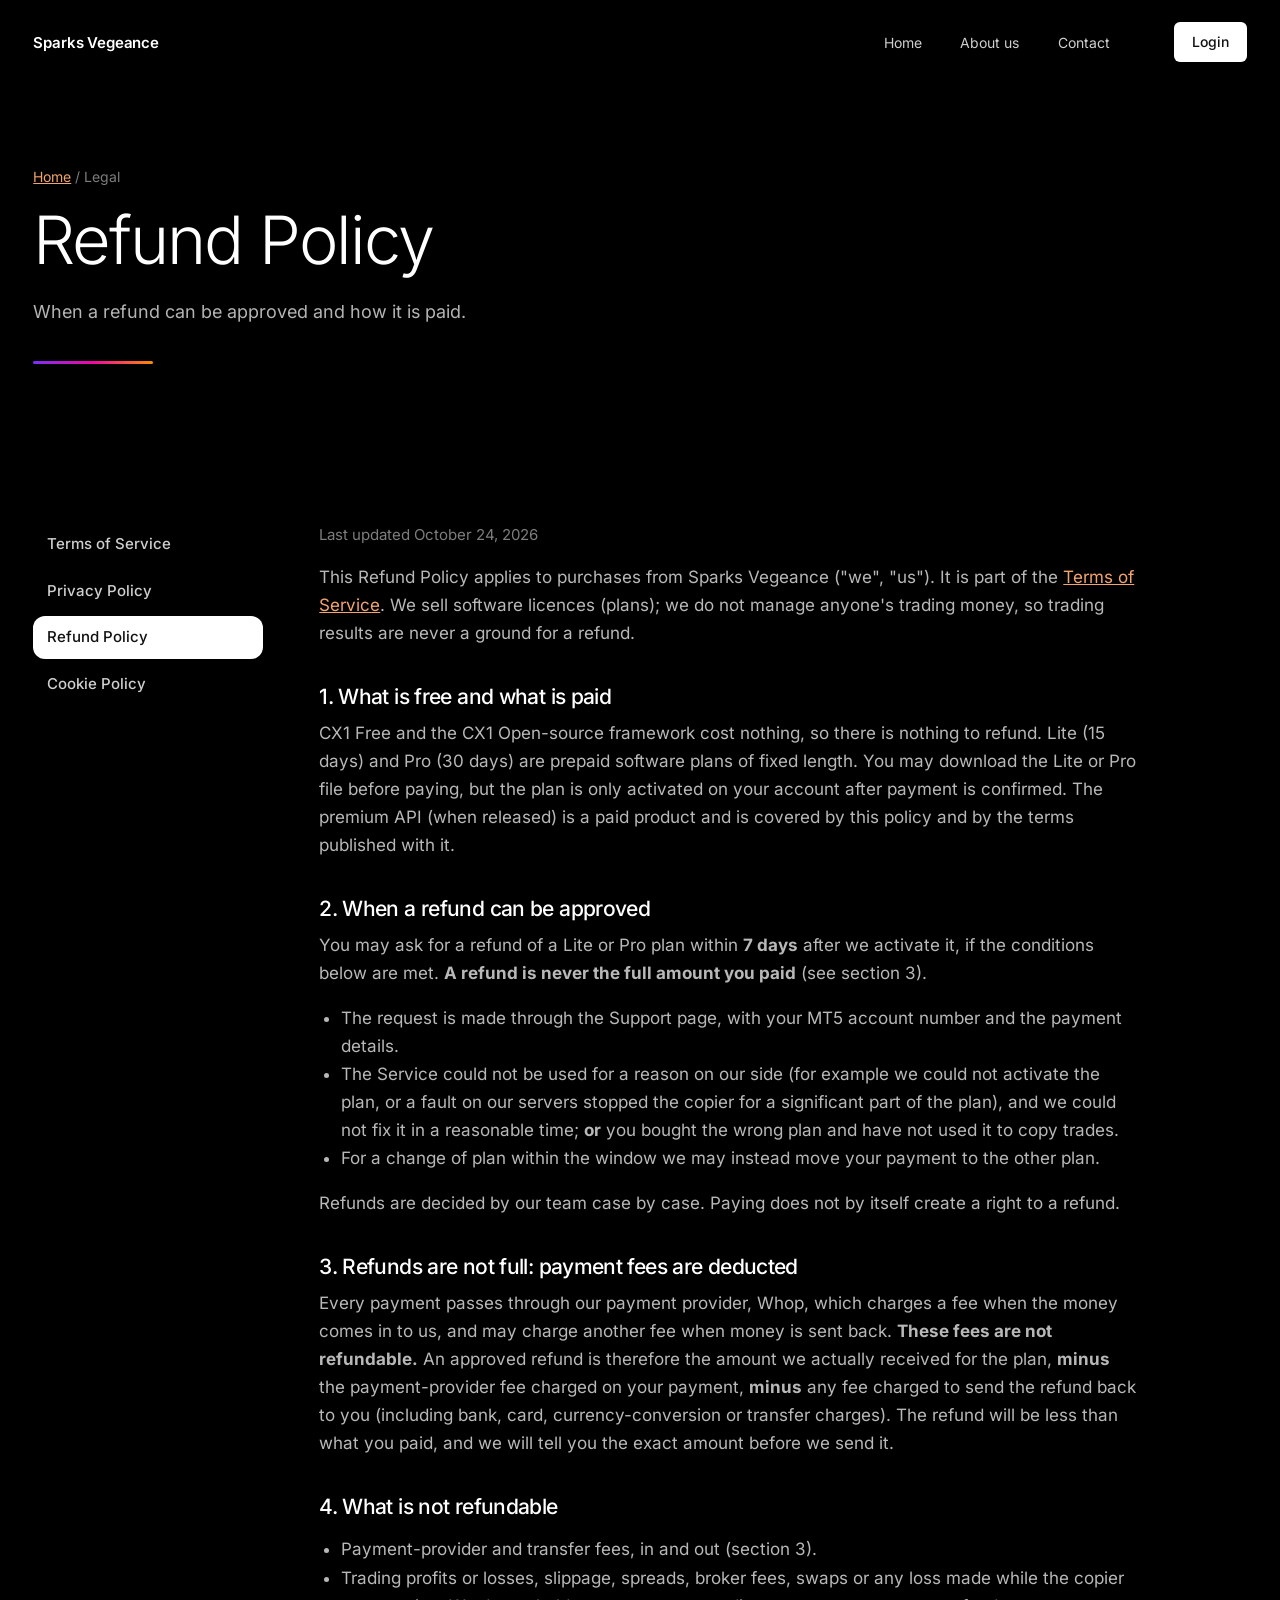
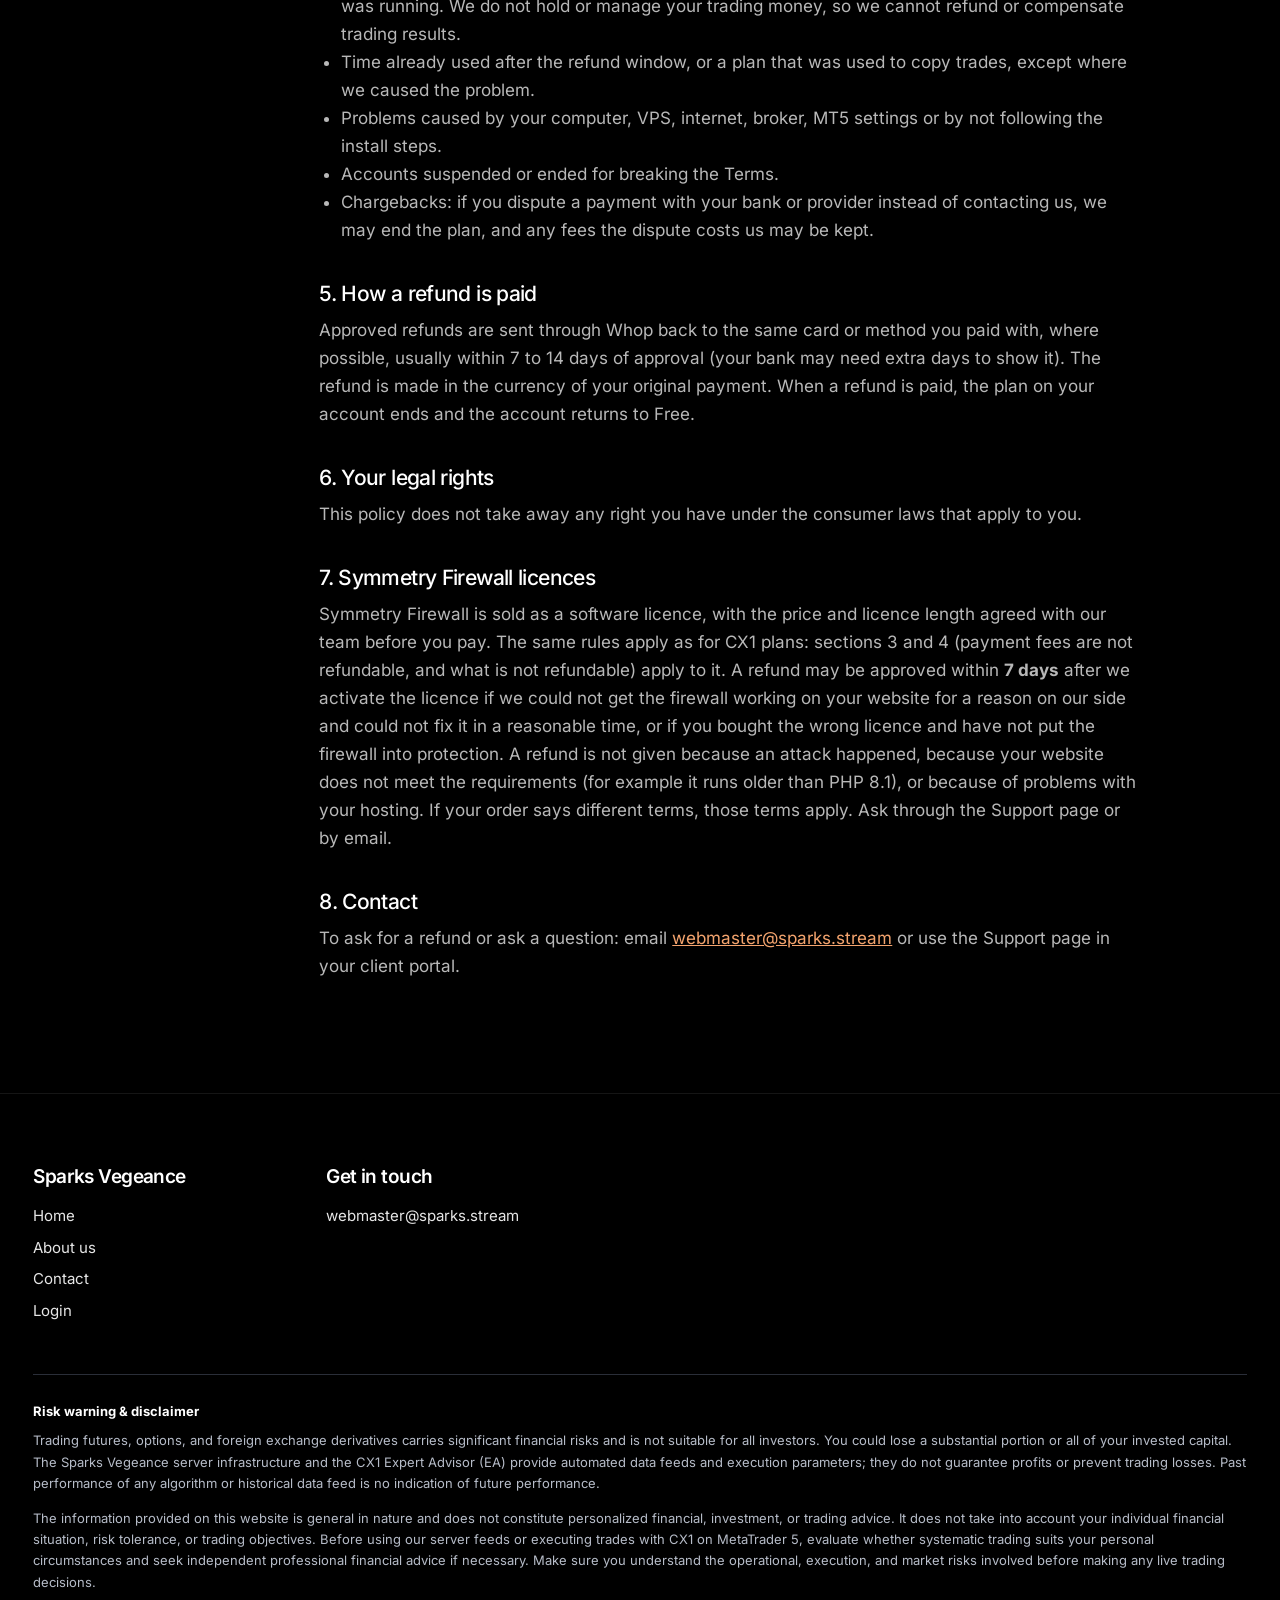
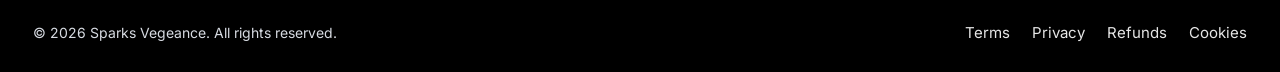
<file: refund.html>
<!doctype html>
<html lang="en">
<head>
<meta charset="utf-8">
<meta name="viewport" content="width=device-width,initial-scale=1">
<title>Refund Policy | Sparks Vegeance</title>
<meta name="description" content="When a refund can be approved and how it is paid.">
<meta name="robots" content="index,follow,max-image-preview:large">
<link rel="canonical" href="https://sparks.stream/refund.html">
<meta name="theme-color" content="#000000">
<link rel="icon" href="assets/img/favicon.svg" type="image/svg+xml">
<meta property="og:type" content="website">
<meta property="og:site_name" content="Sparks Vegeance">
<meta property="og:title" content="Refund Policy | Sparks Vegeance">
<meta property="og:description" content="When a refund can be approved and how it is paid.">
<meta property="og:url" content="https://sparks.stream/refund.html">
<meta property="og:image" content="https://sparks.stream/assets/img/og-image.jpg">
<meta property="og:image:width" content="1200">
<meta property="og:image:height" content="630">
<meta name="twitter:card" content="summary_large_image">
<meta name="twitter:title" content="Refund Policy | Sparks Vegeance">
<meta name="twitter:description" content="When a refund can be approved and how it is paid.">
<meta name="twitter:image" content="https://sparks.stream/assets/img/og-image.jpg">
<link rel="preload" href="assets/fonts/outfit-latin-wght-normal.woff2" as="font" type="font/woff2" crossorigin>
<link rel="preload" href="assets/fonts/inter-latin-wght-normal.woff2" as="font" type="font/woff2" crossorigin>
<link rel="stylesheet" href="assets/style.css">
<link rel="stylesheet" href="assets/home.css?v=12">
<link rel="stylesheet" href="assets/dark.css?v=5">

<script type="application/ld+json">{"@context": "https://schema.org", "@type": "Organization", "@id": "https://sparks.stream/#org", "name": "Sparks Vegeance", "alternateName": "SPARKS", "url": "https://sparks.stream/", "logo": "https://sparks.stream/assets/img/favicon.svg", "email": "webmaster@sparks.stream", "description": "Sparks Vegeance is an independent trading technology and research project that builds the CX1 trade copier for MetaTrader 5."}</script>
<script type="application/ld+json">{"@context": "https://schema.org", "@type": "WebSite", "@id": "https://sparks.stream/#site", "url": "https://sparks.stream/", "name": "Sparks Vegeance", "publisher": {"@id": "https://sparks.stream/#org"}}</script>
<script type="application/ld+json">{"@context": "https://schema.org", "@type": "BreadcrumbList", "itemListElement": [{"@type": "ListItem", "position": 1, "name": "Home", "item": "https://sparks.stream/"}, {"@type": "ListItem", "position": 2, "name": "Refund Policy", "item": "https://sparks.stream/refund.html"}]}</script>
<style>.foot .wrap{width:auto!important;max-width:none!important;margin:0!important;padding-inline:clamp(18px,2.6vw,36px)!important}</style>
</head>
<body class="dk">
<a class="skip" href="#main">Skip to content</a>
<div class="dk-bar"><header class="gx-top">
<a class="gx-brand" href="index.html" aria-label="Sparks Vegeance home">Sparks Vegeance</a>
<nav class="gx-nav" aria-label="Main"><ul><li><a href="index.html">Home</a></li><li><a href="about.html">About us</a></li><li><a href="contact.html">Contact</a></li></ul></nav>
<a class="gx-login" href="https://client.vegeance.online" rel="noopener">Login</a>
</header></div>
<main id="main">
<section class="page-hero"><div class="wrap">
<p class="crumb"><a href="index.html">Home</a> / Legal</p>
<h1>Refund Policy</h1><p class="lead">When a refund can be approved and how it is paid.</p></div></section>
<section class="sec bg"><div class="wrap"><div class="doc-wrap"><nav class="doc-nav" aria-label="Legal documents"><a href="terms.html">Terms of Service</a><a href="privacy.html">Privacy Policy</a><a href="refund.html" aria-current=page>Refund Policy</a><a href="cookies.html">Cookie Policy</a></nav>
<article class="prose"><p class="lg-date">Last updated October 24, 2026</p>
<p>This Refund Policy applies to purchases from Sparks Vegeance ("we", "us"). It is part of the <a href="terms.html">Terms of Service</a>. We sell software licences (plans); we do not manage anyone's trading money, so trading results are never a ground for a refund.</p>

<h3>1. What is free and what is paid</h3>
<p>CX1 Free and the CX1 Open-source framework cost nothing, so there is nothing to refund. Lite (15 days) and Pro (30 days) are prepaid software plans of fixed length. You may download the Lite or Pro file before paying, but the plan is only activated on your account after payment is confirmed. The premium API (when released) is a paid product and is covered by this policy and by the terms published with it.</p>

<h3>2. When a refund can be approved</h3>
<p>You may ask for a refund of a Lite or Pro plan within <b>7 days</b> after we activate it, if the conditions below are met. <b>A refund is never the full amount you paid</b> (see section 3).</p>
<ul>
<li>The request is made through the Support page, with your MT5 account number and the payment details.</li>
<li>The Service could not be used for a reason on our side (for example we could not activate the plan, or a fault on our servers stopped the copier for a significant part of the plan), and we could not fix it in a reasonable time; <b>or</b> you bought the wrong plan and have not used it to copy trades.</li>
<li>For a change of plan within the window we may instead move your payment to the other plan.</li>
</ul>
<p>Refunds are decided by our team case by case. Paying does not by itself create a right to a refund.</p>

<h3>3. Refunds are not full: payment fees are deducted</h3>
<p>Every payment passes through our payment provider, Whop, which charges a fee when the money comes in to us, and may charge another fee when money is sent back. <b>These fees are not refundable.</b> An approved refund is therefore the amount we actually received for the plan, <b>minus</b> the payment-provider fee charged on your payment, <b>minus</b> any fee charged to send the refund back to you (including bank, card, currency-conversion or transfer charges). The refund will be less than what you paid, and we will tell you the exact amount before we send it.</p>

<h3>4. What is not refundable</h3>
<ul>
<li>Payment-provider and transfer fees, in and out (section 3).</li>
<li>Trading profits or losses, slippage, spreads, broker fees, swaps or any loss made while the copier was running. We do not hold or manage your trading money, so we cannot refund or compensate trading results.</li>
<li>Time already used after the refund window, or a plan that was used to copy trades, except where we caused the problem.</li>
<li>Problems caused by your computer, VPS, internet, broker, MT5 settings or by not following the install steps.</li>
<li>Accounts suspended or ended for breaking the Terms.</li>
<li>Chargebacks: if you dispute a payment with your bank or provider instead of contacting us, we may end the plan, and any fees the dispute costs us may be kept.</li>
</ul>

<h3>5. How a refund is paid</h3>
<p>Approved refunds are sent through Whop back to the same card or method you paid with, where possible, usually within 7 to 14 days of approval (your bank may need extra days to show it). The refund is made in the currency of your original payment. When a refund is paid, the plan on your account ends and the account returns to Free.</p>

<h3>6. Your legal rights</h3>
<p>This policy does not take away any right you have under the consumer laws that apply to you.</p>

<h3>7. Symmetry Firewall licences</h3>
<p>Symmetry Firewall is sold as a software licence, with the price and licence length agreed with our team before you pay. The same rules apply as for CX1 plans: sections 3 and 4 (payment fees are not refundable, and what is not refundable) apply to it. A refund may be approved within <b>7 days</b> after we activate the licence if we could not get the firewall working on your website for a reason on our side and could not fix it in a reasonable time, or if you bought the wrong licence and have not put the firewall into protection. A refund is not given because an attack happened, because your website does not meet the requirements (for example it runs older than PHP 8.1), or because of problems with your hosting. If your order says different terms, those terms apply. Ask through the Support page or by email.</p>

<h3>8. Contact</h3>
<p>To ask for a refund or ask a question: email <a href="mailto:webmaster@sparks.stream">webmaster@sparks.stream</a> or use the Support page in your client portal.</p></article></div></div></section>
</main>
<footer class="foot"><div class="wrap">
<div class="fgrid">
<div><h4>Sparks Vegeance</h4><ul><li><a href="index.html">Home</a></li><li><a href="about.html">About us</a></li><li><a href="contact.html">Contact</a></li><li><a href="https://client.vegeance.online" rel="noopener">Login</a></li></ul></div>
<div><h4>Get in touch</h4><ul><li><a href="mailto:webmaster@sparks.stream">webmaster@sparks.stream</a></li></ul></div>
</div>
<div class="risk"><strong>Risk warning &amp; disclaimer</strong>
<p>Trading futures, options, and foreign exchange derivatives carries significant financial risks and is not suitable for all investors. You could lose a substantial portion or all of your invested capital. The Sparks Vegeance server infrastructure and the CX1 Expert Advisor (EA) provide automated data feeds and execution parameters; they do not guarantee profits or prevent trading losses. Past performance of any algorithm or historical data feed is no indication of future performance.</p>
<p>The information provided on this website is general in nature and does not constitute personalized financial, investment, or trading advice. It does not take into account your individual financial situation, risk tolerance, or trading objectives. Before using our server feeds or executing trades with CX1 on MetaTrader 5, evaluate whether systematic trading suits your personal circumstances and seek independent professional financial advice if necessary. Make sure you understand the operational, execution, and market risks involved before making any live trading decisions.</p></div>
<div class="legal"><span>&copy; 2026 Sparks Vegeance. All rights reserved.</span><ul><li><a href="terms.html">Terms</a></li><li><a href="privacy.html">Privacy</a></li><li><a href="refund.html">Refunds</a></li><li><a href="cookies.html">Cookies</a></li></ul></div>
</div></footer>
<script src="assets/count.js?v=2" defer></script>
</body>
</html>
</file>
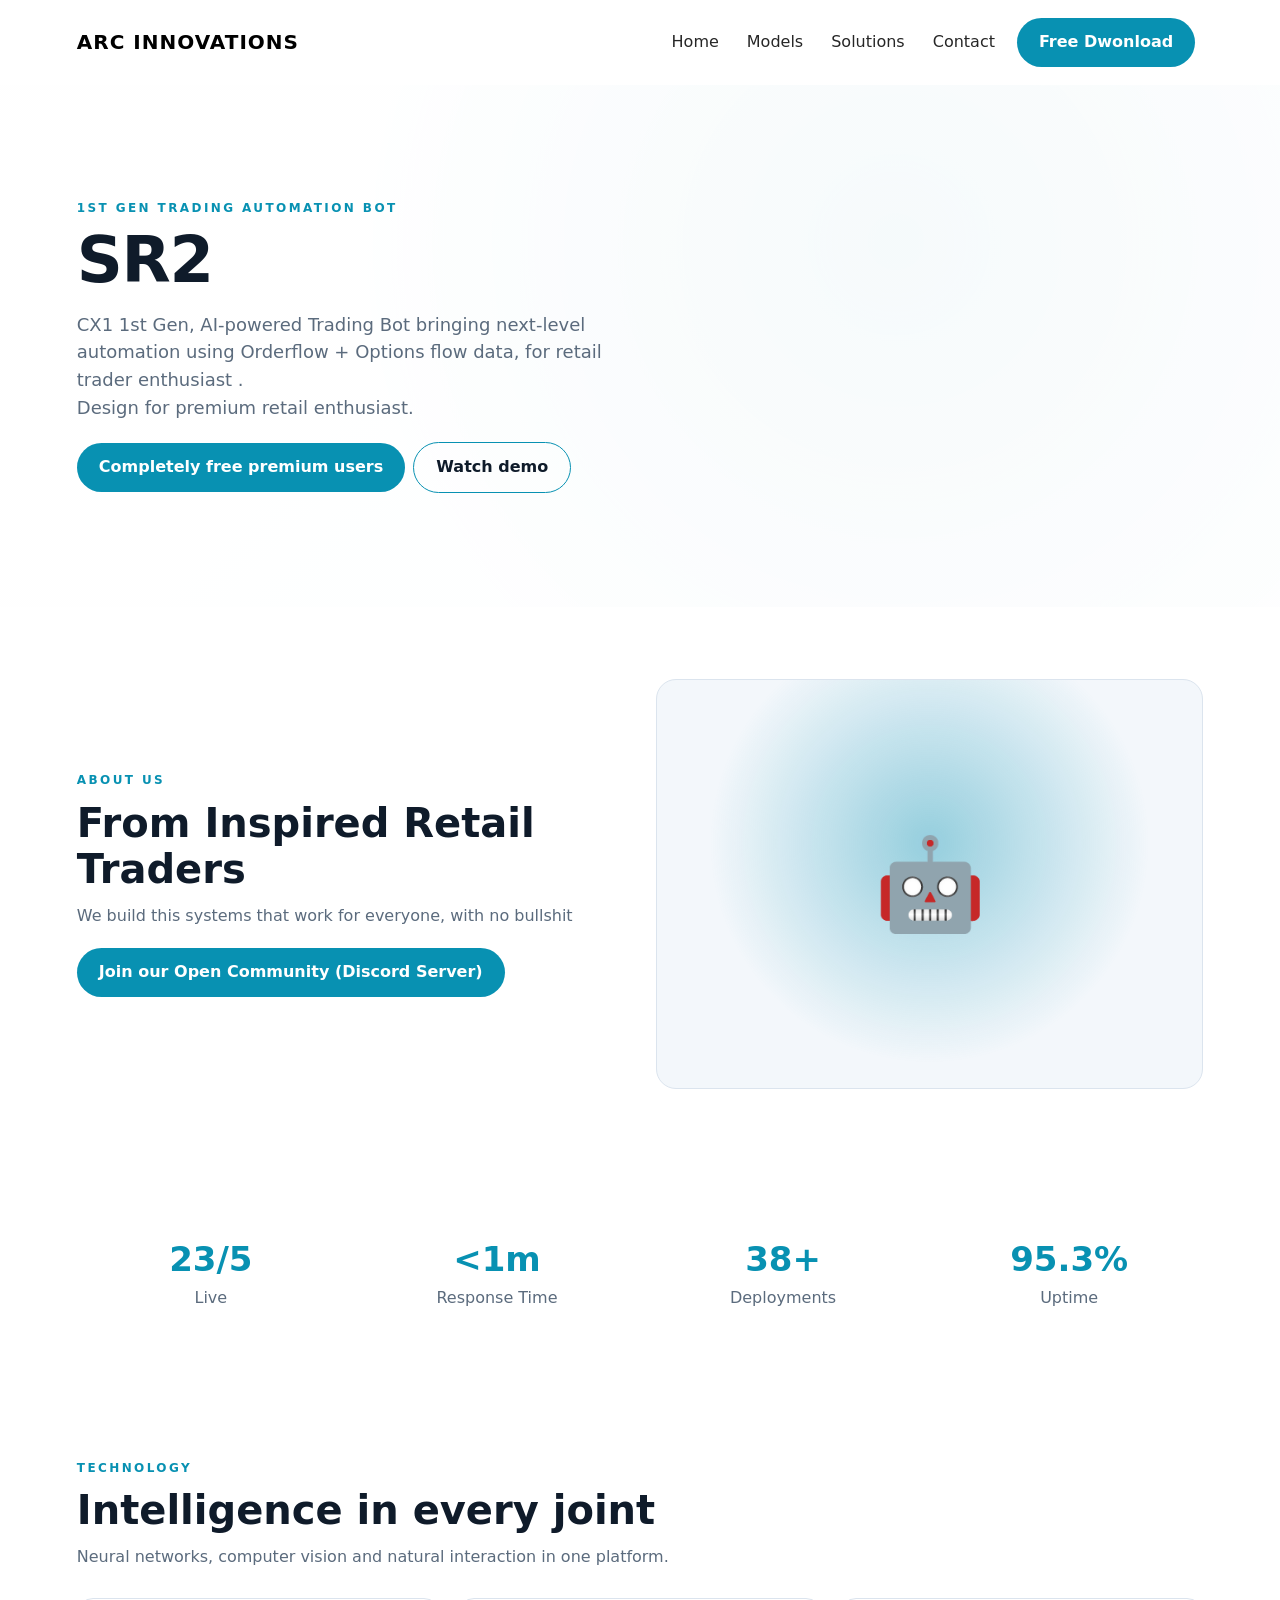
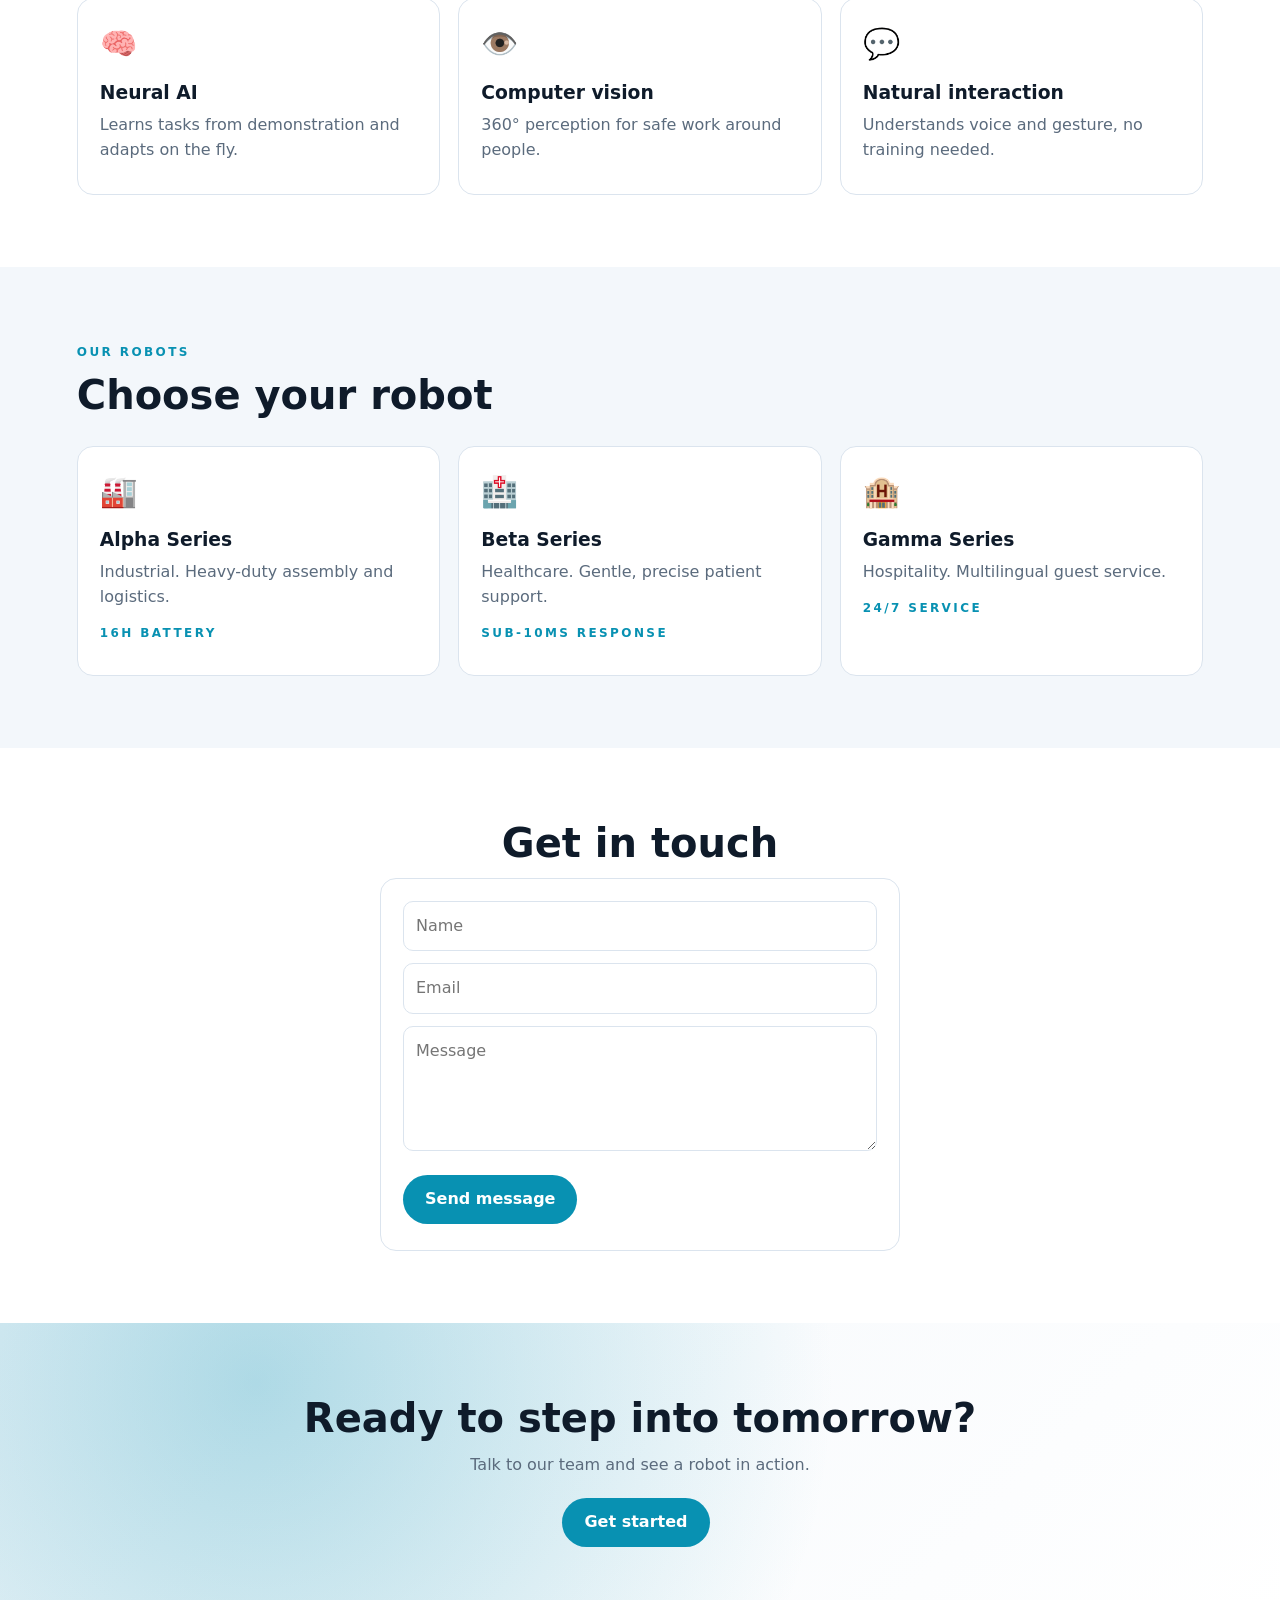
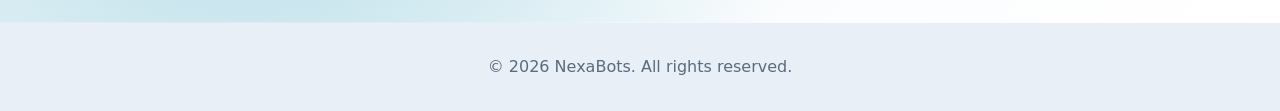
<file: site1.html>
<!DOCTYPE html><html lang="en"><head><meta charset="utf-8"><meta name="viewport" content="width=device-width,initial-scale=1"><title>My Website</title><style>html{scroll-behavior:smooth}body{margin:0;background:#050a14}
.site{--ac:#06b6d4;--s0:#050a14;--s1:#08111f;--s2:#030610;--tx:#e6f1fa;--mu:#8fa3b8;--cd:rgba(255,255,255,.04);--cl:rgba(6,182,212,.25);--bt:#04121a;--g0:radial-gradient(circle at 70% 30%,color-mix(in srgb,var(--ac) 35%,transparent),transparent 55%),linear-gradient(135deg,var(--s0),var(--s1));--g1:radial-gradient(circle at 20% 20%,color-mix(in srgb,var(--ac) 30%,transparent),transparent 55%),linear-gradient(135deg,var(--s1),var(--s0));--g2:linear-gradient(160deg,var(--s1),var(--s2));font-family:Inter,system-ui,-apple-system,Segoe UI,sans-serif;color:var(--tx);background:var(--s0);container-type:inline-size;line-height:1.55}
.site *{box-sizing:border-box}
.blk{position:relative;min-height:var(--mh,0px);color:var(--tx);padding:var(--pd,72px) 6%;background-color:var(--bgc,var(--s0));background-image:linear-gradient(color-mix(in srgb,var(--s0) calc(var(--ov,0)*100%),transparent),color-mix(in srgb,var(--s0) calc(var(--ov,0)*100%),transparent)),var(--img,none);background-size:cover;background-position:center}
.blk h1{font-size:clamp(32px,7cqw,64px);line-height:1.05;margin:0 0 16px;letter-spacing:-.02em}
.blk h2{font-size:clamp(26px,4.5cqw,40px);line-height:1.15;margin:0 0 12px}
.blk h3{margin:0 0 6px}
.blk p{color:var(--mu);margin:0 0 16px}
.tag{color:var(--ac);font-size:12px;letter-spacing:.2em;text-transform:uppercase;font-weight:700;display:inline-block;margin-bottom:10px}
.btn{display:inline-block;background:var(--ac);color:var(--bt);padding:12px 22px;border-radius:999px;font-weight:700;margin:4px 8px 4px 0;cursor:pointer}
.btn.o{background:transparent;color:var(--tx);border:1px solid var(--ac)}
.hero{padding:var(--pd,110px) 6%}
.grid{display:grid;grid-template-columns:repeat(3,1fr);gap:18px;margin-top:28px}.g4{grid-template-columns:repeat(4,1fr)}
.card{background:var(--cd);border:1px solid var(--cl);border-radius:16px;padding:22px}
.card i{font-style:normal;font-size:30px;display:block;margin-bottom:10px}
.card p{margin:0 0 10px}
.stat b{display:block;font-size:34px;color:var(--ac)}.stat span{color:var(--mu)}
.split{display:grid;grid-template-columns:1fr 1fr;gap:32px;align-items:center}
.vis{aspect-ratio:4/3;border-radius:20px;border:1px solid var(--cl);background:radial-gradient(circle at 50% 40%,color-mix(in srgb,var(--ac) 40%,transparent),transparent 60%),var(--s1);display:grid;place-items:center;font-size:90px}
.ct{text-align:center}
.blk.nv{position:sticky;top:0;z-index:5;padding:14px 6%}
nav{display:flex;align-items:center;gap:20px;flex-wrap:wrap}
.logo{font-weight:800;font-size:20px;letter-spacing:.05em;margin-right:auto}.logo span{color:var(--ac)}
.links{display:flex;gap:24px}.links a{position:relative;padding:4px 2px;opacity:.85;cursor:pointer;transition:color .2s,background .2s,opacity .2s}.links a:hover{opacity:1}
.links a::after{content:"";position:absolute;left:0;bottom:-2px;height:2px;width:0;background:var(--ac);transition:width .25s}.links a:hover::after{width:100%}
.nv[data-nm=pill] .links a{padding:6px 14px;border-radius:999px}.nv[data-nm=pill] .links a:hover{background:color-mix(in srgb,var(--ac) 20%,transparent)}
.nv[data-nm=glow] .links a:hover{color:var(--ac);text-shadow:0 0 14px var(--ac)}
.nv[data-nm=pill] .links a::after,.nv[data-nm=glow] .links a::after,.nv[data-nm=none] .links a::after{display:none}
.burger{display:none;background:none;border:1px solid var(--ac);color:var(--tx);border-radius:8px;font-size:0;padding:2px 10px;cursor:pointer;transition:transform .3s}.burger::before{content:"☰";font-size:20px}nav.open .burger{transform:rotate(90deg)}nav.open .burger::before{content:"✕"}
input,textarea{width:100%;background:var(--cd);border:1px solid var(--cl);border-radius:10px;padding:12px;color:var(--tx);margin-bottom:12px;font:inherit}
a{color:inherit;text-decoration:none}
@keyframes up{from{opacity:0;transform:translateY(24px)}}
.anim .hero>*{animation:up .8s both}.anim .hero>:nth-child(3){animation-delay:.1s}.anim .hero>:nth-child(4){animation-delay:.2s}.anim .hero>:nth-child(n+5){animation-delay:.3s}
.anim .card,.anim .stat,.anim .vis,.anim details{opacity:0;transform:translateY(28px);transition:opacity .7s,transform .7s}
.anim .in{opacity:1;transform:none}
.anim .grid>:nth-child(2){transition-delay:.12s}.anim .grid>:nth-child(3){transition-delay:.24s}.anim .grid>:nth-child(4){transition-delay:.36s}
@media(prefers-reduced-motion:reduce){.anim .card,.anim .stat,.anim .vis,.anim details{opacity:1;transform:none;transition:none}.anim .hero>*{animation:none}}
.card:hover{border-color:var(--ac)}.price{font-size:36px;font-weight:800;margin-bottom:8px}
details{background:var(--cd);border:1px solid var(--cl);border-radius:12px;padding:14px 18px;margin-bottom:10px}summary{cursor:pointer;font-weight:700}
.site[data-th=white]{--s0:#fff;--s1:#f3f7fb;--s2:#e8eff6;--tx:#0f1b2a;--mu:#5b6b7d;--cd:#fff;--cl:#dbe4ee;--bt:#fff}
.site[data-th=violet]{--s0:#0a0614;--s1:#120a24;--s2:#06030d;--tx:#f0eaff;--mu:#a99fc4;--cd:rgba(255,255,255,.05);--cl:rgba(139,92,246,.35);--bt:#0a0614}
.site[data-th=sunset]{--s0:#140a08;--s1:#1f100c;--s2:#0d0605;--tx:#fff1e8;--mu:#c9a998;--cd:rgba(255,255,255,.05);--cl:rgba(249,115,22,.35);--bt:#140a08}
.site[data-th=mint]{--s0:#f6fbf8;--s1:#e8f5ee;--s2:#dcefe4;--tx:#0d2318;--mu:#4f6b5c;--cd:#fff;--cl:#cfe5d8;--bt:#fff}
.ph{aspect-ratio:4/3;border-radius:14px;border:1px solid var(--cl);background-color:var(--s1);background-image:var(--img,none);background-size:cover;background-position:center;display:grid;place-items:center;font-size:36px}
.ph:not([style*="--img"])::after{content:"🖼";opacity:.5}
.av{aspect-ratio:1;width:96px;border-radius:50%;margin:0 auto 12px}
.ft{grid-template-columns:2fr 1fr 1fr}
.card i.n{font-weight:800;color:var(--ac)}
.mq{overflow:hidden}.mt{display:flex;gap:56px;width:max-content;animation:mq 24s linear infinite}.mt span{font-weight:800;font-size:22px;opacity:.55;letter-spacing:.08em}
@keyframes mq{to{transform:translateX(-50%)}}
@media(prefers-reduced-motion:reduce){.mt{animation:none}}
.blk.ts{text-shadow:0 2px 14px rgba(0,0,0,.55)}
.btn{transition:transform .2s,box-shadow .2s}.btn:hover{transform:translateY(-2px);box-shadow:0 8px 22px color-mix(in srgb,var(--ac) 45%,transparent)}
.card{transition:transform .25s,border-color .25s}.card:hover{transform:translateY(-4px)}
.blk.nv{transition:padding .3s,box-shadow .3s}.blk.nv.sc{padding-top:7px;padding-bottom:7px;box-shadow:0 6px 24px rgba(0,0,0,.25)}
@keyframes dn{from{opacity:0;transform:translateY(-20px)}}.anim .nv nav{animation:dn .6s both}
.anim .blk[data-an]>:not(.tl){opacity:0;animation:none;transition:opacity .8s,transform .8s,filter .8s}
.anim .blk[data-an=up]>:not(.tl){transform:translateY(40px)}.anim .blk[data-an=zoom]>:not(.tl){transform:scale(.92)}
.anim .blk[data-an=left]>:not(.tl){transform:translateX(-60px)}.anim .blk[data-an=right]>:not(.tl){transform:translateX(60px)}
.anim .blk[data-an=blur]>:not(.tl){filter:blur(12px)}
.anim .blk[data-an]>:nth-child(n+3){transition-delay:.15s}
.anim .blk[data-an].in>:not(.tl){opacity:1;transform:none;filter:none}
.anim .blk[data-an=none]>*{opacity:1;transform:none;filter:none;animation:none;transition:none}
.anim .blk[data-an=none] :is(.card,.stat,.vis,details){opacity:1;transform:none;transition:none}
.dash{border:1px solid var(--cl);border-radius:20px;background:var(--cd);padding:18px}
.dash .row{display:flex;justify-content:space-between;font-size:13px;color:var(--mu)}.dash b{font-size:28px;color:var(--ac);display:block}.dash svg{width:100%;height:120px;margin-top:10px;color:var(--ac)}
.chips{display:flex;flex-wrap:wrap;gap:10px;justify-content:center;margin-top:28px}.chip{border:1px solid var(--cl);background:var(--cd);border-radius:999px;padding:8px 16px;font-size:13px;font-weight:600}
.up2{color:#22c55e}.dn2{color:#ef4444}.mt .up2,.mt .dn2{opacity:.95}
.hero[style*="--mh"]{display:flex;flex-direction:column;justify-content:center;align-items:flex-start}.hero.ct[style*="--mh"]{align-items:center}.hero[style*="--mh"]>:is(.split,.mq){width:100%}.blk.hb{justify-content:flex-end}
@container (max-width:760px){
.grid,.g4{grid-template-columns:1fr 1fr}.split{grid-template-columns:1fr}
.blk{padding:var(--pd,52px) 6%}.blk.nv{padding:12px 6%}
.burger{display:block}.nv nav .btn{display:none}
nav{row-gap:0}.links{order:5;width:100%;flex-direction:column;gap:12px;max-height:0;overflow:hidden;opacity:0;transition:max-height .4s ease,opacity .3s}
nav.open .links{max-height:360px;opacity:1;padding:8px 0}}
@container (max-width:480px){.grid,.g4{grid-template-columns:1fr}}
</style></head><body><div class="site anim" data-th="white" style="--ac:#0891b2"><section class="blk nv" style="--bgc: var(--s0); --tx: #000000; --mu: color-mix(in srgb,#000000 72%,transparent);"><nav class=""><b class="logo">ARC INNOVATIONS</b><div class="links"><a>Home</a><a>Models</a><a>Solutions</a><a>Contact</a></div><a class="btn">Free Dwonload</a><button class="burger" aria-label="Menu">☰</button></nav></section><section class="blk hero" style="--bgc: var(--s0); --img: var(--g0); --ov: 0.9;"><span class="tag">1st GEN TRADING AUTOMATION BOT</span><h1>SR2</h1><p style="max-width:560px;font-size:18px">CX1 1st Gen, AI-powered Trading Bot bringing next-level automation using Orderflow + Options flow data, for retail trader enthusiast .<br>Design for premium retail enthusiast.</p><a class="btn">Completely free premium users</a><a class="btn o">Watch demo</a></section><section class="blk" style="--bgc: var(--s0);"><div class="split"><div><span class="tag">About us</span><h2>From Inspired Retail Traders</h2><p>We build this systems that work for everyone, with no bullshit</p><a class="btn">Join our Open Community (Discord Server)</a></div><div class="vis">🤖</div></div></section><section class="blk" style="--bgc: var(--s0);"><div class="grid g4 ct" style="margin:0"><div class="stat"><b>24/5</b><span>Live</span></div><div class="stat"><b>&lt;1m</b><span>Response Time</span></div><div class="stat"><b>40+</b><span>Deployments</span></div><div class="stat"><b>99.9%</b><span>Uptime</span></div></div></section><section class="blk" style="--bgc: var(--s0);"><span class="tag">Technology</span><h2>Intelligence in every joint</h2><p>Neural networks, computer vision and natural interaction in one platform.</p><div class="grid"><div class="card"><i>🧠</i><h3>Neural AI</h3><p>Learns tasks from demonstration and adapts on the fly.</p></div><div class="card"><i>👁️</i><h3>Computer vision</h3><p>360° perception for safe work around people.</p></div><div class="card"><i>💬</i><h3>Natural interaction</h3><p>Understands voice and gesture, no training needed.</p></div></div></section><section class="blk" style="--bgc: var(--s1);"><span class="tag">Our robots</span><h2>Choose your robot</h2><div class="grid"><div class="card"><i>🏭</i><h3>Alpha Series</h3><p>Industrial. Heavy-duty assembly and logistics.</p><span class="tag">16h battery</span></div><div class="card"><i>🏥</i><h3>Beta Series</h3><p>Healthcare. Gentle, precise patient support.</p><span class="tag">Sub-10ms response</span></div><div class="card"><i>🏨</i><h3>Gamma Series</h3><p>Hospitality. Multilingual guest service.</p><span class="tag">24/7 service</span></div></div></section><section class="blk" style="--bgc: var(--s0);"><div style="max-width:520px;margin:auto"><h2 class="ct">Get in touch</h2><div class="card"><input placeholder="Name"><input placeholder="Email"><textarea rows="4" placeholder="Message"></textarea><a class="btn">Send message</a></div></div></section><section class="blk ct" style="--bgc: var(--s0); --img: var(--g1);"><h2>Ready to step into tomorrow?</h2><p>Talk to our team and see a robot in action.</p><a class="btn">Get started</a></section><section class="blk ct" style="--bgc: var(--s2); padding: 32px 6%;"><p style="margin:0">© 2026 NexaBots. All rights reserved.</p></section></div><script>(function(r){const io=new IntersectionObserver(es=>es.forEach(x=>{if(!x.isIntersecting)return;const e=x.target;io.unobserve(e);
if(e.matches('.stat b')){const t=e.textContent,m=t.match(/[\d.]+/);if(!m)return;e.dataset.o=t;const n=parseFloat(m[0]),d=(m[0].split('.')[1]||'').length,p=t.slice(0,m.index),q=t.slice(m.index+m[0].length),t0=performance.now();(function f(w){const k=Math.min(1,(w-t0)/1400);e.textContent=p+(n*(1-Math.pow(1-k,3))).toFixed(d)+q;if(k<1)requestAnimationFrame(f);else delete e.dataset.o})(t0)}else e.classList.add('in')}),{threshold:.2});
r.querySelectorAll('.card,.stat,.vis,details,.stat b,.blk[data-an]').forEach(e=>{e.classList.remove('in');io.observe(e)});
if(typeof BLD=='undefined')r.addEventListener('click',e=>{const b=e.target.closest('.burger');if(b)b.closest('nav').classList.toggle('open')});const sc=r.parentNode&&r.parentNode.id=='stage'?r.parentNode:window,f=()=>{if(typeof BLD!='undefined'&&!document.body.classList.contains('pv'))return;const y=sc==window?window.scrollY:sc.scrollTop;r.querySelectorAll('.nv').forEach(n=>n.classList.toggle('sc',y>20))};sc.addEventListener('scroll',f,{passive:true});f();return io})(document)</script></body></html>
</file>
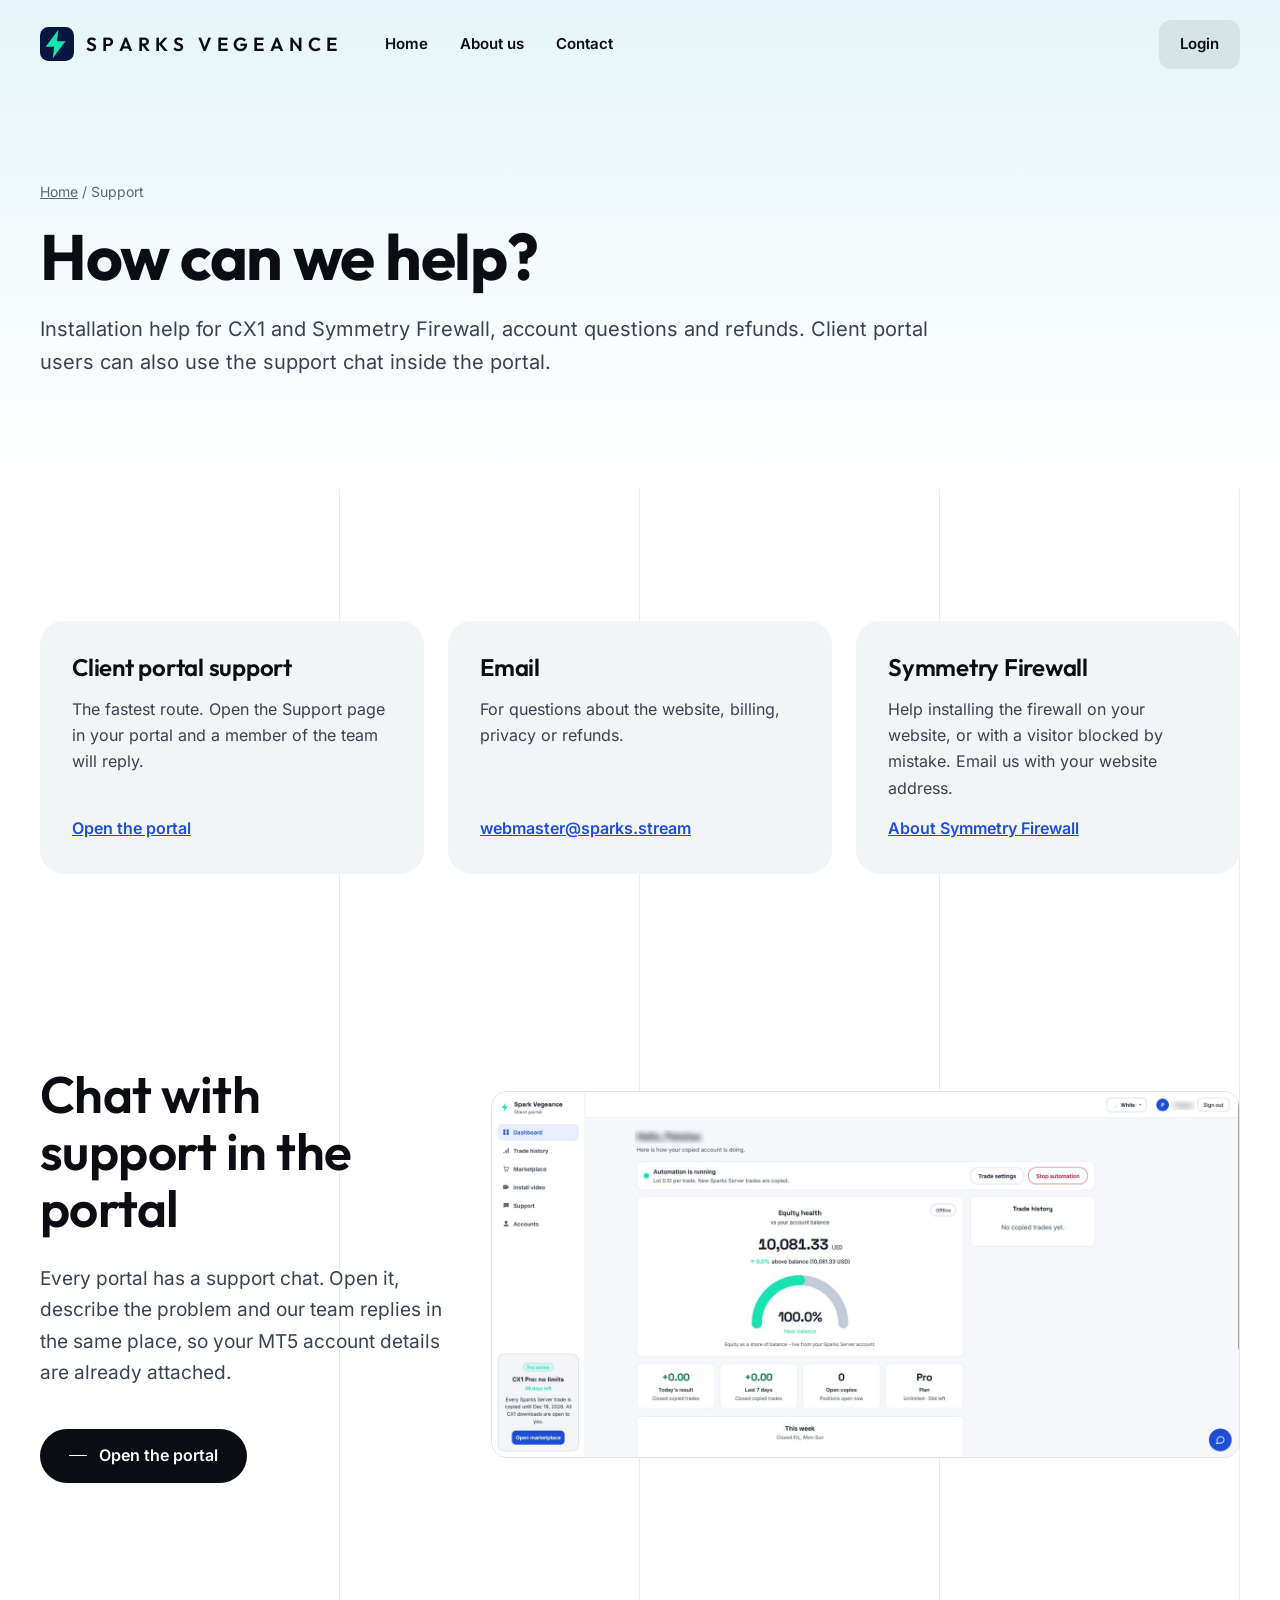
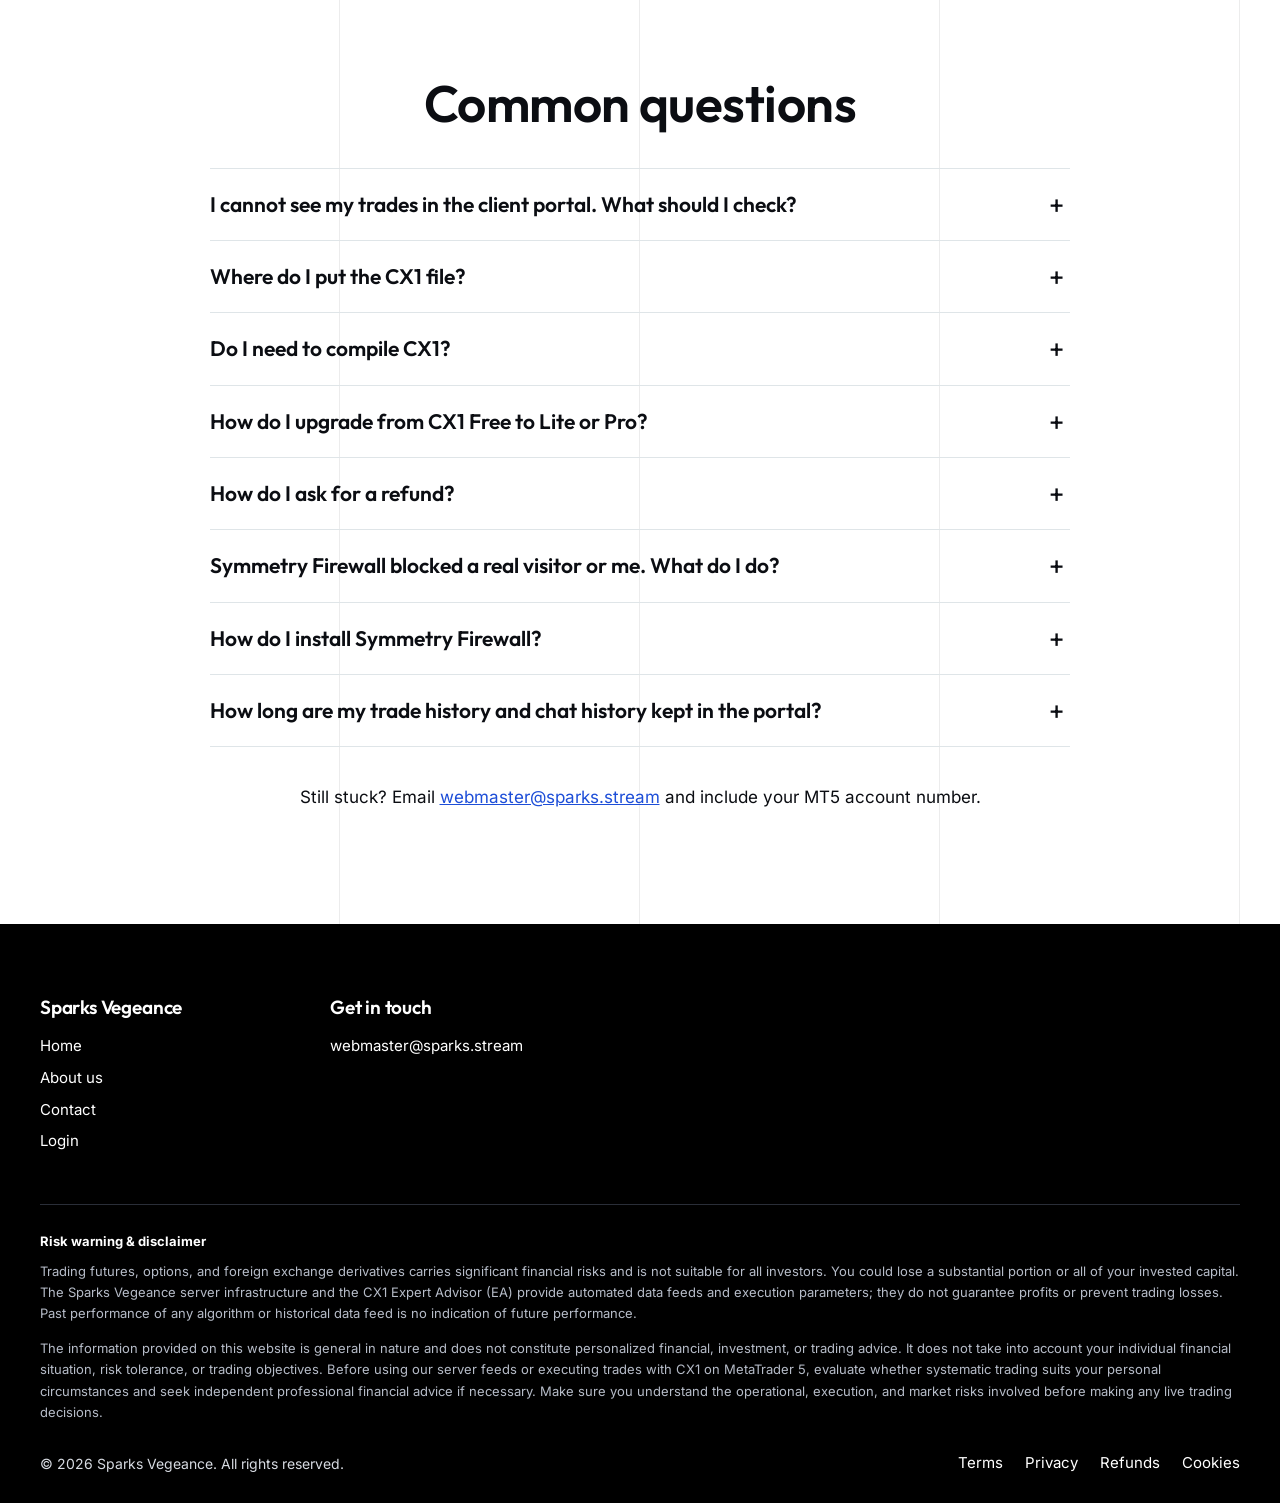
<file: support.html>
<!doctype html>
<html lang="en">
<head>
<meta charset="utf-8">
<meta name="viewport" content="width=device-width,initial-scale=1">
<title>Support and installation help for CX1 | Sparks Vegeance</title>
<meta name="description" content="Get help installing CX1 in MetaTrader 5, fixing missing trades, upgrading your plan or asking for a refund. Contact Sparks Vegeance by portal or email.">
<meta name="robots" content="index,follow,max-image-preview:large">
<link rel="canonical" href="https://sparks.stream/support.html">
<meta name="theme-color" content="#ffffff">
<link rel="icon" href="assets/img/favicon.svg" type="image/svg+xml">
<meta property="og:type" content="website">
<meta property="og:site_name" content="Sparks Vegeance">
<meta property="og:title" content="Support and installation help for CX1 | Sparks Vegeance">
<meta property="og:description" content="Get help installing CX1 in MetaTrader 5, fixing missing trades, upgrading your plan or asking for a refund. Contact Sparks Vegeance by portal or email.">
<meta property="og:url" content="https://sparks.stream/support.html">
<meta property="og:image" content="https://sparks.stream/assets/img/og-image.jpg">
<meta property="og:image:width" content="1200">
<meta property="og:image:height" content="630">
<meta name="twitter:card" content="summary_large_image">
<meta name="twitter:title" content="Support and installation help for CX1 | Sparks Vegeance">
<meta name="twitter:description" content="Get help installing CX1 in MetaTrader 5, fixing missing trades, upgrading your plan or asking for a refund. Contact Sparks Vegeance by portal or email.">
<meta name="twitter:image" content="https://sparks.stream/assets/img/og-image.jpg">
<link rel="preload" href="assets/fonts/outfit-latin-wght-normal.woff2" as="font" type="font/woff2" crossorigin>
<link rel="preload" href="assets/fonts/inter-latin-wght-normal.woff2" as="font" type="font/woff2" crossorigin>
<link rel="stylesheet" href="assets/style.css">

<script type="application/ld+json">{"@context": "https://schema.org", "@type": "Organization", "@id": "https://sparks.stream/#org", "name": "Sparks Vegeance", "alternateName": "SPARKS", "url": "https://sparks.stream/", "logo": "https://sparks.stream/assets/img/favicon.svg", "email": "webmaster@sparks.stream", "description": "Sparks Vegeance is an independent trading technology and research project that builds the CX1 trade copier for MetaTrader 5."}</script>
<script type="application/ld+json">{"@context": "https://schema.org", "@type": "WebSite", "@id": "https://sparks.stream/#site", "url": "https://sparks.stream/", "name": "Sparks Vegeance", "publisher": {"@id": "https://sparks.stream/#org"}}</script>
<script type="application/ld+json">{"@context": "https://schema.org", "@type": "FAQPage", "mainEntity": [{"@type": "Question", "name": "I cannot see my trades in the client portal. What should I check?", "acceptedAnswer": {"@type": "Answer", "text": "Make sure MT5 is open, the CX1 Expert Advisor is attached to a chart with AutoTrading switched on, and the Sparks Vegeance server address is allowed under Tools > Options > Expert Advisors > Allow WebRequest. Then check that the MT5 account number in the portal matches the account you are logged in to."}}, {"@type": "Question", "name": "Where do I put the CX1 file?", "acceptedAnswer": {"@type": "Answer", "text": "In MT5 choose File > Open Data Folder, open the MQL5 folder, then the Experts folder, and paste the CX1 file there. Restart MT5 or refresh the Navigator and drag CX1 onto a chart."}}, {"@type": "Question", "name": "Do I need to compile CX1?", "acceptedAnswer": {"@type": "Answer", "text": "No. CX1 is delivered ready to run. You only copy it into the Experts folder."}}, {"@type": "Question", "name": "How do I upgrade from CX1 Free to Lite or Pro?", "acceptedAnswer": {"@type": "Answer", "text": "Open the Marketplace in your client portal, choose the plan and pay. The plan activates automatically after the payment is confirmed. You do not need to reinstall anything."}}, {"@type": "Question", "name": "How do I ask for a refund?", "acceptedAnswer": {"@type": "Answer", "text": "Open a ticket from the Support page in the client portal, or email webmaster@sparks.stream with your MT5 account number and payment details. Please read the Refund Policy first."}}, {"@type": "Question", "name": "Symmetry Firewall blocked a real visitor or me. What do I do?", "acceptedAnswer": {"@type": "Answer", "text": "Open the Symmetry Firewall console on your website (your-domain/symmetry-firewall/console/), find the address and unban it. To make sure you are never blocked, go to Settings and press Add my address. If you need to switch protection off at once, press Pause protection in the console."}}, {"@type": "Question", "name": "How do I install Symmetry Firewall?", "acceptedAnswer": {"@type": "Answer", "text": "Upload the symmetry-firewall folder to your website, open install.php in your browser, enter your licence key and choose a console sign-in, then press Switch on automatic protection. Your website needs PHP 8.1 or newer. If the firewall cannot reach the licence check, your site simply carries on unprotected and is never blocked."}}, {"@type": "Question", "name": "How long are my trade history and chat history kept in the portal?", "acceptedAnswer": {"@type": "Answer", "text": "Seven days. Before they are cleared you can download both from the portal, so you keep your own copy."}}]}</script>
<script type="application/ld+json">{"@context": "https://schema.org", "@type": "BreadcrumbList", "itemListElement": [{"@type": "ListItem", "position": 1, "name": "Home", "item": "https://sparks.stream/"}, {"@type": "ListItem", "position": 2, "name": "Support", "item": "https://sparks.stream/support.html"}]}</script>
</head>
<body>
<a class="skip" href="#main">Skip to content</a>
<header class="top"><div class="wrap bar">
<a class="logo" href="index.html" aria-label="Sparks Vegeance home"><svg viewBox="0 0 24 24" aria-hidden="true" focusable="false"><rect width="24" height="24" rx="6" fill="#081640"/><path d="M13 2 4 14h6l-1 8 9-12h-6l1-8z" fill="#19E3B1"/></svg><span>SPARKS VEGEANCE</span></a>
<nav class="nav" aria-label="Main"><ul><li><a href="index.html">Home</a></li><li><a href="about.html">About us</a></li><li><a href="contact.html">Contact</a></li></ul></nav>
<a class="pill" href="https://client.vegeance.online" rel="noopener">Login</a>
<details class="menu"><summary>Menu</summary><div class="menu-panel"><h3>Menu</h3><a href="index.html">Home</a><a href="about.html">About us</a><a href="contact.html">Contact</a><a class="cta" href="https://client.vegeance.online" rel="noopener">Login</a></div></details>
</div></header>
<main id="main">
<section class="page-hero"><div class="wrap">
<p class="crumb"><a href="index.html">Home</a> / Support</p>
<h1>How can we help?</h1><p class="lead">Installation help for CX1 and Symmetry Firewall, account questions and refunds. Client portal users can also use the support chat inside the portal.</p></div></section>
<section class="sec bg"><div class="wrap">
<div class="contact">
<div class="card"><h3>Client portal support</h3><p>The fastest route. Open the Support page in your portal and a member of the team will reply.</p><p class="lnk"><a href="https://client.vegeance.online" rel="noopener">Open the portal</a></p></div>
<div class="card"><h3>Email</h3><p>For questions about the website, billing, privacy or refunds.</p><p class="lnk"><a href="mailto:webmaster@sparks.stream">webmaster@sparks.stream</a></p></div>
<div class="card"><h3>Symmetry Firewall</h3><p>Help installing the firewall on your website, or with a visitor blocked by mistake. Email us with your website address.</p><p class="lnk"><a href="symmetry-firewall.html">About Symmetry Firewall</a></p></div>

</div>
</div></section>

<section class="sec bg"><div class="wrap"><div class="row wide"><div class="left"><h2>Chat with support in the portal</h2>
<p class="sub" style="margin-inline:0">Every portal has a support chat. Open it, describe the problem and our team replies in the same place, so your MT5 account details are already attached.</p>
<a class="btn dark dash" href="https://client.vegeance.online" rel="noopener">Open the portal</a></div>
<img class="shot" src="assets/img/client-portal.jpg" width="1600" height="782" alt="The Sparks Vegeance client portal with the support chat button at the bottom right" loading="lazy"></div></div></section>

<section class="sec bg center"><div class="wrap"><h2>Common questions</h2>
<div id="faq"><div class="faq"><details><summary>I cannot see my trades in the client portal. What should I check?</summary><p>Make sure MT5 is open, the CX1 Expert Advisor is attached to a chart with AutoTrading switched on, and the Sparks Vegeance server address is allowed under Tools &gt; Options &gt; Expert Advisors &gt; Allow WebRequest. Then check that the MT5 account number in the portal matches the account you are logged in to.</p></details><details><summary>Where do I put the CX1 file?</summary><p>In MT5 choose File &gt; Open Data Folder, open the MQL5 folder, then the Experts folder, and paste the CX1 file there. Restart MT5 or refresh the Navigator and drag CX1 onto a chart.</p></details><details><summary>Do I need to compile CX1?</summary><p>No. CX1 is delivered ready to run. You only copy it into the Experts folder.</p></details><details><summary>How do I upgrade from CX1 Free to Lite or Pro?</summary><p>Open the Marketplace in your client portal, choose the plan and pay. The plan activates automatically after the payment is confirmed. You do not need to reinstall anything.</p></details><details><summary>How do I ask for a refund?</summary><p>Open a ticket from the Support page in the client portal, or email webmaster@sparks.stream with your MT5 account number and payment details. Please read the Refund Policy first.</p></details><details><summary>Symmetry Firewall blocked a real visitor or me. What do I do?</summary><p>Open the Symmetry Firewall console on your website (your-domain/symmetry-firewall/console/), find the address and unban it. To make sure you are never blocked, go to Settings and press Add my address. If you need to switch protection off at once, press Pause protection in the console.</p></details><details><summary>How do I install Symmetry Firewall?</summary><p>Upload the symmetry-firewall folder to your website, open install.php in your browser, enter your licence key and choose a console sign-in, then press Switch on automatic protection. Your website needs PHP 8.1 or newer. If the firewall cannot reach the licence check, your site simply carries on unprotected and is never blocked.</p></details><details><summary>How long are my trade history and chat history kept in the portal?</summary><p>Seven days. Before they are cleared you can download both from the portal, so you keep your own copy.</p></details></div></div>
<p style="margin-top:36px">Still stuck? Email <a href="mailto:webmaster@sparks.stream">webmaster@sparks.stream</a> and include your MT5 account number.</p></div></section>

</main>
<footer class="foot"><div class="wrap">
<div class="fgrid">
<div><h4>Sparks Vegeance</h4><ul><li><a href="index.html">Home</a></li><li><a href="about.html">About us</a></li><li><a href="contact.html">Contact</a></li><li><a href="https://client.vegeance.online" rel="noopener">Login</a></li></ul></div>
<div><h4>Get in touch</h4><ul><li><a href="mailto:webmaster@sparks.stream">webmaster@sparks.stream</a></li></ul></div>
</div>
<div class="risk"><strong>Risk warning &amp; disclaimer</strong>
<p>Trading futures, options, and foreign exchange derivatives carries significant financial risks and is not suitable for all investors. You could lose a substantial portion or all of your invested capital. The Sparks Vegeance server infrastructure and the CX1 Expert Advisor (EA) provide automated data feeds and execution parameters; they do not guarantee profits or prevent trading losses. Past performance of any algorithm or historical data feed is no indication of future performance.</p>
<p>The information provided on this website is general in nature and does not constitute personalized financial, investment, or trading advice. It does not take into account your individual financial situation, risk tolerance, or trading objectives. Before using our server feeds or executing trades with CX1 on MetaTrader 5, evaluate whether systematic trading suits your personal circumstances and seek independent professional financial advice if necessary. Make sure you understand the operational, execution, and market risks involved before making any live trading decisions.</p></div>
<div class="legal"><span>&copy; 2026 Sparks Vegeance. All rights reserved.</span><ul><li><a href="terms.html">Terms</a></li><li><a href="privacy.html">Privacy</a></li><li><a href="refund.html">Refunds</a></li><li><a href="cookies.html">Cookies</a></li></ul></div>
</div></footer>
<script src="assets/count.js?v=2" defer></script>
</body>
</html>
</file>
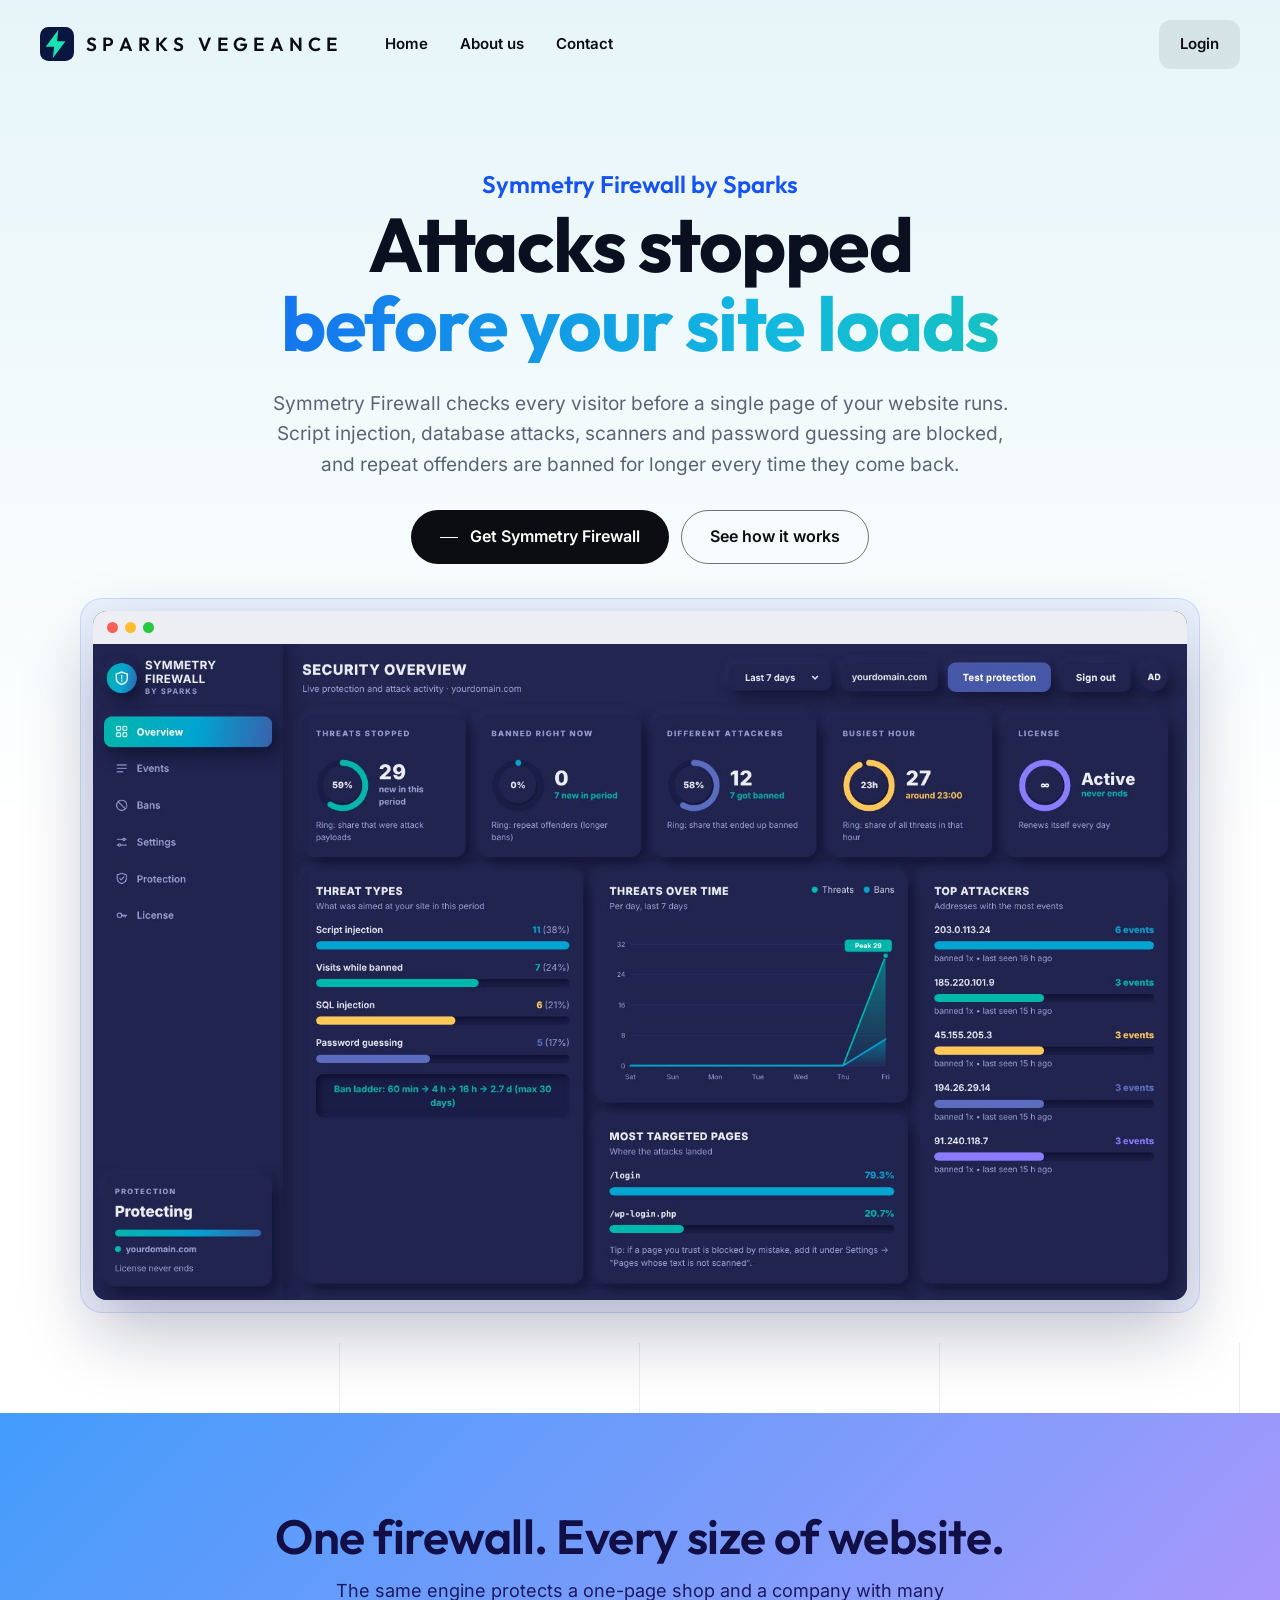
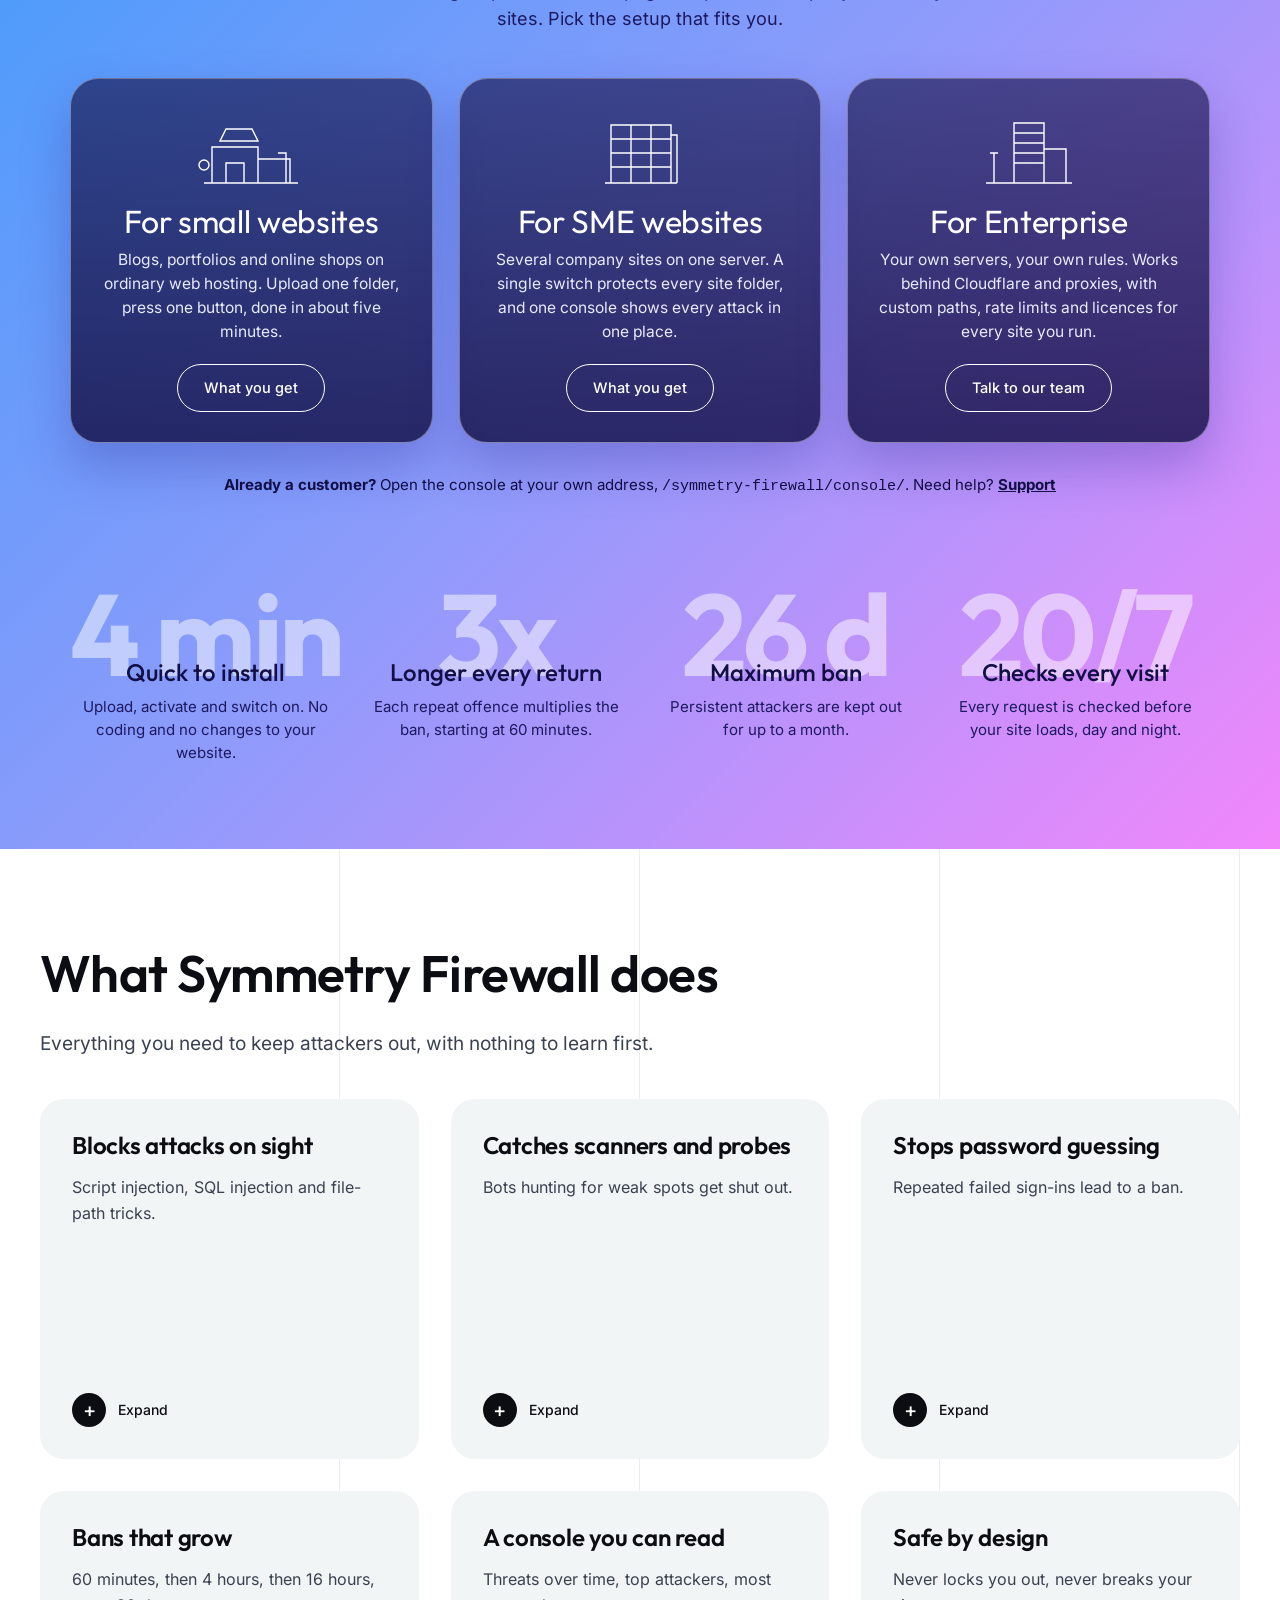
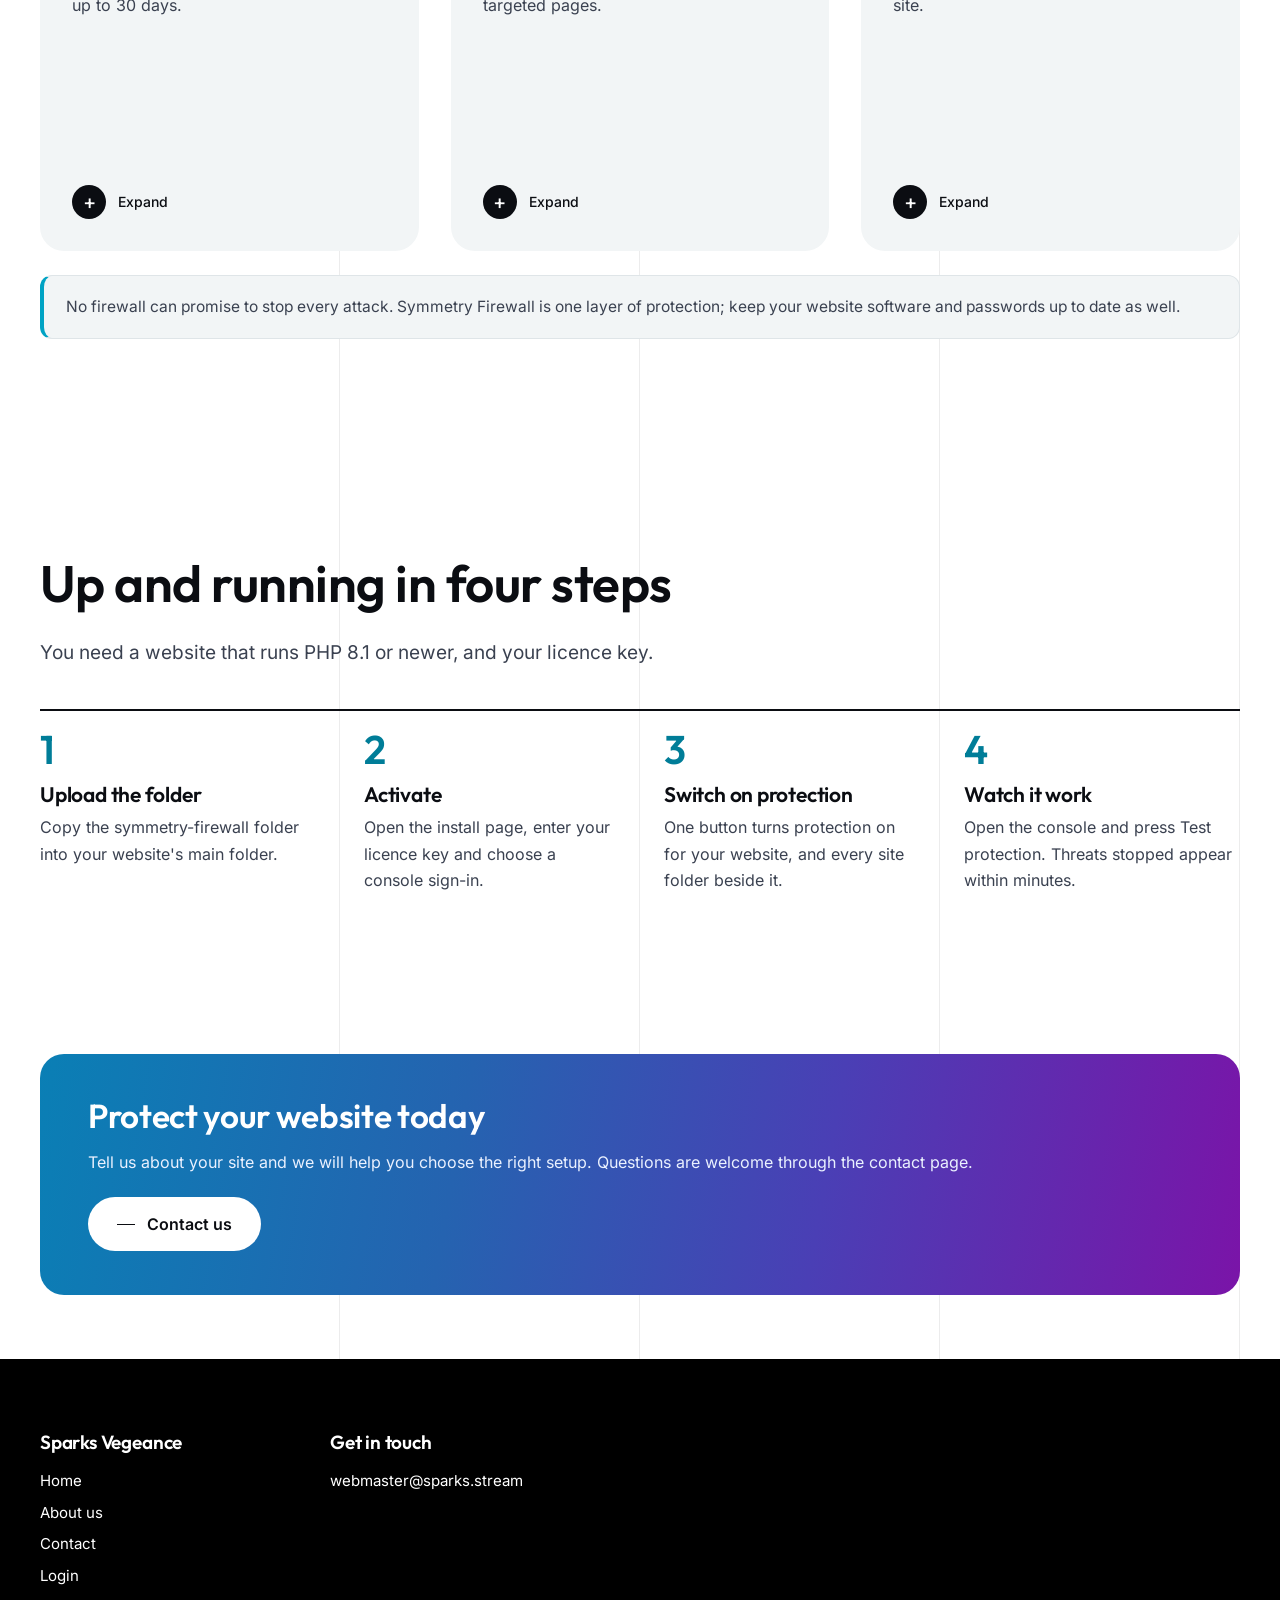
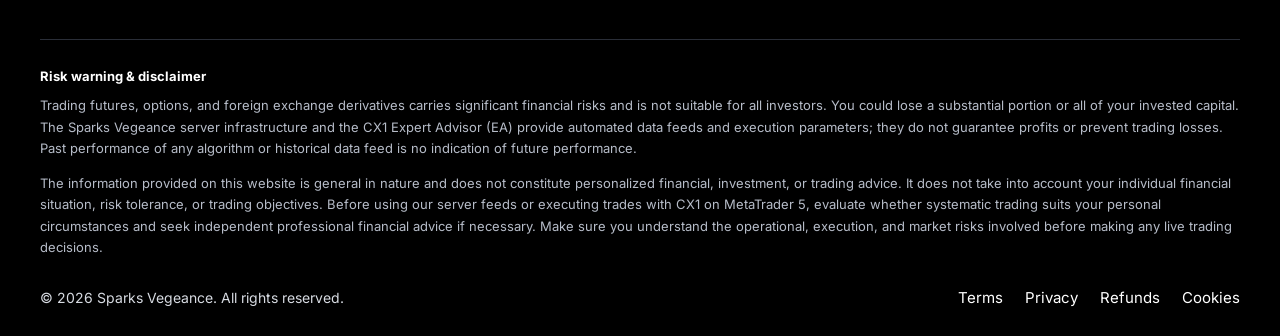
<file: symmetry-firewall.html>
<!doctype html>
<html lang="en">
<head>
<meta charset="utf-8">
<meta name="viewport" content="width=device-width,initial-scale=1">
<title>Symmetry Firewall by Sparks: website firewall for small sites, SMEs and enterprise | Sparks Vegeance</title>
<meta name="description" content="Symmetry Firewall by Sparks checks every visitor before your website loads, blocks attacks and bans repeat offenders. Install in about five minutes on any PHP 8.1 host.">
<meta name="robots" content="index,follow,max-image-preview:large">
<link rel="canonical" href="https://sparks.stream/symmetry-firewall.html">
<meta name="theme-color" content="#ffffff">
<link rel="icon" href="assets/img/favicon.svg" type="image/svg+xml">
<meta property="og:type" content="website">
<meta property="og:site_name" content="Sparks Vegeance">
<meta property="og:title" content="Symmetry Firewall by Sparks: website firewall for small sites, SMEs and enterprise | Sparks Vegeance">
<meta property="og:description" content="Symmetry Firewall by Sparks checks every visitor before your website loads, blocks attacks and bans repeat offenders. Install in about five minutes on any PHP 8.1 host.">
<meta property="og:url" content="https://sparks.stream/symmetry-firewall.html">
<meta property="og:image" content="https://sparks.stream/assets/img/og-image.jpg">
<meta property="og:image:width" content="1200">
<meta property="og:image:height" content="630">
<meta name="twitter:card" content="summary_large_image">
<meta name="twitter:title" content="Symmetry Firewall by Sparks: website firewall for small sites, SMEs and enterprise | Sparks Vegeance">
<meta name="twitter:description" content="Symmetry Firewall by Sparks checks every visitor before your website loads, blocks attacks and bans repeat offenders. Install in about five minutes on any PHP 8.1 host.">
<meta name="twitter:image" content="https://sparks.stream/assets/img/og-image.jpg">
<link rel="preload" href="assets/fonts/outfit-latin-wght-normal.woff2" as="font" type="font/woff2" crossorigin>
<link rel="preload" href="assets/fonts/inter-latin-wght-normal.woff2" as="font" type="font/woff2" crossorigin>
<link rel="stylesheet" href="assets/style.css">


<script type="application/ld+json">{"@context": "https://schema.org", "@type": "Organization", "@id": "https://sparks.stream/#org", "name": "Sparks Vegeance", "alternateName": "SPARKS", "url": "https://sparks.stream/", "logo": "https://sparks.stream/assets/img/favicon.svg", "email": "webmaster@sparks.stream", "description": "Sparks Vegeance is an independent trading technology and research project that builds the CX1 trade copier for MetaTrader 5."}</script>
<script type="application/ld+json">{"@context": "https://schema.org", "@type": "WebSite", "@id": "https://sparks.stream/#site", "url": "https://sparks.stream/", "name": "Sparks Vegeance", "publisher": {"@id": "https://sparks.stream/#org"}}</script>
<script type="application/ld+json">{"@context":"https://schema.org","@type":"SoftwareApplication","name":"Symmetry Firewall by Sparks","applicationCategory":"SecurityApplication","operatingSystem":"PHP 8.1 or newer (web hosting or VPS)","url":"https://sparks.stream/symmetry-firewall.html","description":"A website firewall that checks every visitor before the site loads, blocks attacks, and bans repeat offenders.","publisher":{"@id":"https://sparks.stream/#org"}}</script>
<script type="application/ld+json">{"@context":"https://schema.org","@type":"BreadcrumbList","itemListElement":[{"@type":"ListItem","position":1,"name":"Home","item":"https://sparks.stream/"},{"@type":"ListItem","position":2,"name":"Symmetry Firewall","item":"https://sparks.stream/symmetry-firewall.html"}]}</script>
<style>
.fw-hero{text-align:center;padding:170px 0 30px;background:linear-gradient(180deg,#e6f5f9 0,#fff 62%)}
.fw-hero .eyebrow{margin:0 0 6px;font:600 24px/1.2 Outfit,Inter,sans-serif;color:#1553f6}
.fw-hero h1{margin:0;font:700 clamp(40px,7vw,76px)/1.04 Outfit,Inter,sans-serif;letter-spacing:-.02em;color:#0a1020}
.fw-hero h1 span{display:block;background:linear-gradient(95deg,#1553f6,#12b8e0 60%,#19c9a2);-webkit-background-clip:text;background-clip:text;color:transparent}
.fw-hero p.lead{max-width:760px;margin:26px auto 30px;font-size:19px;line-height:1.6;color:#5b6475}
.fw-hero .btns{display:inline-flex;gap:12px;flex-wrap:wrap;justify-content:center}
.fw-frame{max-width:1120px;margin:34px auto 0;padding:12px;border-radius:22px;background:rgba(21,83,246,.06);border:1px solid rgba(21,83,246,.14)}
.fw-win{border-radius:14px;overflow:hidden;background:#232650;box-shadow:0 30px 70px rgba(10,16,60,.28)}
.fw-bar{display:flex;gap:7px;align-items:center;padding:11px 14px;background:#eceef3}
.fw-bar i{width:11px;height:11px;border-radius:50%;background:#ff5f57}.fw-bar i:nth-child(2){background:#febc2e}.fw-bar i:nth-child(3){background:#28c840}
.fw-win img{display:block;width:100%;height:auto}
.fw-use{background:linear-gradient(135deg,#439cfb 0,#8f9bfb 50%,#f187fb 100%);color:#120e46;padding:96px 0 50px;margin-top:70px}
.fw-use h2{margin:0 auto 12px;max-width:none;text-align:center;font:600 clamp(30px,4vw,48px)/1.15 var(--head);color:#120e46}
.fw-use .sub2{margin:0 auto 44px;max-width:640px;text-align:center;color:#1d1960;font-size:18px;line-height:1.6}
.fw-tiers{display:grid;grid-template-columns:repeat(3,1fr);gap:26px;max-width:1140px;margin:0 auto}
.fw-tier{padding:34px 28px 30px;text-align:center;border-radius:28px;background:linear-gradient(180deg,rgba(18,14,70,.62),rgba(18,14,70,.82));border:1px solid rgba(255,255,255,.35);box-shadow:0 24px 50px rgba(40,30,140,.28)}
.fw-tier svg{width:130px;height:78px;margin:0 auto 12px;display:block;stroke:#fff;fill:none;stroke-width:1.4}
.fw-tier h3{margin:0 0 8px;font:400 32px/1.15 var(--head);color:#fff}
.fw-tier p{margin:0 0 20px;color:#e9ecff;font-size:15.5px;line-height:1.55;min-height:96px}
.fw-tier a{display:inline-block;padding:11px 26px;border-radius:999px;border:1.5px solid #fff;color:#fff;text-decoration:none;font-weight:500;font-size:14.5px}
.fw-tier a:hover{background:#fff;color:#120e46}
.fw-note{margin:30px 0 0;text-align:center;color:#120e46;font-size:15px}.fw-note a{color:#120e46;font-weight:700}
.fw-stats{display:grid;grid-template-columns:repeat(4,1fr);gap:20px;max-width:1140px;margin:70px auto 0;padding-bottom:34px}
.fw-stat{position:relative;text-align:center;padding-top:6px}
.fw-stat strong{display:block;font:700 clamp(70px,9vw,118px)/1 var(--head);color:rgba(255,255,255,.5);letter-spacing:-.03em;white-space:nowrap}
.fw-stat b{display:block;margin:-34px 0 8px;font:500 24px var(--head);color:#120e46;position:relative}
.fw-stat>span{display:block;color:#1d1960;font-size:15px;line-height:1.55;max-width:250px;margin:0 auto}
@media (max-width:900px){.fw-tiers{grid-template-columns:1fr}.fw-stats{grid-template-columns:1fr 1fr}.fw-tier p{min-height:0}}
@media (max-width:520px){.fw-stats{grid-template-columns:1fr}.fw-hero{padding-top:40px}}
</style>
</head>
<body>
<a class="skip" href="#main">Skip to content</a>
<header class="top"><div class="wrap bar">
<a class="logo" href="index.html" aria-label="Sparks Vegeance home"><svg viewBox="0 0 24 24" aria-hidden="true" focusable="false"><rect width="24" height="24" rx="6" fill="#081640"/><path d="M13 2 4 14h6l-1 8 9-12h-6l1-8z" fill="#19E3B1"/></svg><span>SPARKS VEGEANCE</span></a>
<nav class="nav" aria-label="Main"><ul><li><a href="index.html">Home</a></li><li><a href="about.html">About us</a></li><li><a href="contact.html">Contact</a></li></ul></nav>
<a class="pill" href="https://client.vegeance.online" rel="noopener">Login</a>
<details class="menu"><summary>Menu</summary><div class="menu-panel"><h3>Menu</h3><a href="index.html">Home</a><a href="about.html">About us</a><a href="contact.html">Contact</a><a class="cta" href="https://client.vegeance.online" rel="noopener">Login</a></div></details>
</div></header>
<main id="main">
<section class="fw-hero"><div class="wrap">
<p class="eyebrow">Symmetry Firewall by Sparks</p>
<h1>Attacks stopped<span>before your site loads</span></h1>
<p class="lead">Symmetry Firewall checks every visitor before a single page of your website runs. Script injection, database attacks, scanners and password guessing are blocked, and repeat offenders are banned for longer every time they come back.</p>
<span class="btns"><a class="btn dark dash" href="contact.html">Get Symmetry Firewall</a><a class="btn line" href="#how">See how it works</a></span>
<div class="fw-frame"><div class="fw-win"><div class="fw-bar"><i></i><i></i><i></i></div><img src="assets/firewall-dashboard.jpg" width="1600" height="960" alt="The Symmetry Firewall console showing threats stopped, banned visitors, threat types and the busiest attack times"></div></div>
</div></section>

<section class="fw-use" id="use"><div class="wrap">
<h2>One firewall. Every size of website.</h2>
<p class="sub2">The same engine protects a one-page shop and a company with many sites. Pick the setup that fits you.</p>
<div class="fw-tiers">
<div class="fw-tier"><svg viewBox="0 0 130 78" aria-hidden="true"><path d="M18 70h94M26 70V34h46v36M72 46h32v24M40 70V50h18v20M34 28h38l-6-12H40zM100 70V40l-8 0"/><circle cx="18" cy="52" r="5"/></svg><h3>For small websites</h3><p>Blogs, portfolios and online shops on ordinary web hosting. Upload one folder, press one button, done in about five minutes.</p><a href="#features">What you get</a></div>
<div class="fw-tier"><svg viewBox="0 0 130 78" aria-hidden="true"><path d="M30 70h72M36 70V12h60v58M36 26h60M36 40h60M36 54h60M56 12v58M76 12v58M96 22h6v48"/></svg><h3>For SME websites</h3><p>Several company sites on one server. A single switch protects every site folder, and one console shows every attack in one place.</p><a href="#features">What you get</a></div>
<div class="fw-tier"><svg viewBox="0 0 130 78" aria-hidden="true"><path d="M22 70h86M50 70V10h30v60M50 20h30M50 30h30M50 40h30M50 50h30M80 36h22v34M30 70V48M30 40v8M34 40h-8"/></svg><h3>For Enterprise</h3><p>Your own servers, your own rules. Works behind Cloudflare and proxies, with custom paths, rate limits and licences for every site you run.</p><a href="contact.html">Talk to our team</a></div>
</div>
<p class="fw-note"><strong>Already a customer?</strong> Open the console at your own address, <code>/symmetry-firewall/console/</code>. Need help? <a href="support.html">Support</a></p>
<div class="fw-stats">
<div class="fw-stat"><strong><span data-count="5">5</span> min</strong><b>Quick to install</b><span>Upload, activate and switch on. No coding and no changes to your website.</span></div>
<div class="fw-stat"><strong><span data-count="4">4</span>x</strong><b>Longer every return</b><span>Each repeat offence multiplies the ban, starting at 60 minutes.</span></div>
<div class="fw-stat"><strong><span data-count="30">30</span> d</strong><b>Maximum ban</b><span>Persistent attackers are kept out for up to a month.</span></div>
<div class="fw-stat"><strong><span data-count="24">24</span>/7</strong><b>Checks every visit</b><span>Every request is checked before your site loads, day and night.</span></div>
</div>
</div></section>

<section class="sec bg" id="features"><div class="wrap">
<div class="left"><h2>What Symmetry Firewall does</h2><p class="sub">Everything you need to keep attackers out, with nothing to learn first.</p></div>
<div class="cards">
<details class="card"><summary><h3>Blocks attacks on sight</h3><p>Script injection, SQL injection and file-path tricks.</p><span class="tog"><i></i>Expand</span></summary><div class="body"><p>Every request is read before your website sees it. Attack payloads are stopped at the door and logged, so your pages, forms and database never process them.</p><ul><li>Script injection (XSS)</li><li>SQL injection</li><li>Path and file probing</li></ul></div></details>
<details class="card"><summary><h3>Catches scanners and probes</h3><p>Bots hunting for weak spots get shut out.</p><span class="tog"><i></i>Expand</span></summary><div class="body"><p>Automated scanners, known bad browsers and requests for pages that should not exist are recognised quickly. You can add your own paths and agent names to the list.</p></div></details>
<details class="card"><summary><h3>Stops password guessing</h3><p>Repeated failed sign-ins lead to a ban.</p><span class="tog"><i></i>Expand</span></summary><div class="body"><p>Sign-in pages are watched for repeated attempts, and your own website can report wrong passwords to the firewall too. Guessers are banned before they get lucky.</p></div></details>
<details class="card"><summary><h3>Bans that grow</h3><p>60 minutes, then 4 hours, then 16 hours, up to 30 days.</p><span class="tog"><i></i>Expand</span></summary><div class="body"><p>First offence gets a short ban. Every return multiplies it by four, up to your chosen maximum. Real visitors who make a mistake are back quickly; attackers are not.</p></div></details>
<details class="card"><summary><h3>A console you can read</h3><p>Threats over time, top attackers, most targeted pages.</p><span class="tog"><i></i>Expand</span></summary><div class="body"><p>See what was aimed at your site, from which address and which page, with plain-language charts. Unban a visitor, add your own address to the allow list, or pause protection in one click.</p></div></details>
<details class="card"><summary><h3>Safe by design</h3><p>Never locks you out, never breaks your site.</p><span class="tog"><i></i>Expand</span></summary><div class="body"><p>If the firewall cannot reach its licence check, your site simply carries on without it. Your own address can be allow-listed, and removing the firewall takes two clicks. It also reads the real visitor address behind Cloudflare and other proxies.</p></div></details>
</div>
<p class="note">No firewall can promise to stop every attack. Symmetry Firewall is one layer of protection; keep your website software and passwords up to date as well.</p>
</div></section>

<section class="sec bg" id="how"><div class="wrap">
<div class="left"><h2>Up and running in four steps</h2><p class="sub">You need a website that runs PHP 8.1 or newer, and your licence key.</p></div>
<ol class="steps">
<li><h3>Upload the folder</h3><p>Copy the symmetry-firewall folder into your website's main folder.</p></li>
<li><h3>Activate</h3><p>Open the install page, enter your licence key and choose a console sign-in.</p></li>
<li><h3>Switch on protection</h3><p>One button turns protection on for your website, and every site folder beside it.</p></li>
<li><h3>Watch it work</h3><p>Open the console and press Test protection. Threats stopped appear within minutes.</p></li>
</ol>
</div></section>

<section class="sec tight bg"><div class="wrap">
<div class="banner one"><div><h2>Protect your website today</h2><p>Tell us about your site and we will help you choose the right setup. Questions are welcome through the contact page.</p>
<span class="btns"><a class="btn light dash" href="contact.html">Contact us</a></span></div></div></div></section>

</main>
<footer class="foot"><div class="wrap">
<div class="fgrid">
<div><h4>Sparks Vegeance</h4><ul><li><a href="index.html">Home</a></li><li><a href="about.html">About us</a></li><li><a href="contact.html">Contact</a></li><li><a href="https://client.vegeance.online" rel="noopener">Login</a></li></ul></div>
<div><h4>Get in touch</h4><ul><li><a href="mailto:webmaster@sparks.stream">webmaster@sparks.stream</a></li></ul></div>
</div>
<div class="risk"><strong>Risk warning &amp; disclaimer</strong>
<p>Trading futures, options, and foreign exchange derivatives carries significant financial risks and is not suitable for all investors. You could lose a substantial portion or all of your invested capital. The Sparks Vegeance server infrastructure and the CX1 Expert Advisor (EA) provide automated data feeds and execution parameters; they do not guarantee profits or prevent trading losses. Past performance of any algorithm or historical data feed is no indication of future performance.</p>
<p>The information provided on this website is general in nature and does not constitute personalized financial, investment, or trading advice. It does not take into account your individual financial situation, risk tolerance, or trading objectives. Before using our server feeds or executing trades with CX1 on MetaTrader 5, evaluate whether systematic trading suits your personal circumstances and seek independent professional financial advice if necessary. Make sure you understand the operational, execution, and market risks involved before making any live trading decisions.</p></div>
<div class="legal"><span>&copy; 2026 Sparks Vegeance. All rights reserved.</span><ul><li><a href="terms.html">Terms</a></li><li><a href="privacy.html">Privacy</a></li><li><a href="refund.html">Refunds</a></li><li><a href="cookies.html">Cookies</a></li></ul></div>
</div></footer>
<script src="assets/count.js?v=2" defer></script>

</body>
</html>
</file>
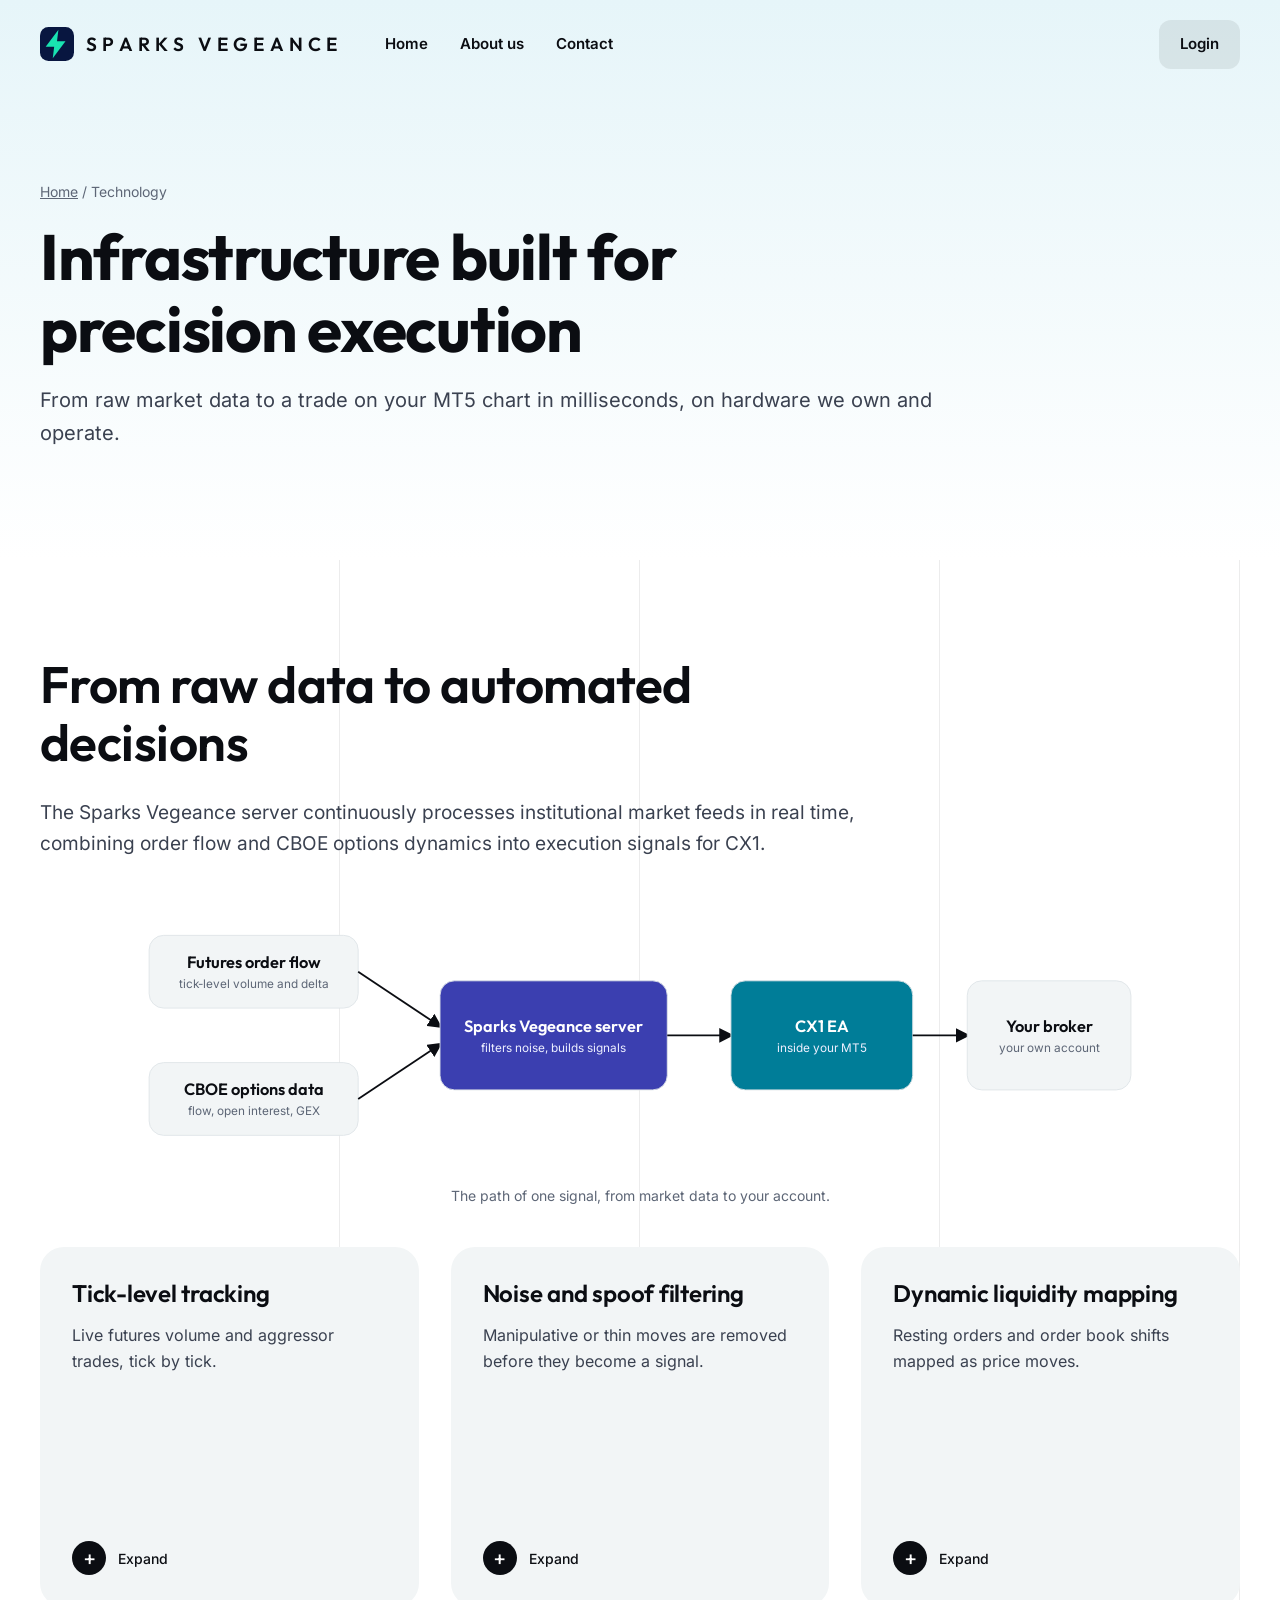
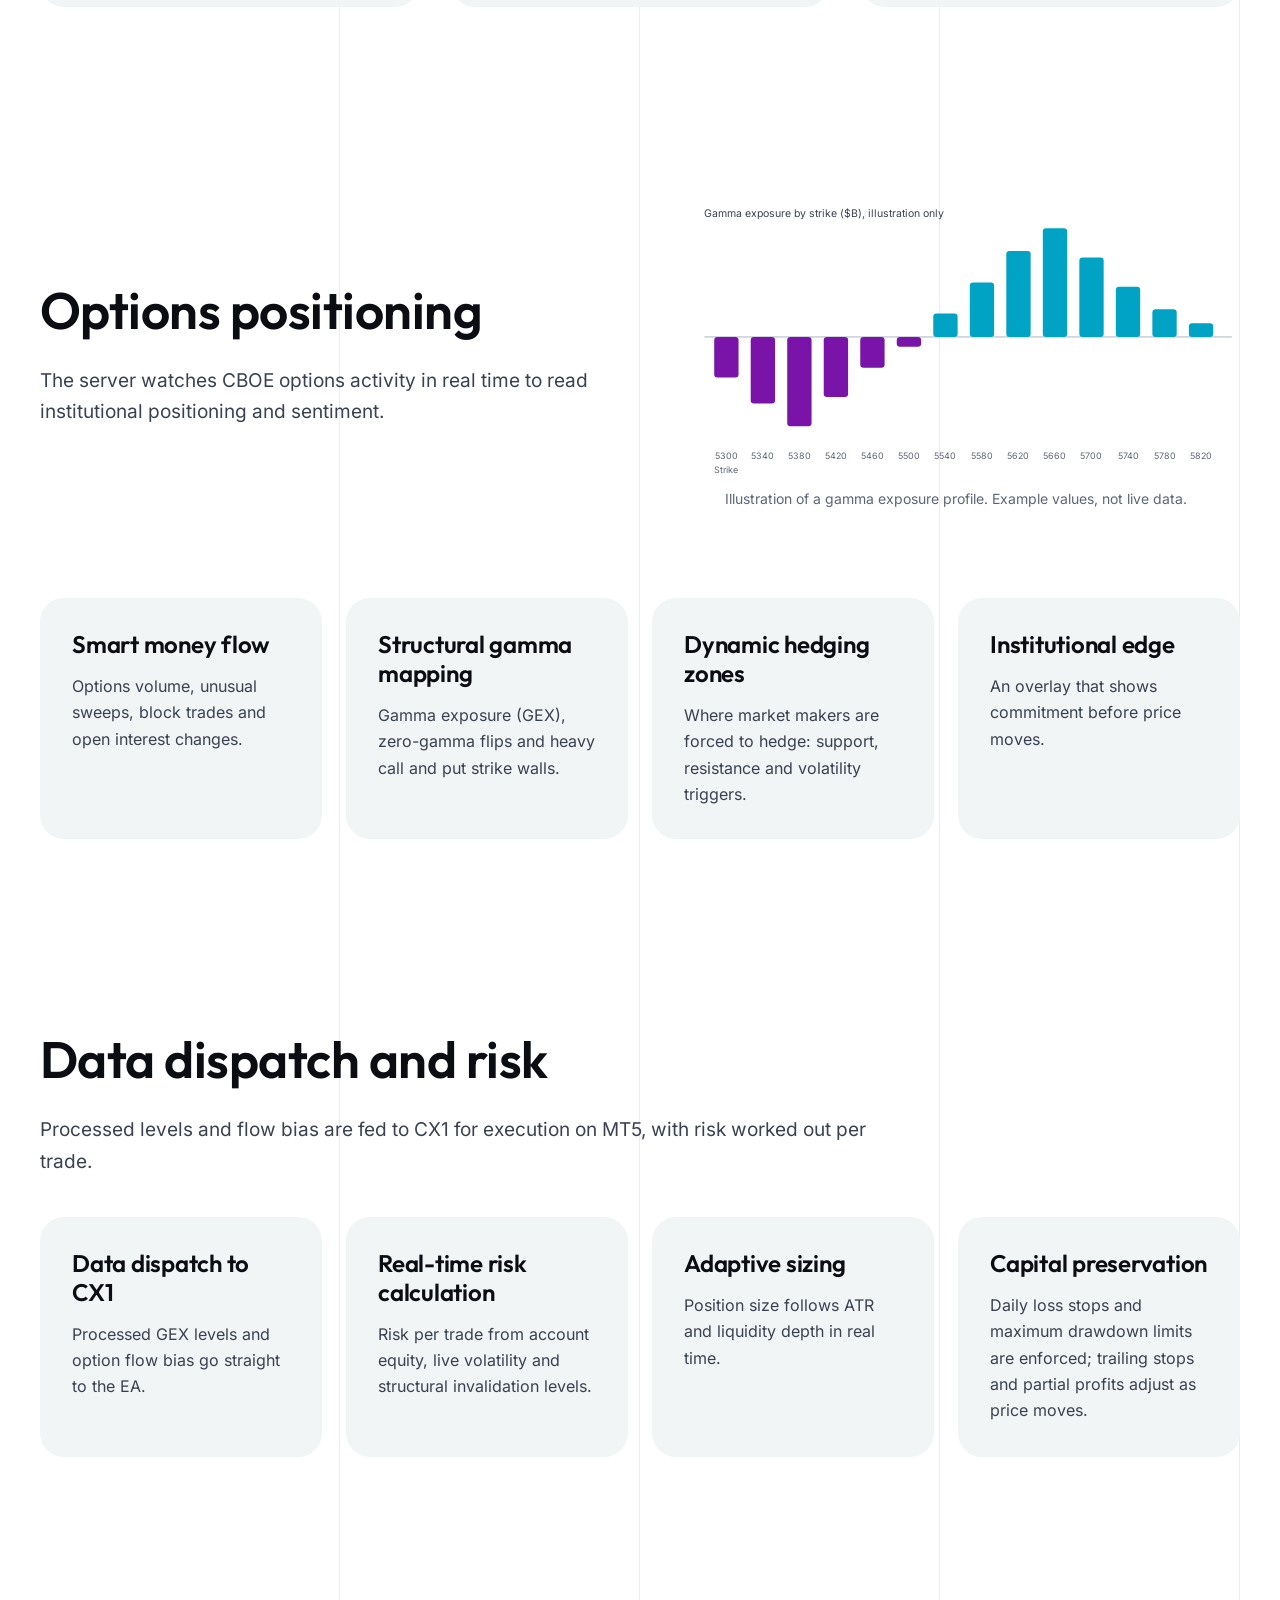
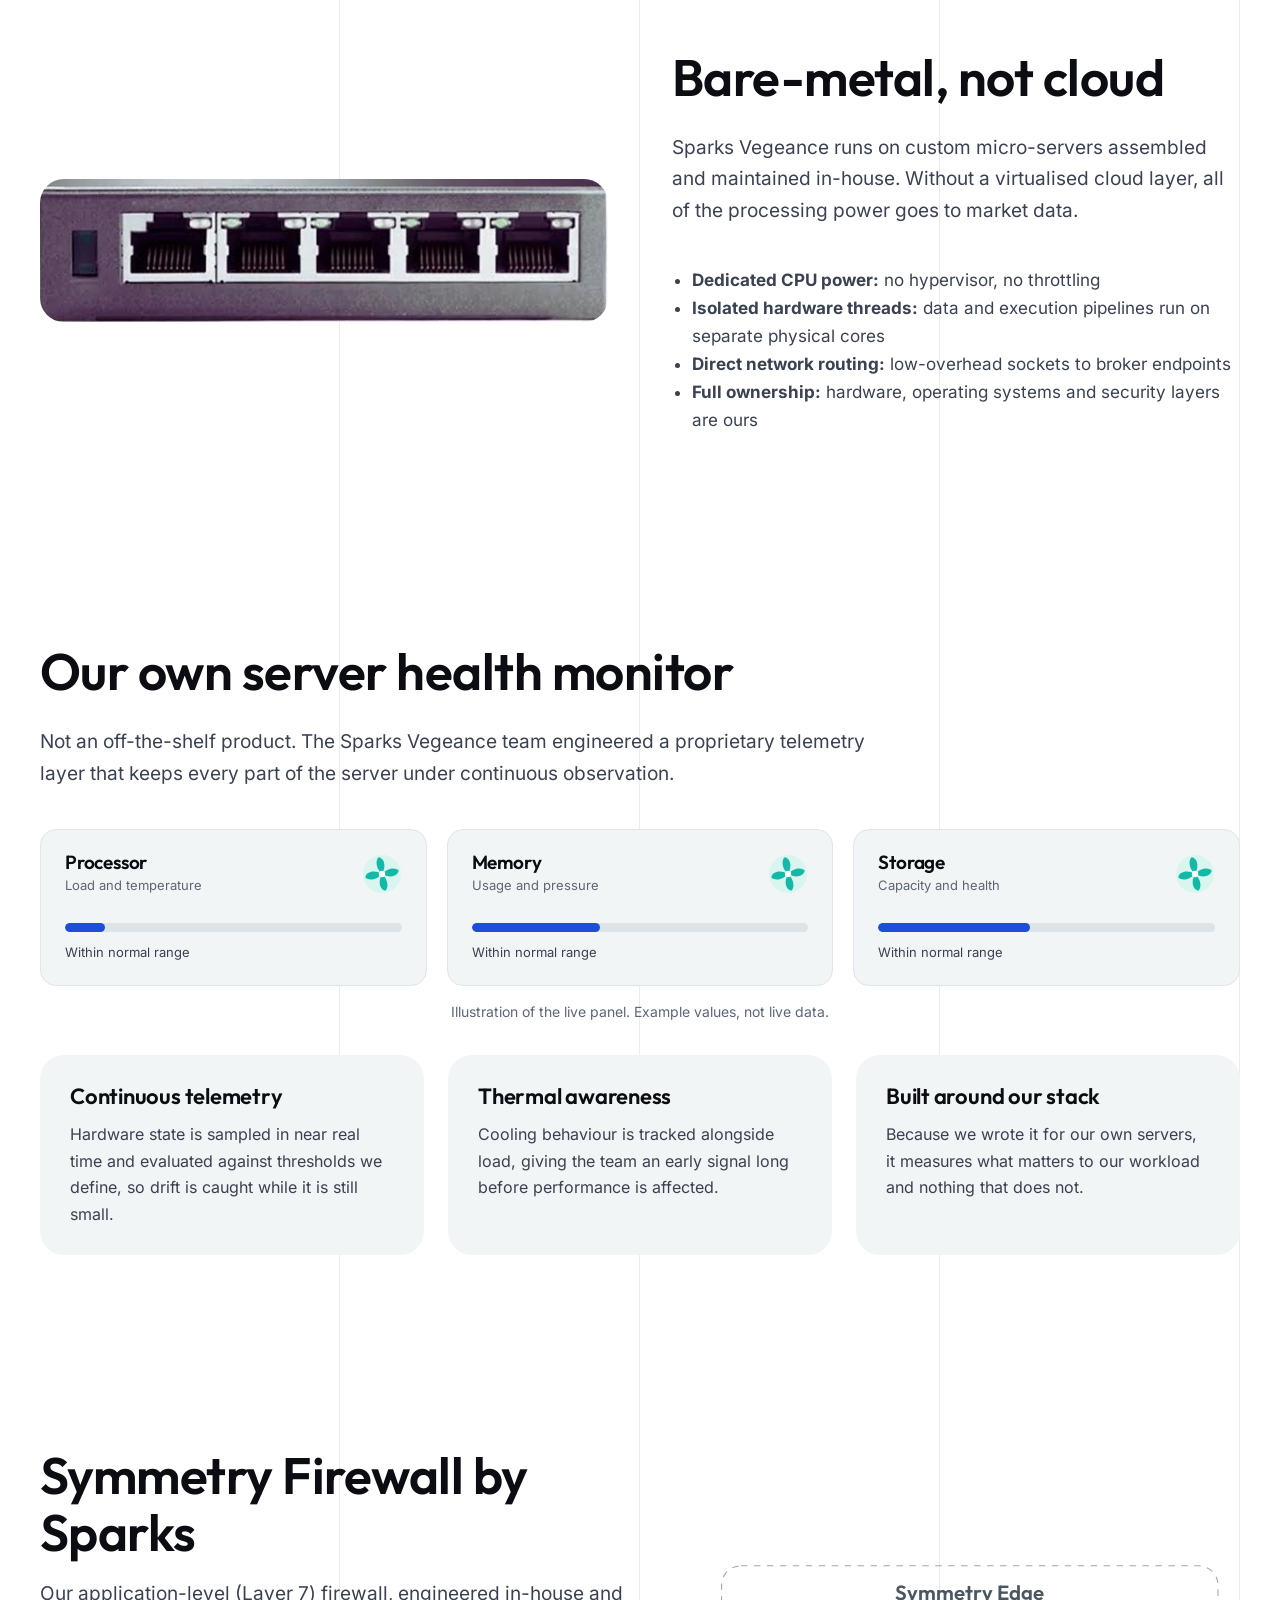
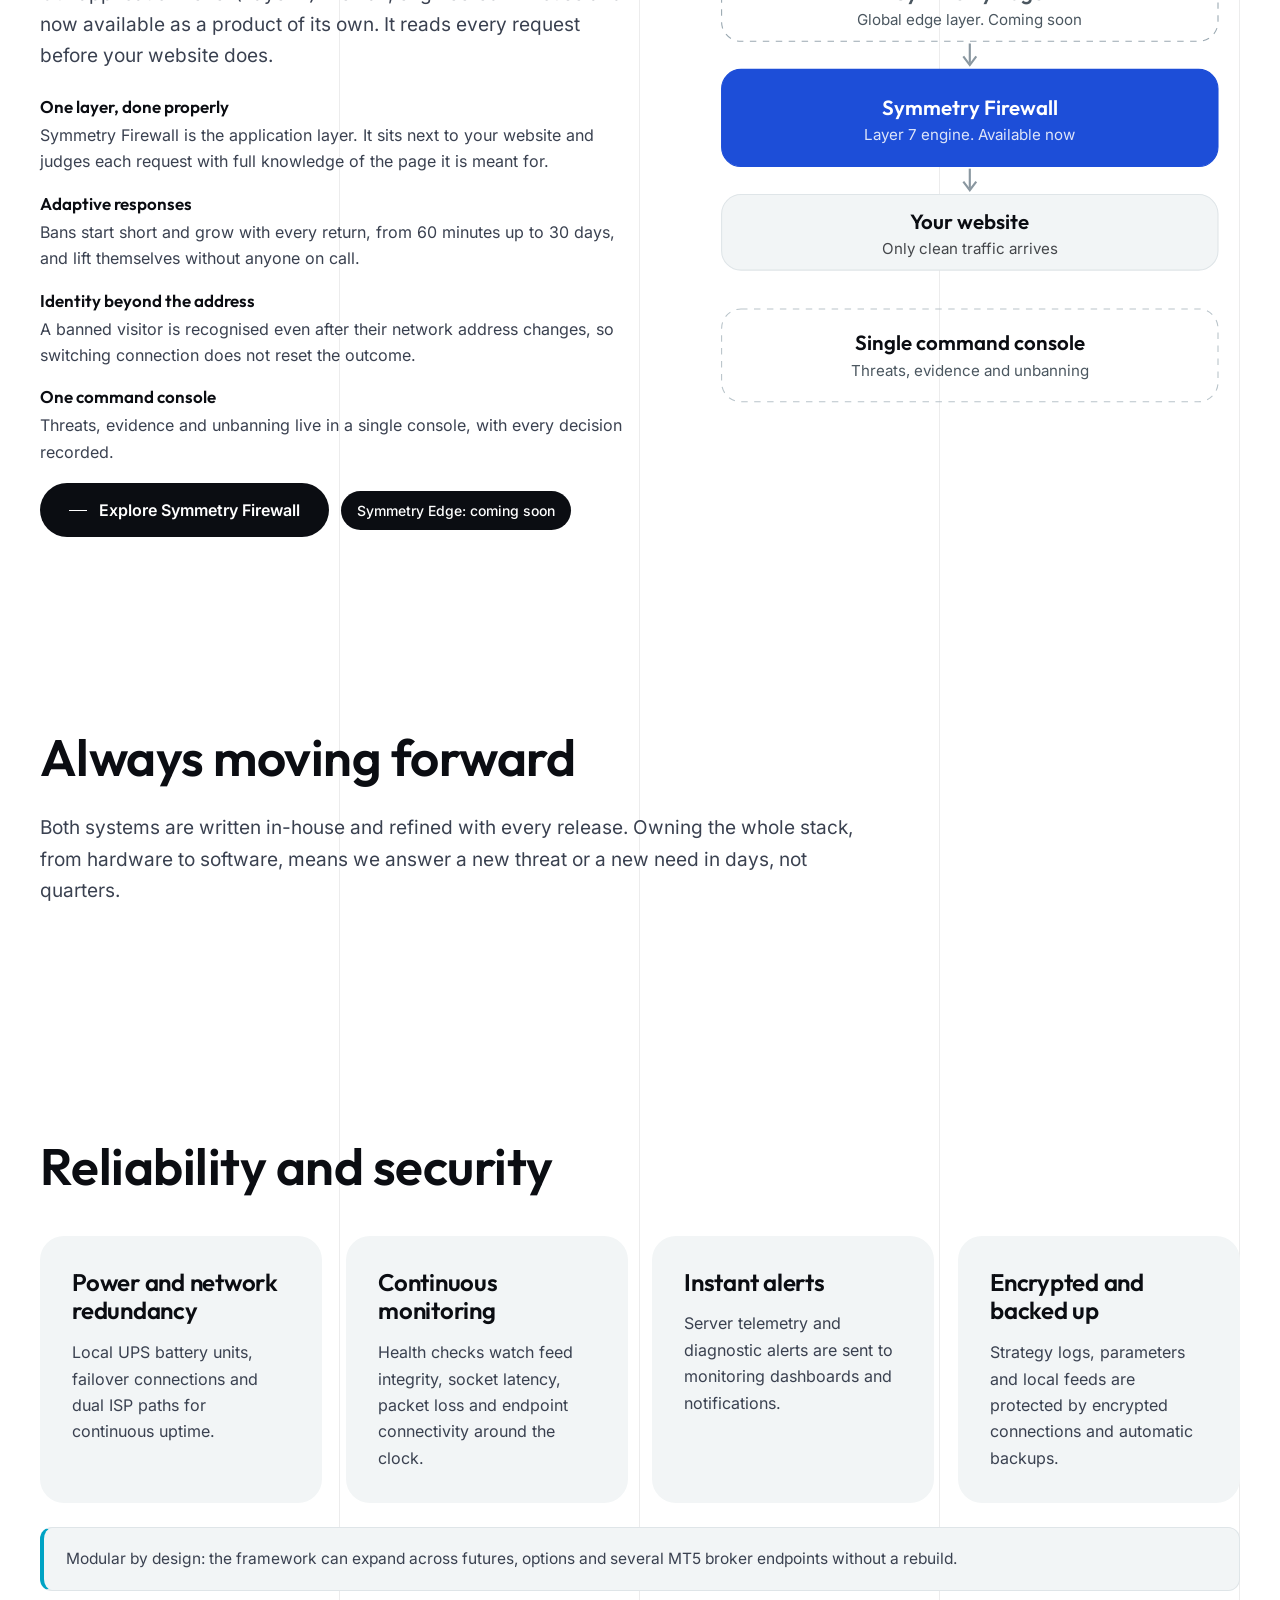
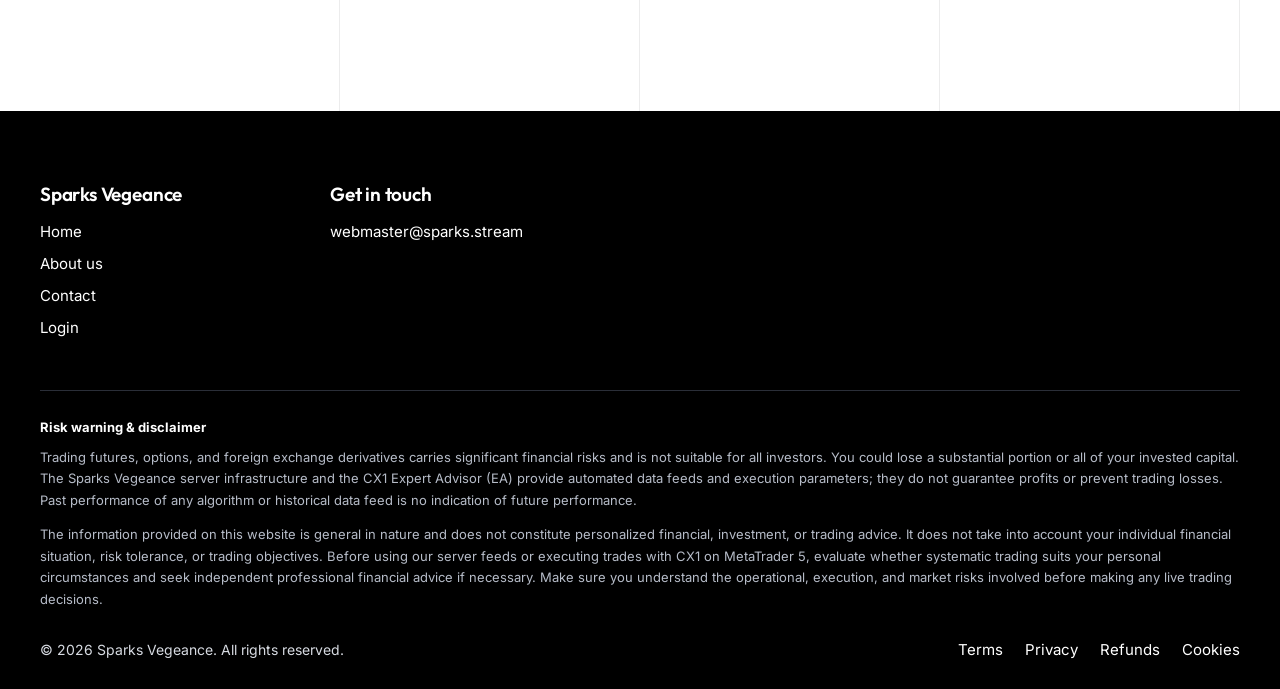
<file: technology.html>
<!doctype html>
<html lang="en">
<head>
<meta charset="utf-8">
<meta name="viewport" content="width=device-width,initial-scale=1">
<title>Technology: bare-metal servers, order flow and options data | Sparks Vegeance</title>
<meta name="description" content="How Sparks Vegeance turns futures order flow and CBOE options data into CX1 execution signals on in-house bare-metal servers with redundancy, a live in-house server health monitor, the Symmetry Firewall and encryption.">
<meta name="robots" content="index,follow,max-image-preview:large">
<link rel="canonical" href="https://sparks.stream/technology.html">
<meta name="theme-color" content="#ffffff">
<link rel="icon" href="assets/img/favicon.svg" type="image/svg+xml">
<meta property="og:type" content="website">
<meta property="og:site_name" content="Sparks Vegeance">
<meta property="og:title" content="Technology: bare-metal servers, order flow and options data | Sparks Vegeance">
<meta property="og:description" content="How Sparks Vegeance turns futures order flow and CBOE options data into CX1 execution signals on in-house bare-metal servers with redundancy, a live in-house server health monitor, the Symmetry Firewall and encryption.">
<meta property="og:url" content="https://sparks.stream/technology.html">
<meta property="og:image" content="https://sparks.stream/assets/img/og-image.jpg">
<meta property="og:image:width" content="1200">
<meta property="og:image:height" content="630">
<meta name="twitter:card" content="summary_large_image">
<meta name="twitter:title" content="Technology: bare-metal servers, order flow and options data | Sparks Vegeance">
<meta name="twitter:description" content="How Sparks Vegeance turns futures order flow and CBOE options data into CX1 execution signals on in-house bare-metal servers with redundancy, a live in-house server health monitor, the Symmetry Firewall and encryption.">
<meta name="twitter:image" content="https://sparks.stream/assets/img/og-image.jpg">
<link rel="preload" href="assets/fonts/outfit-latin-wght-normal.woff2" as="font" type="font/woff2" crossorigin>
<link rel="preload" href="assets/fonts/inter-latin-wght-normal.woff2" as="font" type="font/woff2" crossorigin>
<link rel="stylesheet" href="assets/style.css">

<script type="application/ld+json">{"@context": "https://schema.org", "@type": "Organization", "@id": "https://sparks.stream/#org", "name": "Sparks Vegeance", "alternateName": "SPARKS", "url": "https://sparks.stream/", "logo": "https://sparks.stream/assets/img/favicon.svg", "email": "webmaster@sparks.stream", "description": "Sparks Vegeance is an independent trading technology and research project that builds the CX1 trade copier for MetaTrader 5."}</script>
<script type="application/ld+json">{"@context": "https://schema.org", "@type": "WebSite", "@id": "https://sparks.stream/#site", "url": "https://sparks.stream/", "name": "Sparks Vegeance", "publisher": {"@id": "https://sparks.stream/#org"}}</script>
<script type="application/ld+json">{"@context": "https://schema.org", "@type": "BreadcrumbList", "itemListElement": [{"@type": "ListItem", "position": 1, "name": "Home", "item": "https://sparks.stream/"}, {"@type": "ListItem", "position": 2, "name": "Technology", "item": "https://sparks.stream/technology.html"}]}</script>
</head>
<body>
<a class="skip" href="#main">Skip to content</a>
<header class="top"><div class="wrap bar">
<a class="logo" href="index.html" aria-label="Sparks Vegeance home"><svg viewBox="0 0 24 24" aria-hidden="true" focusable="false"><rect width="24" height="24" rx="6" fill="#081640"/><path d="M13 2 4 14h6l-1 8 9-12h-6l1-8z" fill="#19E3B1"/></svg><span>SPARKS VEGEANCE</span></a>
<nav class="nav" aria-label="Main"><ul><li><a href="index.html">Home</a></li><li><a href="about.html">About us</a></li><li><a href="contact.html">Contact</a></li></ul></nav>
<a class="pill" href="https://client.vegeance.online" rel="noopener">Login</a>
<details class="menu"><summary>Menu</summary><div class="menu-panel"><h3>Menu</h3><a href="index.html">Home</a><a href="about.html">About us</a><a href="contact.html">Contact</a><a class="cta" href="https://client.vegeance.online" rel="noopener">Login</a></div></details>
</div></header>
<main id="main">
<section class="page-hero"><div class="wrap">
<p class="crumb"><a href="index.html">Home</a> / Technology</p>
<h1>Infrastructure built for precision execution</h1><p class="lead">From raw market data to a trade on your MT5 chart in milliseconds, on hardware we own and operate.</p></div></section>
<section class="sec bg"><div class="wrap">
<div class="left"><h2>From raw data to automated decisions</h2><p class="sub">The Sparks Vegeance server continuously processes institutional market feeds in real time, combining order flow and CBOE options dynamics into execution signals for CX1.</p></div>
<figure class="fig"><svg class="diagram" viewBox="0 0 1100 300" role="img" aria-label="Diagram: futures order flow and CBOE options data go to the Sparks Vegeance server, which filters them and sends signals to the CX1 Expert Advisor in MetaTrader 5, which trades on your broker account"><defs><marker id="ah" viewBox="0 0 10 10" refX="8" refY="5" markerWidth="8" markerHeight="8" orient="auto"><path d="M0 0 10 5 0 10z" fill="#0b0d12"/></marker></defs><rect x="10" y="40" width="230" height="80" rx="16" fill="#f2f5f6" stroke="#dfe5e8"/><text x="125.0" y="76.0" text-anchor="middle" font-family="Outfit,system-ui,sans-serif" font-weight="600" font-size="18" fill="#0b0d12">Futures order flow</text><text x="125.0" y="98.0" text-anchor="middle" font-family="Inter,system-ui,sans-serif" font-size="13" fill="#5d6676">tick-level volume and delta</text><rect x="10" y="180" width="230" height="80" rx="16" fill="#f2f5f6" stroke="#dfe5e8"/><text x="125.0" y="216.0" text-anchor="middle" font-family="Outfit,system-ui,sans-serif" font-weight="600" font-size="18" fill="#0b0d12">CBOE options data</text><text x="125.0" y="238.0" text-anchor="middle" font-family="Inter,system-ui,sans-serif" font-size="13" fill="#5d6676">flow, open interest, GEX</text><path d="M240 80L330 140" stroke="#0b0d12" stroke-width="2" fill="none" marker-end="url(#ah)"/><path d="M240 220L330 160" stroke="#0b0d12" stroke-width="2" fill="none" marker-end="url(#ah)"/><rect x="330" y="90" width="250" height="120" rx="16" fill="#3b3fb0" stroke="#dfe5e8"/><text x="455.0" y="146.0" text-anchor="middle" font-family="Outfit,system-ui,sans-serif" font-weight="600" font-size="18" fill="#ffffff">Sparks Vegeance server</text><text x="455.0" y="168.0" text-anchor="middle" font-family="Inter,system-ui,sans-serif" font-size="13" fill="#eef0ff">filters noise, builds signals</text><path d="M580 150L650 150" stroke="#0b0d12" stroke-width="2" fill="none" marker-end="url(#ah)"/><rect x="650" y="90" width="200" height="120" rx="16" fill="#007d98" stroke="#dfe5e8"/><text x="750.0" y="146.0" text-anchor="middle" font-family="Outfit,system-ui,sans-serif" font-weight="600" font-size="18" fill="#ffffff">CX1 EA</text><text x="750.0" y="168.0" text-anchor="middle" font-family="Inter,system-ui,sans-serif" font-size="13" fill="#eef0ff">inside your MT5</text><path d="M850 150L910 150" stroke="#0b0d12" stroke-width="2" fill="none" marker-end="url(#ah)"/><rect x="910" y="90" width="180" height="120" rx="16" fill="#f2f5f6" stroke="#dfe5e8"/><text x="1000.0" y="146.0" text-anchor="middle" font-family="Outfit,system-ui,sans-serif" font-weight="600" font-size="18" fill="#0b0d12">Your broker</text><text x="1000.0" y="168.0" text-anchor="middle" font-family="Inter,system-ui,sans-serif" font-size="13" fill="#5d6676">your own account</text></svg><figcaption>The path of one signal, from market data to your account.</figcaption></figure>
<div class="cards">
<details class="card"><summary><h3>Tick-level tracking</h3><p>Live futures volume and aggressor trades, tick by tick.</p><span class="tog"><i></i>Expand</span></summary><div class="body"><p>The server tracks institutional futures volume and aggressor trades at the tick level, bypassing the data limits of a standard MT5 feed.</p></div></details>
<details class="card"><summary><h3>Noise and spoof filtering</h3><p>Manipulative or thin moves are removed before they become a signal.</p><span class="tog"><i></i>Expand</span></summary><div class="body"><p>High-speed algorithms evaluate delta pressure and filter out spoofing and low-liquidity noise before any execution parameters are produced.</p></div></details>
<details class="card"><summary><h3>Dynamic liquidity mapping</h3><p>Resting orders and order book shifts mapped as price moves.</p><span class="tog"><i></i>Expand</span></summary><div class="body"><p>Key liquidity pools, large resting limit orders and immediate order book changes are mapped dynamically as trading unfolds.</p></div></details>
</div></div></section>

<section class="sec bg"><div class="wrap">
<div class="row"><div class="left"><h2>Options positioning</h2><p class="sub" style="margin-bottom:0">The server watches CBOE options activity in real time to read institutional positioning and sentiment.</p></div>
<figure class="fig" style="margin:0"><svg class="diagram" viewBox="0 0 700 340" role="img" aria-label="Illustration of a gamma exposure profile by strike price: negative values on the left, positive on the right"><line x1="40" y1="170" x2="690" y2="170" stroke="#9aa3b2" stroke-width="1"/><rect x="52" y="170" width="30" height="50" rx="4" fill="#7a14a8"/><text x="67" y="320" text-anchor="middle" font-family="Inter,system-ui,sans-serif" font-size="11" fill="#5d6676">5300</text><rect x="97" y="170" width="30" height="82" rx="4" fill="#7a14a8"/><text x="112" y="320" text-anchor="middle" font-family="Inter,system-ui,sans-serif" font-size="11" fill="#5d6676">5340</text><rect x="142" y="170" width="30" height="110" rx="4" fill="#7a14a8"/><text x="157" y="320" text-anchor="middle" font-family="Inter,system-ui,sans-serif" font-size="11" fill="#5d6676">5380</text><rect x="187" y="170" width="30" height="74" rx="4" fill="#7a14a8"/><text x="202" y="320" text-anchor="middle" font-family="Inter,system-ui,sans-serif" font-size="11" fill="#5d6676">5420</text><rect x="232" y="170" width="30" height="38" rx="4" fill="#7a14a8"/><text x="247" y="320" text-anchor="middle" font-family="Inter,system-ui,sans-serif" font-size="11" fill="#5d6676">5460</text><rect x="277" y="170" width="30" height="12" rx="4" fill="#7a14a8"/><text x="292" y="320" text-anchor="middle" font-family="Inter,system-ui,sans-serif" font-size="11" fill="#5d6676">5500</text><rect x="322" y="141" width="30" height="29" rx="4" fill="#00a3c4"/><text x="337" y="320" text-anchor="middle" font-family="Inter,system-ui,sans-serif" font-size="11" fill="#5d6676">5540</text><rect x="367" y="103" width="30" height="67" rx="4" fill="#00a3c4"/><text x="382" y="320" text-anchor="middle" font-family="Inter,system-ui,sans-serif" font-size="11" fill="#5d6676">5580</text><rect x="412" y="64" width="30" height="106" rx="4" fill="#00a3c4"/><text x="427" y="320" text-anchor="middle" font-family="Inter,system-ui,sans-serif" font-size="11" fill="#5d6676">5620</text><rect x="457" y="36" width="30" height="134" rx="4" fill="#00a3c4"/><text x="472" y="320" text-anchor="middle" font-family="Inter,system-ui,sans-serif" font-size="11" fill="#5d6676">5660</text><rect x="502" y="72" width="30" height="98" rx="4" fill="#00a3c4"/><text x="517" y="320" text-anchor="middle" font-family="Inter,system-ui,sans-serif" font-size="11" fill="#5d6676">5700</text><rect x="547" y="108" width="30" height="62" rx="4" fill="#00a3c4"/><text x="562" y="320" text-anchor="middle" font-family="Inter,system-ui,sans-serif" font-size="11" fill="#5d6676">5740</text><rect x="592" y="136" width="30" height="34" rx="4" fill="#00a3c4"/><text x="607" y="320" text-anchor="middle" font-family="Inter,system-ui,sans-serif" font-size="11" fill="#5d6676">5780</text><rect x="637" y="153" width="30" height="17" rx="4" fill="#00a3c4"/><text x="652" y="320" text-anchor="middle" font-family="Inter,system-ui,sans-serif" font-size="11" fill="#5d6676">5820</text><text x="40" y="22" font-family="Inter,system-ui,sans-serif" font-size="13" fill="#3a4150">Gamma exposure by strike ($B), illustration only</text><text x="52" y="338" font-family="Inter,system-ui,sans-serif" font-size="11" fill="#5d6676">Strike</text></svg><figcaption>Illustration of a gamma exposure profile. Example values, not live data.</figcaption></figure></div>
<div style="height:48px"></div>
<div class="cards four">
<div class="card"><h3>Smart money flow</h3><p>Options volume, unusual sweeps, block trades and open interest changes.</p></div>
<div class="card"><h3>Structural gamma mapping</h3><p>Gamma exposure (GEX), zero-gamma flips and heavy call and put strike walls.</p></div>
<div class="card"><h3>Dynamic hedging zones</h3><p>Where market makers are forced to hedge: support, resistance and volatility triggers.</p></div>
<div class="card"><h3>Institutional edge</h3><p>An overlay that shows commitment before price moves.</p></div>
</div></div></section>

<section class="sec bg"><div class="wrap">
<div class="left"><h2>Data dispatch and risk</h2><p class="sub">Processed levels and flow bias are fed to CX1 for execution on MT5, with risk worked out per trade.</p></div>
<div class="cards four">
<div class="card"><h3>Data dispatch to CX1</h3><p>Processed GEX levels and option flow bias go straight to the EA.</p></div>
<div class="card"><h3>Real-time risk calculation</h3><p>Risk per trade from account equity, live volatility and structural invalidation levels.</p></div>
<div class="card"><h3>Adaptive sizing</h3><p>Position size follows ATR and liquidity depth in real time.</p></div>
<div class="card"><h3>Capital preservation</h3><p>Daily loss stops and maximum drawdown limits are enforced; trailing stops and partial profits adjust as price moves.</p></div>
</div></div></section>

<section class="sec bg"><div class="wrap">
<div class="row">
<img src="assets/img/network-switch.jpg" width="1000" height="253" alt="Network switch used in the Sparks Vegeance in-house server rack" loading="lazy">
<div class="left"><h2>Bare-metal, not cloud</h2>
<p class="sub" style="margin-inline:0">Sparks Vegeance runs on custom micro-servers assembled and maintained in-house. Without a virtualised cloud layer, all of the processing power goes to market data.</p>
<ul style="color:var(--ink2);padding-left:20px"><li><b>Dedicated CPU power:</b> no hypervisor, no throttling</li><li><b>Isolated hardware threads:</b> data and execution pipelines run on separate physical cores</li><li><b>Direct network routing:</b> low-overhead sockets to broker endpoints</li><li><b>Full ownership:</b> hardware, operating systems and security layers are ours</li></ul></div>
</div></div></section>

<style>
.hm{display:grid;grid-template-columns:repeat(3,1fr);gap:20px;margin-top:40px}
.hm .u{background:var(--soft);border:1px solid var(--line);border-radius:16px;padding:22px 24px;min-height:150px}
.hm .u .t{display:flex;align-items:center;justify-content:space-between;gap:12px}
.hm .u h3{font-size:19px;margin:0}
.hm .u small{display:block;color:var(--mute);font-size:13px;margin-top:2px}
.hm .meter{height:9px;border-radius:9px;background:#dde4e8;margin:26px 0 10px;overflow:hidden}
.hm .meter i{display:block;height:100%;border-radius:9px;background:#1d4ed8}
.hm .u p{margin:0;font-size:13px;color:var(--ink2)}
.fan{width:40px;height:40px;flex:none}
.hm-note{text-align:center;font-size:14px;color:var(--mute);margin:14px 0 0}
.tcards{display:grid;grid-template-columns:repeat(3,1fr);gap:24px;margin-top:32px}
.tcards .c{background:var(--soft);border-radius:var(--r);padding:28px 30px;display:flex;flex-direction:column;gap:12px}
.tcards h3{font-size:22px;line-height:1.2;margin:0}
.tcards p{margin:0;color:var(--ink2);font-size:16px}
.fw{display:grid;grid-template-columns:1.05fr .95fr;gap:64px;align-items:center}
.fw>*{min-width:0}
.fw h2{max-width:16ch;margin:0 0 16px}
.fw .lead{color:var(--ink2);font-size:19px;margin:0 0 24px}
.fw dl{margin:0;padding:0}
.fw dt{font:600 17px/1.3 var(--head);margin:0 0 4px}
.fw dd{margin:0 0 18px;color:var(--ink2);font-size:16px}
.fw .soon{display:inline-block;margin-top:6px;padding:8px 16px;border-radius:999px;background:var(--ink);color:#fff;font-size:14px;font-weight:500}
.fwd{width:100%;height:auto;display:block}
@media (max-width:900px){.hm,.tcards{grid-template-columns:1fr}.fw{grid-template-columns:1fr;gap:32px}}
</style>

<section class="sec bg"><div class="wrap">
<div class="left"><h2>Our own server health monitor</h2><p class="sub">Not an off-the-shelf product. The Sparks Vegeance team engineered a proprietary telemetry layer that keeps every part of the server under continuous observation.</p></div>
<div class="hm">
<div class="u"><div class="t"><div><h3>Processor</h3><small>Load and temperature</small></div><svg class="fan" viewBox="0 0 40 40" aria-hidden="true"><circle cx="20" cy="20" r="19" fill="#d9f5f0"/><g class="blades"><animateTransform attributeName="transform" type="rotate" from="0 20 20" to="360 20 20" dur="1.1s" repeatCount="indefinite"/><path d="M20 20 C 14 12, 17 4, 20 3 C 25 5, 26 13, 20 20 Z" fill="#14b8a6" transform="rotate(0 20 20)"/><path d="M20 20 C 14 12, 17 4, 20 3 C 25 5, 26 13, 20 20 Z" fill="#14b8a6" transform="rotate(90 20 20)"/><path d="M20 20 C 14 12, 17 4, 20 3 C 25 5, 26 13, 20 20 Z" fill="#14b8a6" transform="rotate(180 20 20)"/><path d="M20 20 C 14 12, 17 4, 20 3 C 25 5, 26 13, 20 20 Z" fill="#14b8a6" transform="rotate(270 20 20)"/></g><circle cx="20" cy="20" r="3.2" fill="#fff"/></svg></div><div class="meter"><i style="width:12%"></i></div><p>Within normal range</p></div><div class="u"><div class="t"><div><h3>Memory</h3><small>Usage and pressure</small></div><svg class="fan" viewBox="0 0 40 40" aria-hidden="true"><circle cx="20" cy="20" r="19" fill="#d9f5f0"/><g class="blades"><animateTransform attributeName="transform" type="rotate" from="0 20 20" to="360 20 20" dur="1.1s" repeatCount="indefinite"/><path d="M20 20 C 14 12, 17 4, 20 3 C 25 5, 26 13, 20 20 Z" fill="#14b8a6" transform="rotate(0 20 20)"/><path d="M20 20 C 14 12, 17 4, 20 3 C 25 5, 26 13, 20 20 Z" fill="#14b8a6" transform="rotate(90 20 20)"/><path d="M20 20 C 14 12, 17 4, 20 3 C 25 5, 26 13, 20 20 Z" fill="#14b8a6" transform="rotate(180 20 20)"/><path d="M20 20 C 14 12, 17 4, 20 3 C 25 5, 26 13, 20 20 Z" fill="#14b8a6" transform="rotate(270 20 20)"/></g><circle cx="20" cy="20" r="3.2" fill="#fff"/></svg></div><div class="meter"><i style="width:38%"></i></div><p>Within normal range</p></div><div class="u"><div class="t"><div><h3>Storage</h3><small>Capacity and health</small></div><svg class="fan" viewBox="0 0 40 40" aria-hidden="true"><circle cx="20" cy="20" r="19" fill="#d9f5f0"/><g class="blades"><animateTransform attributeName="transform" type="rotate" from="0 20 20" to="360 20 20" dur="1.1s" repeatCount="indefinite"/><path d="M20 20 C 14 12, 17 4, 20 3 C 25 5, 26 13, 20 20 Z" fill="#14b8a6" transform="rotate(0 20 20)"/><path d="M20 20 C 14 12, 17 4, 20 3 C 25 5, 26 13, 20 20 Z" fill="#14b8a6" transform="rotate(90 20 20)"/><path d="M20 20 C 14 12, 17 4, 20 3 C 25 5, 26 13, 20 20 Z" fill="#14b8a6" transform="rotate(180 20 20)"/><path d="M20 20 C 14 12, 17 4, 20 3 C 25 5, 26 13, 20 20 Z" fill="#14b8a6" transform="rotate(270 20 20)"/></g><circle cx="20" cy="20" r="3.2" fill="#fff"/></svg></div><div class="meter"><i style="width:45%"></i></div><p>Within normal range</p></div>
</div>
<p class="hm-note">Illustration of the live panel. Example values, not live data.</p>
<div class="tcards">
<div class="c"><h3>Continuous telemetry</h3><p>Hardware state is sampled in near real time and evaluated against thresholds we define, so drift is caught while it is still small.</p></div>
<div class="c"><h3>Thermal awareness</h3><p>Cooling behaviour is tracked alongside load, giving the team an early signal long before performance is affected.</p></div>
<div class="c"><h3>Built around our stack</h3><p>Because we wrote it for our own servers, it measures what matters to our workload and nothing that does not.</p></div>
</div></div></section>

<section class="sec bg"><div class="wrap">
<div class="fw">
<div><h2>Symmetry Firewall by Sparks</h2>
<p class="lead">Our application-level (Layer 7) firewall, engineered in-house and now available as a product of its own. It reads every request before your website does.</p>
<dl>
<dt>One layer, done properly</dt><dd>Symmetry Firewall is the application layer. It sits next to your website and judges each request with full knowledge of the page it is meant for.</dd>
<dt>Adaptive responses</dt><dd>Bans start short and grow with every return, from 60 minutes up to 30 days, and lift themselves without anyone on call.</dd>
<dt>Identity beyond the address</dt><dd>A banned visitor is recognised even after their network address changes, so switching connection does not reset the outcome.</dd>
<dt>One command console</dt><dd>Threats, evidence and unbanning live in a single console, with every decision recorded.</dd>
</dl>
<p style="display:flex;flex-wrap:wrap;gap:12px;align-items:center;margin:8px 0 0"><a class="btn dark dash" href="symmetry-firewall.html">Explore Symmetry Firewall</a><span class="soon" style="margin:0">Symmetry Edge: coming soon</span></p></div>
<svg class="fwd" viewBox="0 0 500 440" role="img" aria-label="Diagram: traffic passes Symmetry Edge (coming soon), then Symmetry Firewall at the application layer, then reaches your website, all managed from one console"><rect x="20" y="10" width="460" height="70" rx="18" fill="none" stroke="#9aa8b1" stroke-dasharray="6 6"/><text x="250" y="42" text-anchor="middle" font-family="Outfit,system-ui,sans-serif" font-weight="600" font-size="19" fill="#4b5760">Symmetry Edge</text><text x="250" y="65" text-anchor="middle" font-family="Inter,system-ui,sans-serif" font-size="14" fill="#4b5760">Global edge layer. Coming soon</text><path d="M250 82 v18" stroke="#8a97a0" stroke-width="2"/><path d="M244 94 l6 8 l6 -8" fill="none" stroke="#8a97a0" stroke-width="2"/><rect x="20" y="106" width="460" height="90" rx="18" fill="#1d4ed8" stroke="#1d4ed8"/><text x="250" y="148" text-anchor="middle" font-family="Outfit,system-ui,sans-serif" font-weight="600" font-size="19" fill="#ffffff">Symmetry Firewall</text><text x="250" y="171" text-anchor="middle" font-family="Inter,system-ui,sans-serif" font-size="14" fill="#ffffff" opacity=".85">Layer 7 engine. Available now</text><path d="M250 198 v18" stroke="#8a97a0" stroke-width="2"/><path d="M244 210 l6 8 l6 -8" fill="none" stroke="#8a97a0" stroke-width="2"/><rect x="20" y="222" width="460" height="70" rx="18" fill="#f2f5f6" stroke="#dfe5e8"/><text x="250" y="254" text-anchor="middle" font-family="Outfit,system-ui,sans-serif" font-weight="600" font-size="19" fill="#0b0d12">Your website</text><text x="250" y="277" text-anchor="middle" font-family="Inter,system-ui,sans-serif" font-size="14" fill="#0b0d12" opacity=".75">Only clean traffic arrives</text><rect x="20" y="328" width="460" height="86" rx="18" fill="none" stroke="#b9c4ca" stroke-dasharray="6 6"/><text x="250" y="366" text-anchor="middle" font-family="Outfit,system-ui,sans-serif" font-weight="600" font-size="19" fill="#0b0d12">Single command console</text><text x="250" y="390" text-anchor="middle" font-family="Inter,system-ui,sans-serif" font-size="14" fill="#4b5760">Threats, evidence and unbanning</text></svg>
</div></div></section>

<section class="sec bg"><div class="wrap">
<div class="left"><h2>Always moving forward</h2><p class="sub">Both systems are written in-house and refined with every release. Owning the whole stack, from hardware to software, means we answer a new threat or a new need in days, not quarters.</p></div>
</div></section>

<section class="sec bg"><div class="wrap">
<div class="left"><h2>Reliability and security</h2></div>
<div class="cards four">
<div class="card"><h3>Power and network redundancy</h3><p>Local UPS battery units, failover connections and dual ISP paths for continuous uptime.</p></div>
<div class="card"><h3>Continuous monitoring</h3><p>Health checks watch feed integrity, socket latency, packet loss and endpoint connectivity around the clock.</p></div>
<div class="card"><h3>Instant alerts</h3><p>Server telemetry and diagnostic alerts are sent to monitoring dashboards and notifications.</p></div>
<div class="card"><h3>Encrypted and backed up</h3><p>Strategy logs, parameters and local feeds are protected by encrypted connections and automatic backups.</p></div>
</div>
<p class="note">Modular by design: the framework can expand across futures, options and several MT5 broker endpoints without a rebuild.</p>
</div></section>

</main>
<footer class="foot"><div class="wrap">
<div class="fgrid">
<div><h4>Sparks Vegeance</h4><ul><li><a href="index.html">Home</a></li><li><a href="about.html">About us</a></li><li><a href="contact.html">Contact</a></li><li><a href="https://client.vegeance.online" rel="noopener">Login</a></li></ul></div>
<div><h4>Get in touch</h4><ul><li><a href="mailto:webmaster@sparks.stream">webmaster@sparks.stream</a></li></ul></div>
</div>
<div class="risk"><strong>Risk warning &amp; disclaimer</strong>
<p>Trading futures, options, and foreign exchange derivatives carries significant financial risks and is not suitable for all investors. You could lose a substantial portion or all of your invested capital. The Sparks Vegeance server infrastructure and the CX1 Expert Advisor (EA) provide automated data feeds and execution parameters; they do not guarantee profits or prevent trading losses. Past performance of any algorithm or historical data feed is no indication of future performance.</p>
<p>The information provided on this website is general in nature and does not constitute personalized financial, investment, or trading advice. It does not take into account your individual financial situation, risk tolerance, or trading objectives. Before using our server feeds or executing trades with CX1 on MetaTrader 5, evaluate whether systematic trading suits your personal circumstances and seek independent professional financial advice if necessary. Make sure you understand the operational, execution, and market risks involved before making any live trading decisions.</p></div>
<div class="legal"><span>&copy; 2026 Sparks Vegeance. All rights reserved.</span><ul><li><a href="terms.html">Terms</a></li><li><a href="privacy.html">Privacy</a></li><li><a href="refund.html">Refunds</a></li><li><a href="cookies.html">Cookies</a></li></ul></div>
</div></footer>
<script src="assets/count.js?v=2" defer></script>
</body>
</html>
</file>
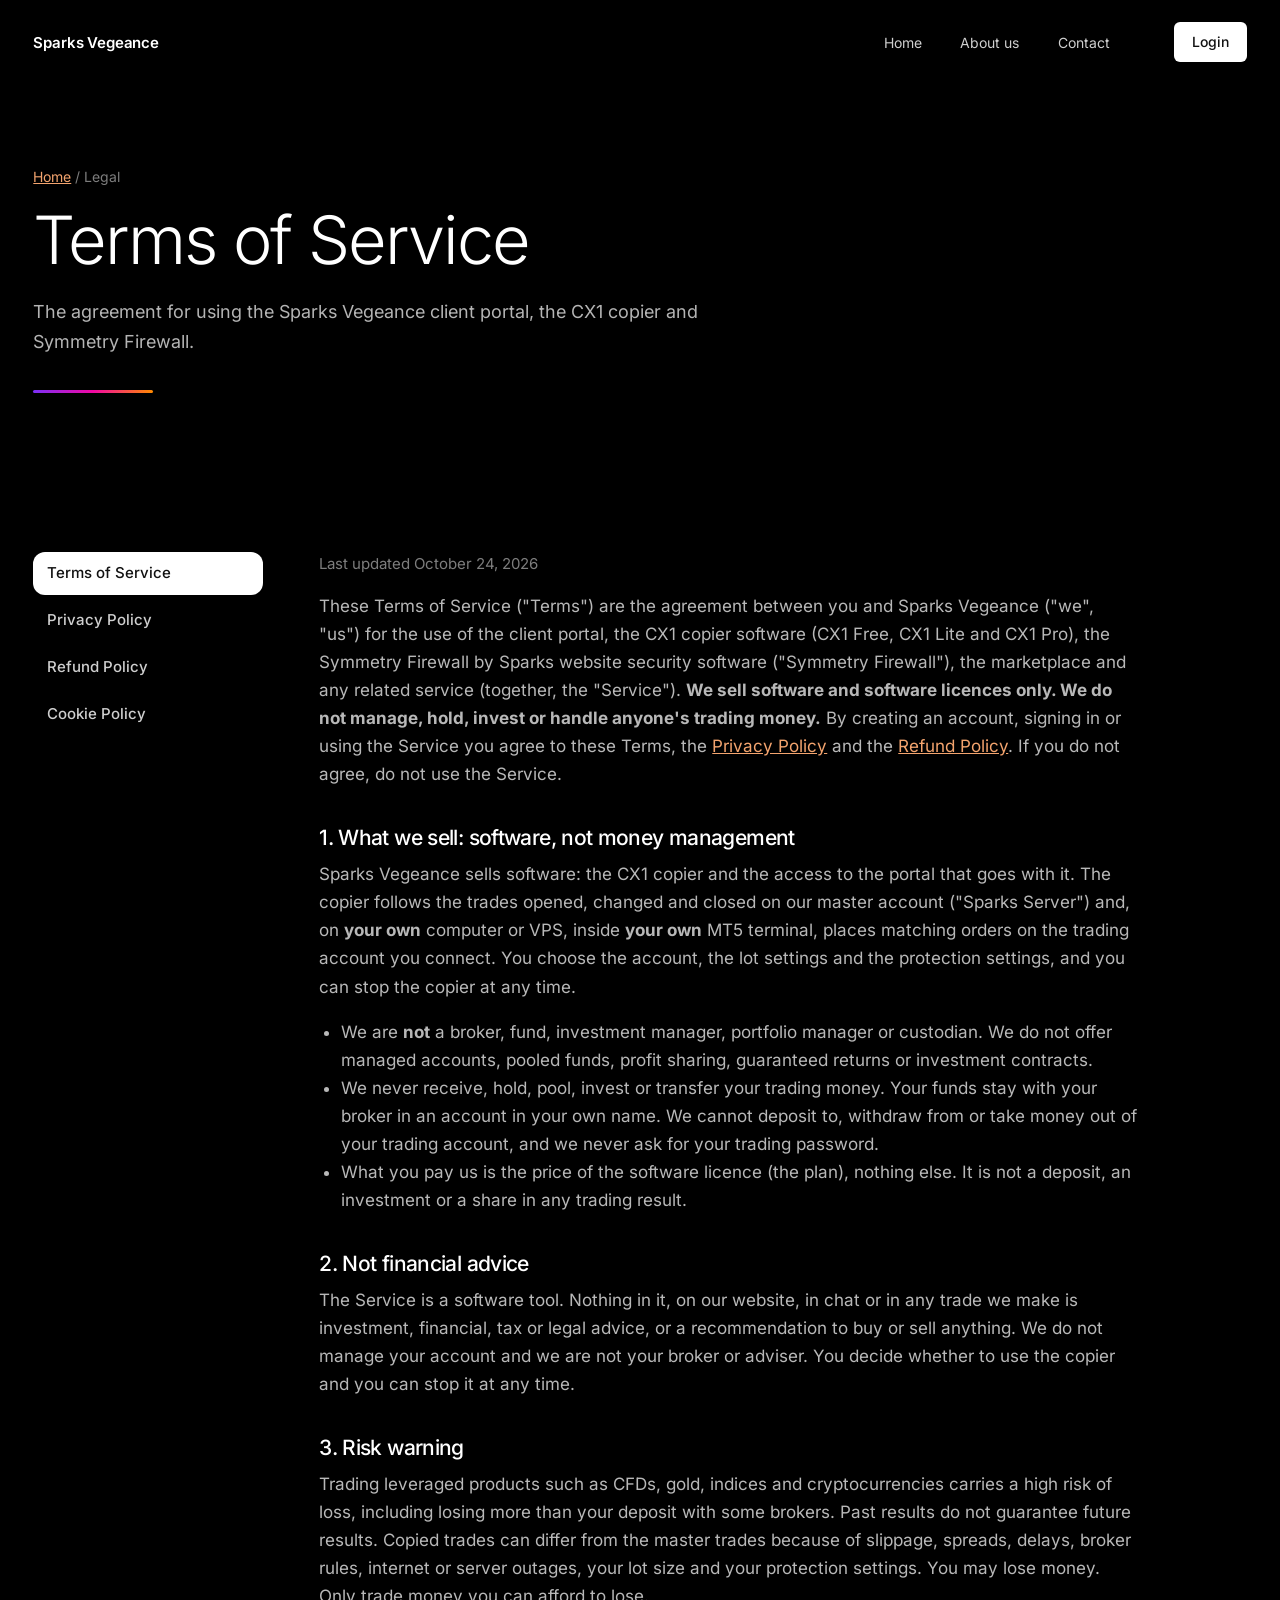
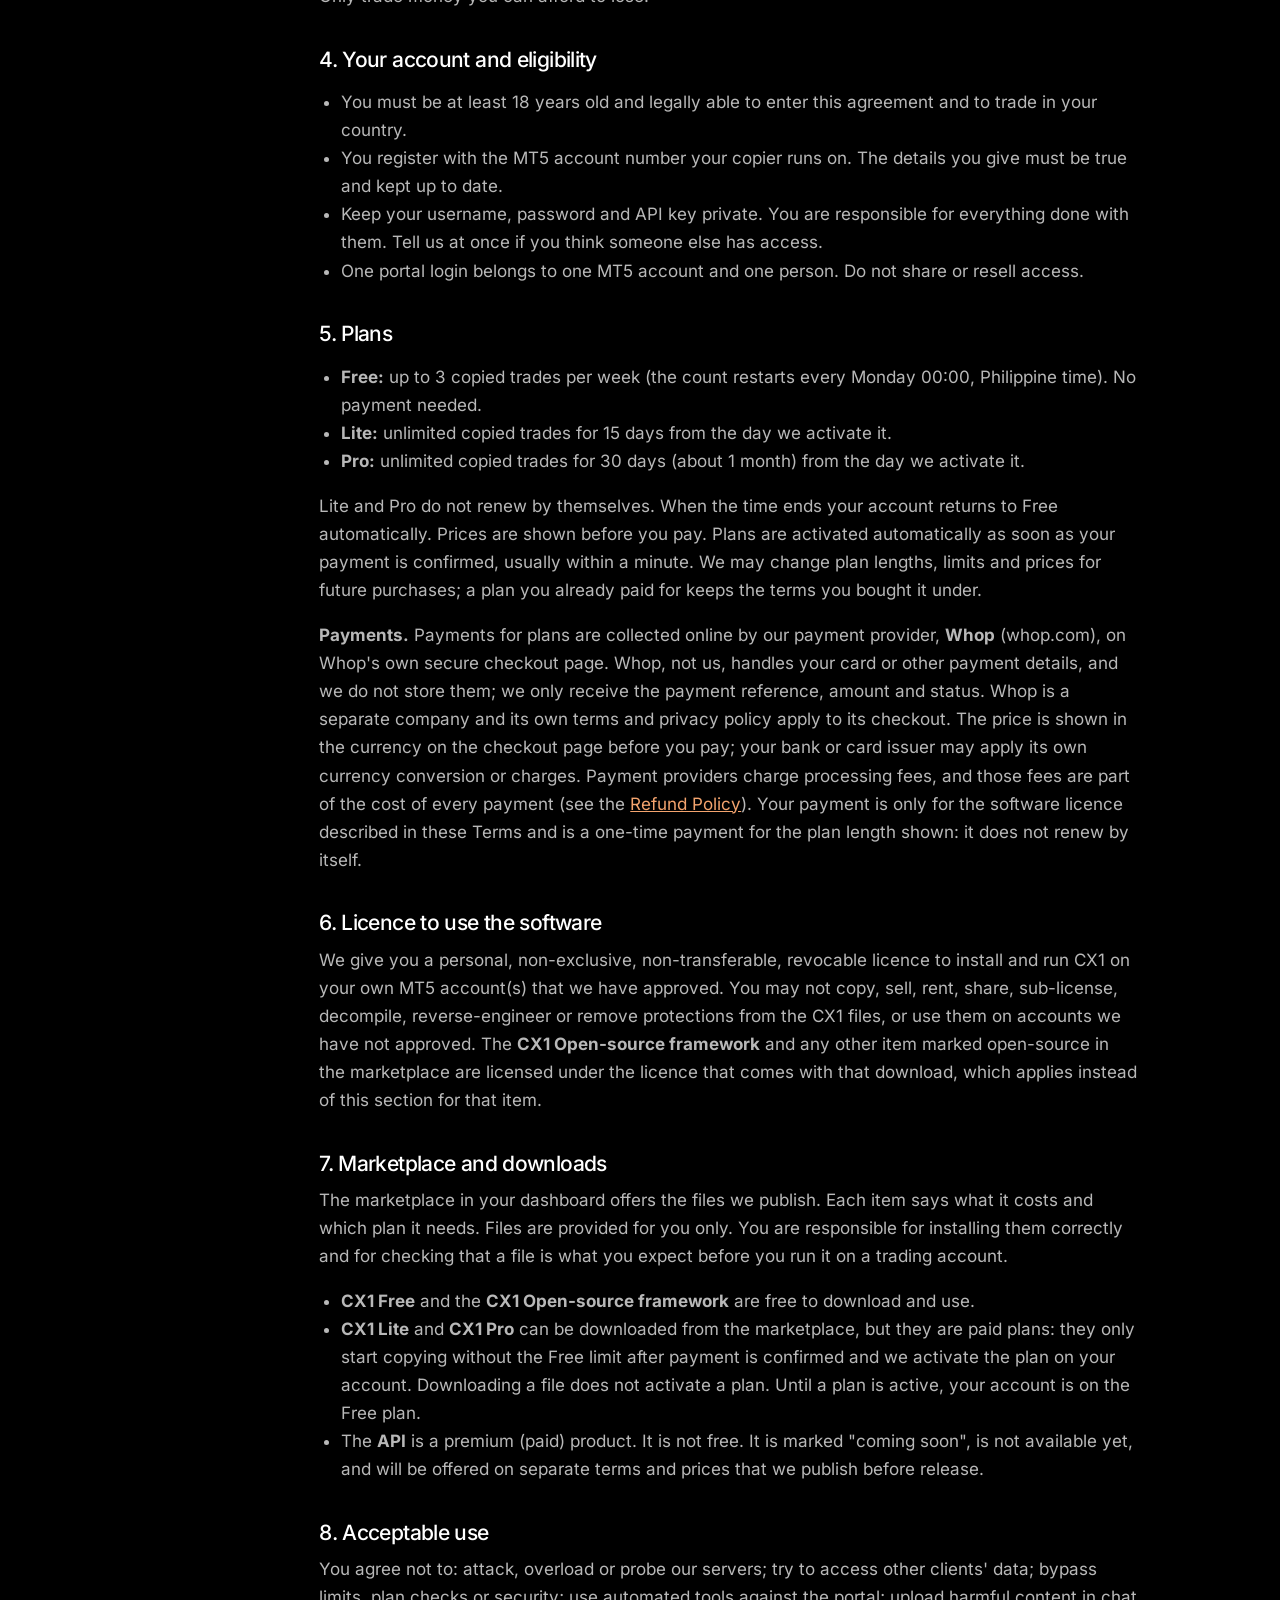
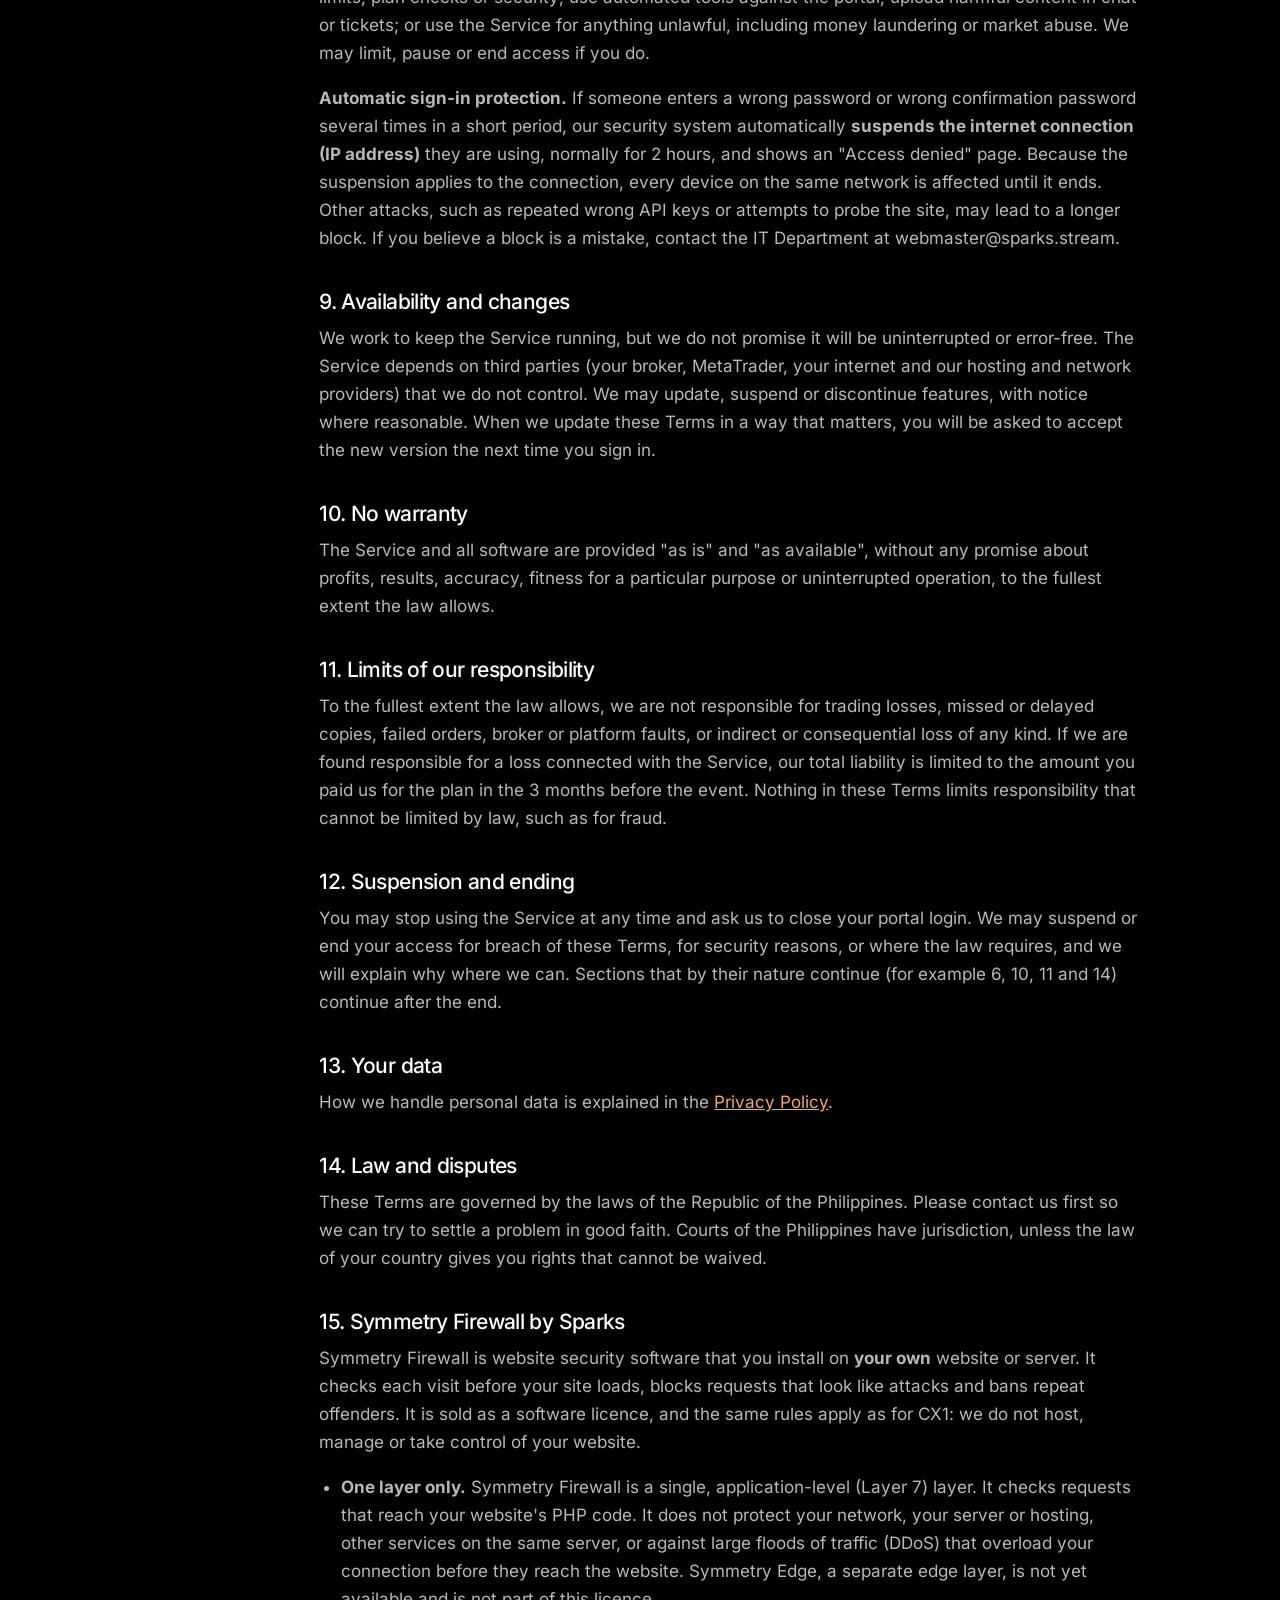
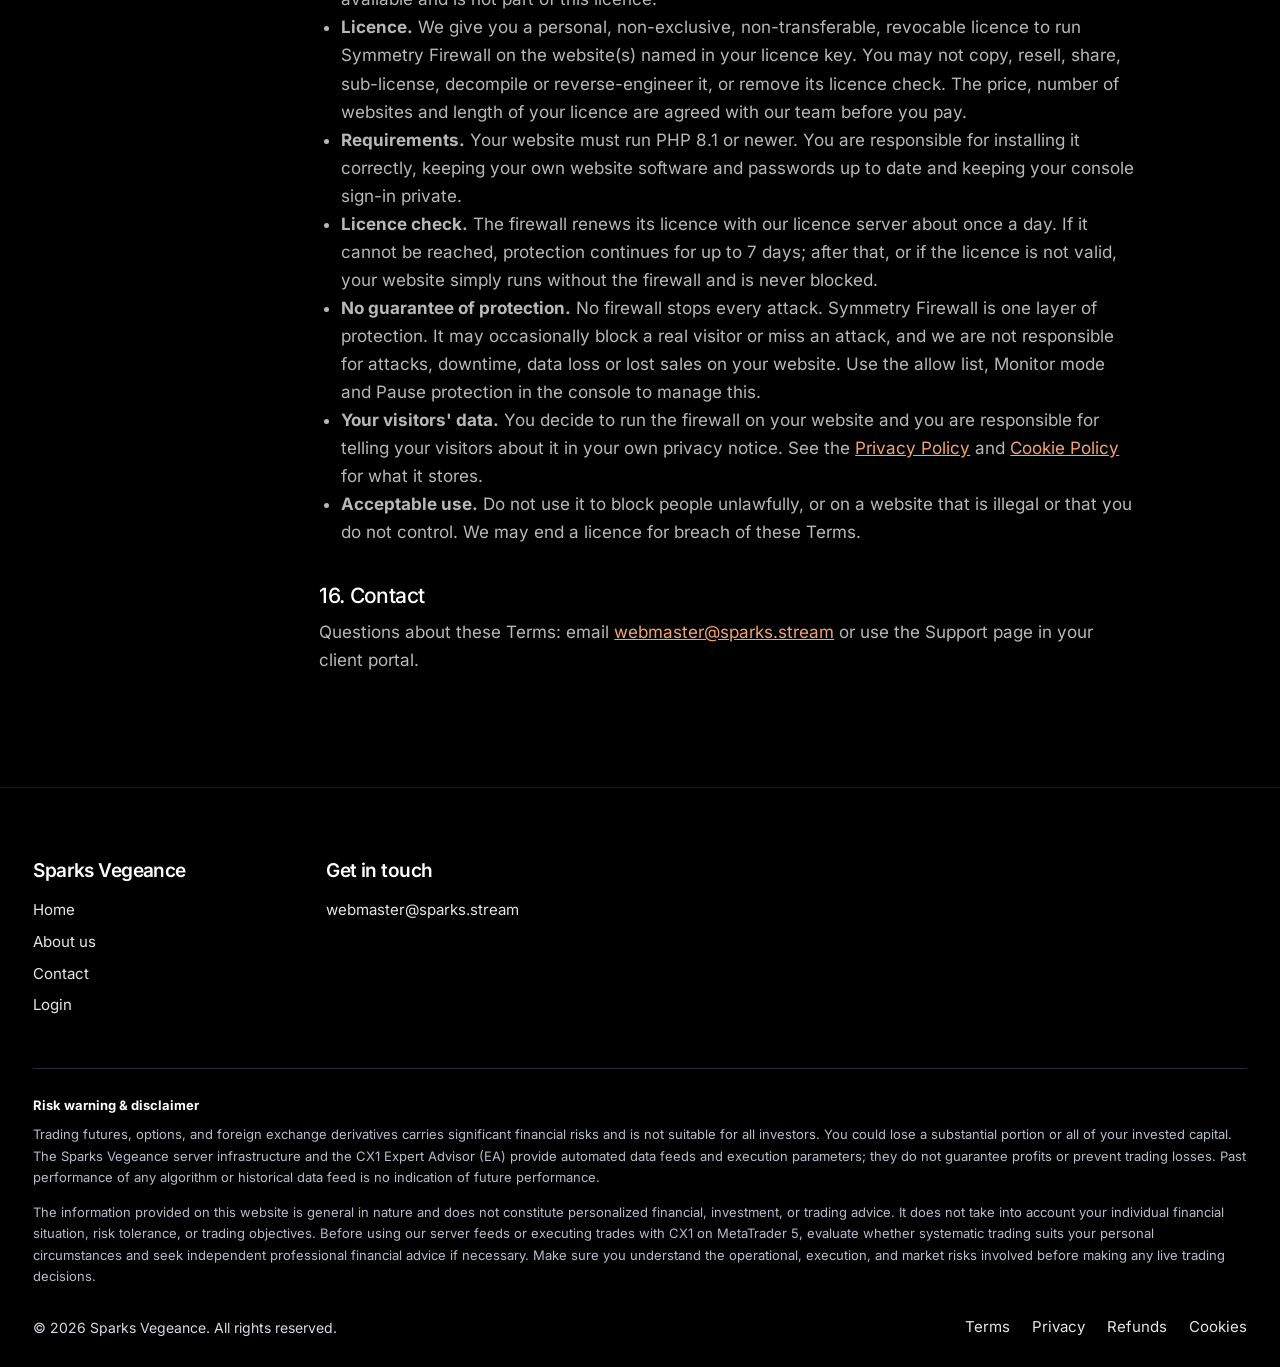
<file: terms.html>
<!doctype html>
<html lang="en">
<head>
<meta charset="utf-8">
<meta name="viewport" content="width=device-width,initial-scale=1">
<title>Terms of Service | Sparks Vegeance</title>
<meta name="description" content="The agreement for using the Sparks Vegeance client portal, the CX1 copier and Symmetry Firewall.">
<meta name="robots" content="index,follow,max-image-preview:large">
<link rel="canonical" href="https://sparks.stream/terms.html">
<meta name="theme-color" content="#000000">
<link rel="icon" href="assets/img/favicon.svg" type="image/svg+xml">
<meta property="og:type" content="website">
<meta property="og:site_name" content="Sparks Vegeance">
<meta property="og:title" content="Terms of Service | Sparks Vegeance">
<meta property="og:description" content="The agreement for using the Sparks Vegeance client portal, the CX1 copier and Symmetry Firewall.">
<meta property="og:url" content="https://sparks.stream/terms.html">
<meta property="og:image" content="https://sparks.stream/assets/img/og-image.jpg">
<meta property="og:image:width" content="1200">
<meta property="og:image:height" content="630">
<meta name="twitter:card" content="summary_large_image">
<meta name="twitter:title" content="Terms of Service | Sparks Vegeance">
<meta name="twitter:description" content="The agreement for using the Sparks Vegeance client portal, the CX1 copier and Symmetry Firewall.">
<meta name="twitter:image" content="https://sparks.stream/assets/img/og-image.jpg">
<link rel="preload" href="assets/fonts/outfit-latin-wght-normal.woff2" as="font" type="font/woff2" crossorigin>
<link rel="preload" href="assets/fonts/inter-latin-wght-normal.woff2" as="font" type="font/woff2" crossorigin>
<link rel="stylesheet" href="assets/style.css">
<link rel="stylesheet" href="assets/home.css?v=12">
<link rel="stylesheet" href="assets/dark.css?v=5">

<script type="application/ld+json">{"@context": "https://schema.org", "@type": "Organization", "@id": "https://sparks.stream/#org", "name": "Sparks Vegeance", "alternateName": "SPARKS", "url": "https://sparks.stream/", "logo": "https://sparks.stream/assets/img/favicon.svg", "email": "webmaster@sparks.stream", "description": "Sparks Vegeance is an independent trading technology and research project that builds the CX1 trade copier for MetaTrader 5."}</script>
<script type="application/ld+json">{"@context": "https://schema.org", "@type": "WebSite", "@id": "https://sparks.stream/#site", "url": "https://sparks.stream/", "name": "Sparks Vegeance", "publisher": {"@id": "https://sparks.stream/#org"}}</script>
<script type="application/ld+json">{"@context": "https://schema.org", "@type": "BreadcrumbList", "itemListElement": [{"@type": "ListItem", "position": 1, "name": "Home", "item": "https://sparks.stream/"}, {"@type": "ListItem", "position": 2, "name": "Terms of Service", "item": "https://sparks.stream/terms.html"}]}</script>
<style>.foot .wrap{width:auto!important;max-width:none!important;margin:0!important;padding-inline:clamp(18px,2.6vw,36px)!important}</style>
</head>
<body class="dk">
<a class="skip" href="#main">Skip to content</a>
<div class="dk-bar"><header class="gx-top">
<a class="gx-brand" href="index.html" aria-label="Sparks Vegeance home">Sparks Vegeance</a>
<nav class="gx-nav" aria-label="Main"><ul><li><a href="index.html">Home</a></li><li><a href="about.html">About us</a></li><li><a href="contact.html">Contact</a></li></ul></nav>
<a class="gx-login" href="https://client.vegeance.online" rel="noopener">Login</a>
</header></div>
<main id="main">
<section class="page-hero"><div class="wrap">
<p class="crumb"><a href="index.html">Home</a> / Legal</p>
<h1>Terms of Service</h1><p class="lead">The agreement for using the Sparks Vegeance client portal, the CX1 copier and Symmetry Firewall.</p></div></section>
<section class="sec bg"><div class="wrap"><div class="doc-wrap"><nav class="doc-nav" aria-label="Legal documents"><a href="terms.html" aria-current=page>Terms of Service</a><a href="privacy.html">Privacy Policy</a><a href="refund.html">Refund Policy</a><a href="cookies.html">Cookie Policy</a></nav>
<article class="prose"><p class="lg-date">Last updated October 24, 2026</p>
<p>These Terms of Service ("Terms") are the agreement between you and Sparks Vegeance ("we", "us") for the use of the client portal, the CX1 copier software (CX1 Free, CX1 Lite and CX1 Pro), the Symmetry Firewall by Sparks website security software ("Symmetry Firewall"), the marketplace and any related service (together, the "Service"). <b>We sell software and software licences only. We do not manage, hold, invest or handle anyone's trading money.</b> By creating an account, signing in or using the Service you agree to these Terms, the <a href="privacy.html">Privacy Policy</a> and the <a href="refund.html">Refund Policy</a>. If you do not agree, do not use the Service.</p>

<h3>1. What we sell: software, not money management</h3>
<p>Sparks Vegeance sells software: the CX1 copier and the access to the portal that goes with it. The copier follows the trades opened, changed and closed on our master account ("Sparks Server") and, on <b>your own</b> computer or VPS, inside <b>your own</b> MT5 terminal, places matching orders on the trading account you connect. You choose the account, the lot settings and the protection settings, and you can stop the copier at any time.</p>
<ul>
<li>We are <b>not</b> a broker, fund, investment manager, portfolio manager or custodian. We do not offer managed accounts, pooled funds, profit sharing, guaranteed returns or investment contracts.</li>
<li>We never receive, hold, pool, invest or transfer your trading money. Your funds stay with your broker in an account in your own name. We cannot deposit to, withdraw from or take money out of your trading account, and we never ask for your trading password.</li>
<li>What you pay us is the price of the software licence (the plan), nothing else. It is not a deposit, an investment or a share in any trading result.</li>
</ul>

<h3>2. Not financial advice</h3>
<p>The Service is a software tool. Nothing in it, on our website, in chat or in any trade we make is investment, financial, tax or legal advice, or a recommendation to buy or sell anything. We do not manage your account and we are not your broker or adviser. You decide whether to use the copier and you can stop it at any time.</p>

<h3>3. Risk warning</h3>
<p>Trading leveraged products such as CFDs, gold, indices and cryptocurrencies carries a high risk of loss, including losing more than your deposit with some brokers. Past results do not guarantee future results. Copied trades can differ from the master trades because of slippage, spreads, delays, broker rules, internet or server outages, your lot size and your protection settings. You may lose money. Only trade money you can afford to lose.</p>

<h3>4. Your account and eligibility</h3>
<ul>
<li>You must be at least 18 years old and legally able to enter this agreement and to trade in your country.</li>
<li>You register with the MT5 account number your copier runs on. The details you give must be true and kept up to date.</li>
<li>Keep your username, password and API key private. You are responsible for everything done with them. Tell us at once if you think someone else has access.</li>
<li>One portal login belongs to one MT5 account and one person. Do not share or resell access.</li>
</ul>

<h3>5. Plans</h3>
<ul>
<li><b>Free:</b> up to 3 copied trades per week (the count restarts every Monday 00:00, Philippine time). No payment needed.</li>
<li><b>Lite:</b> unlimited copied trades for 15 days from the day we activate it.</li>
<li><b>Pro:</b> unlimited copied trades for 30 days (about 1 month) from the day we activate it.</li>
</ul>
<p>Lite and Pro do not renew by themselves. When the time ends your account returns to Free automatically. Prices are shown before you pay. Plans are activated automatically as soon as your payment is confirmed, usually within a minute. We may change plan lengths, limits and prices for future purchases; a plan you already paid for keeps the terms you bought it under.</p>

<p><b>Payments.</b> Payments for plans are collected online by our payment provider, <b>Whop</b> (whop.com), on Whop's own secure checkout page. Whop, not us, handles your card or other payment details, and we do not store them; we only receive the payment reference, amount and status. Whop is a separate company and its own terms and privacy policy apply to its checkout. The price is shown in the currency on the checkout page before you pay; your bank or card issuer may apply its own currency conversion or charges. Payment providers charge processing fees, and those fees are part of the cost of every payment (see the <a href="refund.html">Refund Policy</a>). Your payment is only for the software licence described in these Terms and is a one-time payment for the plan length shown: it does not renew by itself.</p>

<h3>6. Licence to use the software</h3>
<p>We give you a personal, non-exclusive, non-transferable, revocable licence to install and run CX1 on your own MT5 account(s) that we have approved. You may not copy, sell, rent, share, sub-license, decompile, reverse-engineer or remove protections from the CX1 files, or use them on accounts we have not approved. The <b>CX1 Open-source framework</b> and any other item marked open-source in the marketplace are licensed under the licence that comes with that download, which applies instead of this section for that item.</p>

<h3>7. Marketplace and downloads</h3>
<p>The marketplace in your dashboard offers the files we publish. Each item says what it costs and which plan it needs. Files are provided for you only. You are responsible for installing them correctly and for checking that a file is what you expect before you run it on a trading account.</p>
<ul>
<li><b>CX1 Free</b> and the <b>CX1 Open-source framework</b> are free to download and use.</li>
<li><b>CX1 Lite</b> and <b>CX1 Pro</b> can be downloaded from the marketplace, but they are paid plans: they only start copying without the Free limit after payment is confirmed and we activate the plan on your account. Downloading a file does not activate a plan. Until a plan is active, your account is on the Free plan.</li>
<li>The <b>API</b> is a premium (paid) product. It is not free. It is marked "coming soon", is not available yet, and will be offered on separate terms and prices that we publish before release.</li>
</ul>

<h3>8. Acceptable use</h3>
<p>You agree not to: attack, overload or probe our servers; try to access other clients' data; bypass limits, plan checks or security; use automated tools against the portal; upload harmful content in chat or tickets; or use the Service for anything unlawful, including money laundering or market abuse. We may limit, pause or end access if you do.</p>
<p><b>Automatic sign-in protection.</b> If someone enters a wrong password or wrong confirmation password several times in a short period, our security system automatically <b>suspends the internet connection (IP address)</b> they are using, normally for 2 hours, and shows an "Access denied" page. Because the suspension applies to the connection, every device on the same network is affected until it ends. Other attacks, such as repeated wrong API keys or attempts to probe the site, may lead to a longer block. If you believe a block is a mistake, contact the IT Department at webmaster@sparks.stream.</p>

<h3>9. Availability and changes</h3>
<p>We work to keep the Service running, but we do not promise it will be uninterrupted or error-free. The Service depends on third parties (your broker, MetaTrader, your internet and our hosting and network providers) that we do not control. We may update, suspend or discontinue features, with notice where reasonable. When we update these Terms in a way that matters, you will be asked to accept the new version the next time you sign in.</p>

<h3>10. No warranty</h3>
<p>The Service and all software are provided "as is" and "as available", without any promise about profits, results, accuracy, fitness for a particular purpose or uninterrupted operation, to the fullest extent the law allows.</p>

<h3>11. Limits of our responsibility</h3>
<p>To the fullest extent the law allows, we are not responsible for trading losses, missed or delayed copies, failed orders, broker or platform faults, or indirect or consequential loss of any kind. If we are found responsible for a loss connected with the Service, our total liability is limited to the amount you paid us for the plan in the 3 months before the event. Nothing in these Terms limits responsibility that cannot be limited by law, such as for fraud.</p>

<h3>12. Suspension and ending</h3>
<p>You may stop using the Service at any time and ask us to close your portal login. We may suspend or end your access for breach of these Terms, for security reasons, or where the law requires, and we will explain why where we can. Sections that by their nature continue (for example 6, 10, 11 and 14) continue after the end.</p>

<h3>13. Your data</h3>
<p>How we handle personal data is explained in the <a href="privacy.html">Privacy Policy</a>.</p>

<h3>14. Law and disputes</h3>
<p>These Terms are governed by the laws of the Republic of the Philippines. Please contact us first so we can try to settle a problem in good faith. Courts of the Philippines have jurisdiction, unless the law of your country gives you rights that cannot be waived.</p>

<h3>15. Symmetry Firewall by Sparks</h3>
<p>Symmetry Firewall is website security software that you install on <b>your own</b> website or server. It checks each visit before your site loads, blocks requests that look like attacks and bans repeat offenders. It is sold as a software licence, and the same rules apply as for CX1: we do not host, manage or take control of your website.</p>
<ul>
<li><b>One layer only.</b> Symmetry Firewall is a single, application-level (Layer 7) layer. It checks requests that reach your website's PHP code. It does not protect your network, your server or hosting, other services on the same server, or against large floods of traffic (DDoS) that overload your connection before they reach the website. Symmetry Edge, a separate edge layer, is not yet available and is not part of this licence.</li>
<li><b>Licence.</b> We give you a personal, non-exclusive, non-transferable, revocable licence to run Symmetry Firewall on the website(s) named in your licence key. You may not copy, resell, share, sub-license, decompile or reverse-engineer it, or remove its licence check. The price, number of websites and length of your licence are agreed with our team before you pay.</li>
<li><b>Requirements.</b> Your website must run PHP 8.1 or newer. You are responsible for installing it correctly, keeping your own website software and passwords up to date and keeping your console sign-in private.</li>
<li><b>Licence check.</b> The firewall renews its licence with our licence server about once a day. If it cannot be reached, protection continues for up to 7 days; after that, or if the licence is not valid, your website simply runs without the firewall and is never blocked.</li>
<li><b>No guarantee of protection.</b> No firewall stops every attack. Symmetry Firewall is one layer of protection. It may occasionally block a real visitor or miss an attack, and we are not responsible for attacks, downtime, data loss or lost sales on your website. Use the allow list, Monitor mode and Pause protection in the console to manage this.</li>
<li><b>Your visitors' data.</b> You decide to run the firewall on your website and you are responsible for telling your visitors about it in your own privacy notice. See the <a href="privacy.html">Privacy Policy</a> and <a href="cookies.html">Cookie Policy</a> for what it stores.</li>
<li><b>Acceptable use.</b> Do not use it to block people unlawfully, or on a website that is illegal or that you do not control. We may end a licence for breach of these Terms.</li>
</ul>

<h3>16. Contact</h3>
<p>Questions about these Terms: email <a href="mailto:webmaster@sparks.stream">webmaster@sparks.stream</a> or use the Support page in your client portal.</p></article></div></div></section>
</main>
<footer class="foot"><div class="wrap">
<div class="fgrid">
<div><h4>Sparks Vegeance</h4><ul><li><a href="index.html">Home</a></li><li><a href="about.html">About us</a></li><li><a href="contact.html">Contact</a></li><li><a href="https://client.vegeance.online" rel="noopener">Login</a></li></ul></div>
<div><h4>Get in touch</h4><ul><li><a href="mailto:webmaster@sparks.stream">webmaster@sparks.stream</a></li></ul></div>
</div>
<div class="risk"><strong>Risk warning &amp; disclaimer</strong>
<p>Trading futures, options, and foreign exchange derivatives carries significant financial risks and is not suitable for all investors. You could lose a substantial portion or all of your invested capital. The Sparks Vegeance server infrastructure and the CX1 Expert Advisor (EA) provide automated data feeds and execution parameters; they do not guarantee profits or prevent trading losses. Past performance of any algorithm or historical data feed is no indication of future performance.</p>
<p>The information provided on this website is general in nature and does not constitute personalized financial, investment, or trading advice. It does not take into account your individual financial situation, risk tolerance, or trading objectives. Before using our server feeds or executing trades with CX1 on MetaTrader 5, evaluate whether systematic trading suits your personal circumstances and seek independent professional financial advice if necessary. Make sure you understand the operational, execution, and market risks involved before making any live trading decisions.</p></div>
<div class="legal"><span>&copy; 2026 Sparks Vegeance. All rights reserved.</span><ul><li><a href="terms.html">Terms</a></li><li><a href="privacy.html">Privacy</a></li><li><a href="refund.html">Refunds</a></li><li><a href="cookies.html">Cookies</a></li></ul></div>
</div></footer>
<script src="assets/count.js?v=2" defer></script>
</body>
</html>
</file>
<file: assets/style.css>
/* SPARKS - static site stylesheet. No animations, no transitions, no JavaScript. */
@font-face{font-family:"Outfit";src:url(fonts/outfit-latin-wght-normal.woff2) format("woff2");font-weight:100 900;font-display:swap}
@font-face{font-family:"Inter";src:url(fonts/inter-latin-wght-normal.woff2) format("woff2");font-weight:100 900;font-display:swap}

:root{
  --ink:#0b0d12;--ink2:#3a4150;--mute:#5d6676;--line:#dfe5e8;--soft:#f2f5f6;--white:#fff;
  --teal:#00a3c4;--teal-d:#007d98;--blue:#1d4ed8;--navy:#120e46;--indigo:#3b3fb0;--violet:#7a14a8;
  --wrap:1200px;--r:24px;
  --head:"Outfit",system-ui,-apple-system,"Segoe UI",Roboto,sans-serif;
  --body:"Inter",system-ui,-apple-system,"Segoe UI",Roboto,sans-serif;
}
*{box-sizing:border-box}
html{-webkit-text-size-adjust:100%}
body{margin:0;background:var(--white);color:var(--ink);font:17px/1.65 var(--body)}
img{max-width:100%;height:auto;display:block}
a{color:var(--blue)}
h1,h2,h3,h4{font-family:var(--head);line-height:1.12;margin:0 0 .5em;letter-spacing:-.01em;font-weight:600}
p{margin:0 0 1em}
.wrap{width:min(var(--wrap),100% - 48px);margin-inline:auto}
.skip{position:absolute;left:-9999px;top:8px;background:var(--ink);color:#fff;padding:10px 16px;border-radius:999px;z-index:100}
.skip:focus{left:8px}
:focus-visible{outline:3px solid var(--blue);outline-offset:3px;border-radius:4px}

/* vertical hairlines that run down the page */
main{position:relative}
main::before{content:"";position:absolute;inset:0;margin-inline:auto;width:min(var(--wrap),100% - 48px);pointer-events:none;z-index:0;
  background:repeating-linear-gradient(90deg,transparent 0,transparent calc(20% - 1px),rgba(11,13,18,.08) calc(20% - 1px),rgba(11,13,18,.08) 20%)}
main>section{position:relative;z-index:1}
.bg{background:transparent}

/* header */
.top{position:absolute;left:0;right:0;top:0;z-index:20}
.bar{position:relative;display:flex;align-items:center;gap:28px;padding-top:20px}
.logo{display:flex;align-items:center;gap:12px;color:var(--ink);text-decoration:none;font:600 19px/1 var(--head);letter-spacing:.28em;white-space:nowrap}
.logo svg{width:34px;height:34px;flex:none}
.nav{margin-right:auto}
.nav>ul{display:flex;align-items:center;gap:4px;list-style:none;margin:0;padding:0}
.nav a{color:var(--ink);text-decoration:none;font-size:15px;font-weight:600;display:inline-flex;align-items:center;gap:8px;padding:9px 14px;border-radius:10px}
.nav a:hover,.nav li:focus-within>a,.has-menu:hover>a{background:rgba(11,13,18,.08)}
.nav a[aria-current="page"]{background:rgba(11,13,18,.08)}
.chev{width:12px;height:8px}
.has-menu{position:relative}
.dd{display:grid;grid-template-columns:repeat(3,1fr);visibility:hidden;opacity:0;position:absolute;right:0;left:auto;top:100%;padding-top:14px;width:720px;max-width:calc(100vw - 48px);transition:visibility 0s linear .35s,opacity 0s linear .35s;z-index:30}
.has-menu:hover>.dd,.has-menu:focus-within>.dd{visibility:visible;opacity:1;transition-delay:0s}
.has-menu::after{content:"";position:absolute;left:0;right:0;top:100%;height:16px}
.dd{background:transparent}
.dd .col{background:#fff;border:1px solid var(--line);padding:22px 24px;display:flex;flex-direction:column;gap:2px}
.dd .col:first-child{border-radius:16px 0 0 16px}
.dd .col:last-child{border-radius:0 16px 16px 0}
.dd .col+.col{border-left:0}
.dd h3{font:600 12px/1 var(--body);letter-spacing:.1em;text-transform:uppercase;color:var(--mute);margin:0 0 12px}
.dd a{padding:9px 0;border-radius:0;background:none!important;font-weight:600}
.dd a:hover{text-decoration:underline;background:none}
.pill{display:inline-flex;align-items:center;border-radius:12px;padding:11px 20px;color:var(--ink);text-decoration:none;font-weight:600;font-size:15px;background:rgba(11,13,18,.08);border:1px solid transparent}
.pill:hover{background:var(--ink);color:#fff}
.menu{display:none;margin-left:auto}
.menu>summary{list-style:none;cursor:pointer;border-radius:12px;padding:10px 18px;font-weight:600;background:rgba(11,13,18,.08)}
.menu>summary::-webkit-details-marker{display:none}
.menu[open]>.menu-panel{position:absolute;right:0;top:64px;background:#fff;border:1px solid var(--line);border-radius:18px;padding:18px 22px;min-width:240px;max-height:80vh;overflow:auto}
.menu-panel h3{font:600 12px/1 var(--body);letter-spacing:.1em;text-transform:uppercase;color:var(--mute);margin:14px 0 4px}
.menu-panel a{display:block;color:var(--ink);text-decoration:none;padding:8px 0;font-weight:600}
.menu-panel a.cta{color:var(--blue);margin-top:10px;border-top:1px solid var(--line);padding-top:14px}

/* hero */
.hero{padding:210px 0 260px;text-align:center;
  background:radial-gradient(ellipse 125% 72% at 50% 122%,#120e46 0,#120e46 34%,#3b3fb0 47%,#4dbbd6 64%,#d9f1f6 82%,#f4fafc 100%);}
.hero h1{font-size:clamp(42px,6.4vw,84px);font-weight:700;letter-spacing:-.025em;margin:0 auto 28px;max-width:14ch}
.hero p.lead{font-size:clamp(17px,1.5vw,21px);max-width:44em;margin:0 auto 32px;color:var(--ink)}
.hero .actions{display:flex;gap:12px;justify-content:center;flex-wrap:wrap}
.page-hero{padding:180px 0 90px;background:linear-gradient(180deg,#e6f5f9 0,#fff 100%)}
.page-hero h1{font-size:clamp(38px,5vw,66px);font-weight:700;letter-spacing:-.02em;max-width:18ch;margin-bottom:20px}
.page-hero p.lead{font-size:20px;max-width:46em;color:var(--ink2)}
.crumb{font-size:14px;color:var(--mute);margin-bottom:18px}
.crumb a{color:var(--mute)}

.btn{display:inline-flex;align-items:center;justify-content:center;vertical-align:middle;min-height:54px;line-height:1.2;gap:12px;border-radius:999px;padding:14px 28px;font-weight:600;font-size:16px;text-decoration:none;border:1px solid transparent;font-family:var(--body)}
.btn.dark{background:var(--ink);color:#fff}
.btn.dark:hover{background:#262b36}
.btn.light{background:#fff;color:var(--ink)}
.btn.light:hover{background:#eef3f5}
.btn.line{border-color:#6d7480;color:var(--ink);background:transparent}
.btn.line:hover{background:var(--ink);color:#fff}
.dash::before{content:"";width:18px;height:1px;background:currentColor;display:inline-block}

/* sections */
.sec{padding:96px 0}
.sec.tight{padding:64px 0}
.center{text-align:center}
.sec h2{font-size:clamp(30px,4vw,52px);font-weight:600;max-width:20ch;margin-inline:auto}
.sec .sub{font-size:19px;max-width:44em;margin:0 auto 40px;color:var(--ink2)}
.left h2{margin-inline:0;max-width:22ch}
.left .sub{margin-inline:0}

/* banner (gradient card) */
.banner{border-radius:var(--r);padding:44px 48px;color:#fff;display:grid;grid-template-columns:1.4fr 1fr;gap:32px;align-items:center;
  background:linear-gradient(100deg,#0a7fb5 0,#2563b0 35%,#4a3fb5 65%,#7a14a8 100%)}
.banner h2,.banner h3{font-size:clamp(24px,2.6vw,34px);margin:0 0 14px;max-width:none;color:#fff}
.banner p{font-size:16px;margin:0 0 22px;color:#eaf1ff}
.banner.one{grid-template-columns:1fr}
.btns{display:flex;gap:12px;flex-wrap:wrap;align-items:center}
.banner img{border-radius:16px;max-height:240px;width:100%;object-fit:cover}

/* expandable cards */
.cards{display:grid;grid-template-columns:repeat(3,1fr);gap:32px;margin-top:40px}
.cards.two{grid-template-columns:repeat(2,1fr)}
.cards.four{grid-template-columns:repeat(4,1fr);gap:24px}
.card{text-align:left;background:var(--soft);border-radius:var(--r);padding:32px;display:flex;flex-direction:column;gap:14px;min-height:240px}
.card h3{font-size:24px;margin:0;font-weight:600}
.card p{color:var(--ink2);font-size:16px;margin:0}
.card .more{margin-top:auto}
.card ul{margin:0;padding-left:18px;color:var(--ink2);font-size:16px}
.card li{margin:4px 0}
details.card{min-height:360px}
details.card>summary{list-style:none;cursor:pointer;display:flex;flex-direction:column;height:100%;gap:14px}
details.card>summary::-webkit-details-marker{display:none}
details.card .tog{margin-top:auto;display:flex;align-items:center;gap:12px;font-size:14px;font-weight:500}
details.card .tog i{width:34px;height:34px;border-radius:50%;background:var(--ink);color:#fff;display:grid;place-items:center;font-style:normal;font-size:20px;line-height:1}
details.card .tog i::before{content:"+"}
details.card[open] .tog i::before{content:"\2212"}
details.card .body{margin-top:18px;border-top:1px solid #d3dbde;padding-top:18px}
details.card[open]>summary{height:auto}
details.card[open] .tog{margin-top:18px}
details.card .body p{margin:0 0 12px;font-size:16px;color:var(--ink2)}
details.card .body ul{margin:0;padding-left:18px;font-size:16px;color:var(--ink2)}

/* stats */
.stats{display:grid;grid-template-columns:repeat(4,1fr);gap:24px;border-bottom:1px solid var(--line);padding:0 0 40px;margin-top:8px}
.stat strong{display:block;font:700 clamp(38px,4.6vw,64px)/1 var(--head);letter-spacing:-.02em;margin-bottom:12px}
.stat span{font-size:19px;line-height:1.35;display:block;max-width:12em}

/* media rows */
.row{display:grid;grid-template-columns:1fr 1fr;gap:64px;align-items:center}
.row.rev>:first-child{order:2}
.row.wide{grid-template-columns:.7fr 1.3fr;gap:48px}
.row img{border-radius:var(--r);width:100%}
.row img.shot{border:1px solid var(--line);border-radius:16px}
.row h2{max-width:16ch;margin-inline:0}
.row h3{font-size:30px}

/* steps */
.steps{display:grid;grid-template-columns:repeat(4,1fr);gap:24px;margin:40px 0 0;padding:0;list-style:none;counter-reset:s}
.steps li{counter-increment:s;border-top:2px solid var(--ink);padding-top:18px}
.steps li::before{content:counter(s);display:block;font:600 40px/1 var(--head);margin-bottom:14px;color:var(--teal-d)}
.steps h3{font-size:21px;margin-bottom:8px}
.steps p{font-size:16px;color:var(--ink2);margin:0}
.steps.five{grid-template-columns:repeat(5,1fr)}
.steps.five li::before{font-size:34px}

/* teal "see the world" band */
.band{color:#fff;background:linear-gradient(180deg,#1b84bd 0,#00a6c8 55%,#00b4d0 100%)}
.band h2{color:#fff}
.band .sub{color:#e6f7fb}
.tile{background:rgba(255,255,255,.1);border-radius:20px;overflow:hidden;color:#fff;text-decoration:none;display:flex;flex-direction:column}
.tile img{aspect-ratio:1/1;object-fit:cover;width:100%}
.tile .t{padding:22px 22px 26px}
.tile small{display:block;font-size:13px;opacity:.9;margin-bottom:8px}
.tile h3{font-size:22px;margin:0;color:#fff}
.tile:hover h3{text-decoration:underline}
.tiles{display:grid;grid-template-columns:repeat(4,1fr);gap:24px;margin:40px 0}

/* table */
.tbl{width:100%;border-collapse:separate;border-spacing:0;font-size:16px;margin-top:32px}
.tbl th,.tbl td{padding:16px 20px;text-align:left;border-bottom:1px solid var(--line);vertical-align:top}
.tbl thead th{font:600 20px/1.2 var(--head);background:var(--soft);border-bottom:0}
.tbl thead th:first-child{border-radius:var(--r) 0 0 0}
.tbl thead th:last-child{border-radius:0 var(--r) 0 0}
.tbl tbody th{font-weight:600;width:24%}
.tblwrap{overflow-x:auto}

/* team */
.team{display:grid;grid-template-columns:repeat(5,1fr);gap:20px;margin-top:40px}
.person img{aspect-ratio:1/1;object-fit:cover;width:100%;border-radius:20px;margin-bottom:14px}
.person h3{font-size:20px;margin:0 0 6px}
.person p{font-size:14.5px;color:var(--mute);margin:0;line-height:1.5}

/* faq */
.faq{max-width:860px;margin:36px auto 0;text-align:left}
.faq details{border-top:1px solid var(--line);padding:0}
.faq details:last-child{border-bottom:1px solid var(--line)}
.faq summary{list-style:none;cursor:pointer;padding:22px 48px 22px 0;font:600 21px/1.3 var(--head);position:relative}
.faq summary::-webkit-details-marker{display:none}
.faq summary::after{content:"+";position:absolute;right:6px;top:18px;font-size:28px;font-weight:400}
.faq details[open] summary::after{content:"\2212"}
.faq details p{color:var(--ink2);padding:0 40px 22px 0;margin:0;font-size:16.5px}

/* prose / legal */
.prose{max-width:820px}
.prose h2{font-size:30px;margin:2em 0 .5em;max-width:none}
.prose h3{font-size:22px;margin:1.8em 0 .5em}
.prose p,.prose li{color:var(--ink2)}
.prose ul{padding-left:22px}
.prose table{width:100%;border-collapse:collapse;font-size:15px;margin:16px 0}
.prose td,.prose th{border:1px solid var(--line);padding:10px 12px;text-align:left;vertical-align:top}
.prose .lg-date{color:var(--mute);font-size:15px}
.doc-wrap{display:grid;grid-template-columns:230px 1fr;gap:56px;align-items:start}
.doc-nav{position:sticky;top:24px;display:grid;gap:4px}
.doc-nav a{color:var(--ink);text-decoration:none;padding:9px 14px;border-radius:12px;font-weight:500;font-size:15px}
.doc-nav a:hover{background:var(--soft)}
.doc-nav a[aria-current="page"]{background:var(--ink);color:#fff}

/* contact blocks */
.contact{display:grid;grid-template-columns:repeat(3,1fr);gap:24px;margin-top:36px}
.contact .card{min-height:0}
.contact a{word-break:break-word;font-weight:600}

/* callout */
.note{border:1px solid var(--line);border-left:4px solid var(--teal);background:var(--soft);border-radius:12px;padding:18px 22px;font-size:15.5px;color:var(--ink2);margin:24px 0}

/* footer */
.foot{background:#000;color:#fff;padding:72px 0 28px;position:relative;z-index:2}
.foot a{color:#fff;text-decoration:none}
.foot a:hover{text-decoration:underline}
.fgrid{display:grid;grid-template-columns:1fr 1fr 1fr 1.3fr;gap:36px}
.foot h4{font:600 19px/1.2 var(--head);margin:0 0 16px;color:#fff}
.foot ul{list-style:none;margin:0;padding:0;display:grid;gap:10px;font-size:15px}
.foot address{font-style:normal;font-size:15px;line-height:1.7;color:#d7dbe2}
.risk{border-top:1px solid #2a2e38;margin-top:52px;padding-top:26px;font-size:13px;line-height:1.65;color:#b6bcc8}
.risk strong{color:#fff;display:block;margin-bottom:8px;font-size:13px}
.legal{display:flex;flex-wrap:wrap;gap:12px 28px;justify-content:space-between;margin-top:28px;font-size:14px;color:#d7dbe2}
.legal ul{display:flex;flex-wrap:wrap;gap:8px 22px}

@media (max-width:1020px){
  .nav,.top .pill{display:none}
  .logo{letter-spacing:.2em}
  .menu{display:block}
  .cards,.cards.four,.tiles,.team,.stats,.steps,.steps.five,.contact{grid-template-columns:repeat(2,1fr)}
  .row,.row.wide,.banner{grid-template-columns:1fr;gap:32px}
  .row.rev>:first-child{order:0}
  .fgrid{grid-template-columns:1fr 1fr}
  .doc-wrap{grid-template-columns:1fr;gap:24px}
  .doc-nav{position:static;grid-auto-flow:column;overflow-x:auto;justify-content:start}
  .doc-nav a{white-space:nowrap}
}
@media (max-width:620px){
  body{font-size:16px}
  .hero{padding:160px 0 150px}
  .page-hero{padding:140px 0 60px}
  .sec{padding:64px 0}
  .banner{padding:30px 24px}
  .cards,.cards.two,.cards.four,.tiles,.stats,.steps,.steps.five,.contact,.fgrid{grid-template-columns:1fr}
  .team{grid-template-columns:repeat(2,1fr)}
  .logo{font-size:15px;letter-spacing:.14em}.logo svg{width:30px;height:30px}
  .stat strong{font-size:44px}
  main::before{background:none}
  details.card,.card{min-height:0}
  details.card>summary{gap:10px}
  details.card .tog{margin-top:14px}
}
@media print{.top,.foot .risk{position:static}main::before{display:none}}

/* v3 additions */
main::before{background:repeating-linear-gradient(90deg,transparent 0,transparent calc(25% - 1px),rgba(11,13,18,.08) calc(25% - 1px),rgba(11,13,18,.08) 25%)}
.stats{gap:0}
.stat{padding:0 24px 0 24px}
.stats .stat:first-child{padding-left:0}
.stat strong{display:block}
.card .lnk,.card>p:last-child a{margin-top:auto}
.card p.lnk{margin-top:auto;font-size:16px}
.card p.lnk a{font-weight:600}
.tile{text-align:left}
.tile .t{padding:22px 24px 28px}
.fig{margin:40px 0 0;text-align:center}
.fig .diagram{width:100%;height:auto;max-width:1000px;margin-inline:auto;display:block}
.fig figcaption{font-size:14px;color:var(--mute);margin-top:12px}
.form{display:grid;gap:8px}
.form label{font-weight:600;font-size:15px;margin-top:10px}
.form input,.form select,.form textarea{font:inherit;padding:14px 16px;border:1px solid #b9c2c7;border-radius:12px;background:#fff;color:var(--ink);width:100%}
.form textarea{resize:vertical;min-height:140px}
.form button{margin-top:18px;justify-self:start;cursor:pointer}
.libband{background:linear-gradient(rgba(4,8,24,.55),rgba(4,8,24,.7)),url(img/library.jpg) center/cover no-repeat;color:#fff;padding:150px 0}
.libin{max-width:640px}
.libband h2{color:#fff;margin-inline:0;max-width:14ch}
.libband p{font-size:19px;color:#e4e8f5;margin-bottom:28px}
.page-hero.photo{background:linear-gradient(rgba(4,8,24,.72),rgba(4,8,24,.8)),url(img/library.jpg) center/cover no-repeat;color:#fff}
.page-hero.photo h1,.page-hero.photo .lead{color:#fff}
.page-hero.photo .crumb,.page-hero.photo .crumb a{color:#c7cee3}
.top.dark .logo,.top.dark .nav a,.top.dark .pill,.top.dark .menu>summary{color:#fff}
.top.dark .nav a:hover,.top.dark .nav li:focus-within>a,.top.dark .has-menu:hover>a,.top.dark .nav a[aria-current="page"],.top.dark .pill,.top.dark .menu>summary{background:rgba(255,255,255,.16)}
.top.dark .pill:hover{background:#fff;color:var(--ink)}
.top.dark .dd a{color:var(--ink)}
.top.dark .dd a:hover{background:none}
@media (max-width:1020px){.stats{grid-template-columns:repeat(2,1fr);row-gap:32px}.stats .stat:nth-child(odd){padding-left:0}}
@media (max-width:620px){.libband{padding:90px 0}.stats{grid-template-columns:1fr 1fr}.stat{padding:0 12px 0 0}}

.stat strong span{display:inline;font-size:inherit;max-width:none}

/* v4: photo hero on the home page, alignment fixes */
.hero.photo{background:linear-gradient(180deg,rgba(4,8,24,.62) 0,rgba(4,8,24,.55) 45%,rgba(4,8,24,.82) 100%),url(img/library.jpg) center 40%/cover no-repeat;color:#fff}
.hero.photo h1,.hero.photo p.lead{color:#fff}
.hero.photo .btn.line{color:#fff;border-color:#fff}
.hero.photo .btn.line:hover{background:#fff;color:var(--ink)}
.stat span{display:block;max-width:14em}
.stat strong{min-height:1em;line-height:1}
.foot ul li{line-height:1.45}
.legal{align-items:center}
.legal ul{margin:0;padding:0;list-style:none}
.card h3{line-height:1.2}
.row>*{min-width:0}
.sec.center .cards,.sec.center .faq{text-align:left}
.band .tile .t h3{line-height:1.25}
.nav>ul>li{display:flex;align-items:center}
.bar{align-items:center}
.stat strong span{display:inline!important;font:inherit!important;line-height:inherit!important;max-width:none!important;letter-spacing:inherit}
.stat strong{display:block;line-height:1;height:1em;margin-bottom:16px;white-space:nowrap}
.steps{gap:0}
.steps li{padding:18px 24px 0}
.steps li:first-child{padding-left:0}
.steps li:last-child{padding-right:0}
@media (max-width:1020px){.steps{gap:24px 0}.steps li:nth-child(odd){padding-left:0}}
@media (max-width:620px){.steps li,.steps li:nth-child(odd){padding-left:0;padding-right:0}}

.person{background:var(--soft);border-radius:20px;padding:24px 22px;min-height:150px}
.person h3{font-size:22px;margin:0 0 10px}
.person p{font-size:15px;line-height:1.5}
</file>
<file: assets/home.css>
@font-face{font-family:"Orbitron";src:url(fonts/orbitron-latin-500-normal.woff2) format("woff2");font-weight:500;font-style:normal;font-display:swap}
@font-face{font-family:"Orbitron";src:url(fonts/orbitron-latin-700-normal.woff2) format("woff2");font-weight:700;font-style:normal;font-display:swap}
/* Home hero: black stage, the robot on the right with a glowing visor light,
   a huge gradient "Sparks" behind it, the statement top-left and the call to action bottom-right. */
.gx{position:relative;min-height:max(100vh,820px);overflow:hidden;isolation:isolate;color:#fff;background:#000}

/* the big word, behind the robot, one gradient across all letters */
.gx-word{position:absolute;z-index:0;left:-.04em;right:0;bottom:-.24em;margin:0;white-space:nowrap;
  font:400 clamp(150px,min(31vw,60vh),560px)/1 var(--body);letter-spacing:-.055em;pointer-events:none;user-select:none;
  background:linear-gradient(90deg,#7b2ff7 0%,#f107a3 52%,#ff8a00 100%);-webkit-background-clip:text;background-clip:text;color:transparent}
.gx-word .b{margin-left:.42em}

/* the robot (picture + the animated visor light on top of it) */
.gx-bot{position:absolute;z-index:1;bottom:-6vh;left:57%;height:max(100vh,820px);aspect-ratio:1196/1800;transform:translateX(-50%)}
.gx-bot img{display:block;width:100%;height:100%;max-width:none;filter:drop-shadow(0 0 60px rgba(255,255,255,.06))}
.gx-eye{position:absolute;left:28.5%;top:16.3%;width:13.8%;aspect-ratio:10.4;border-radius:999px;transform:translate(-50%,-50%) rotate(-19.4deg);
  background:#fff;box-shadow:0 0 10px 2px rgba(255,255,255,.85),0 0 34px 8px rgba(255,255,255,.35);animation:gxEye 5.5s steps(1,end) infinite}
@keyframes gxEye{0%{background:#fff;box-shadow:0 0 10px 2px rgba(255,255,255,.85),0 0 34px 8px rgba(255,255,255,.35);opacity:1}30%{background:#fff;box-shadow:0 0 10px 2px rgba(255,255,255,.85),0 0 34px 8px rgba(255,255,255,.35);opacity:1}31%{background:#3a0d0d;box-shadow:none;opacity:.55}32.5%{background:#fff;box-shadow:0 0 10px 2px rgba(255,255,255,.85),0 0 34px 8px rgba(255,255,255,.35);opacity:1}34%{background:#3a0d0d;box-shadow:none;opacity:.55}35%{background:#ff2b2b;box-shadow:0 0 12px 3px rgba(255,40,40,.95),0 0 46px 12px rgba(255,30,30,.45);opacity:1}36.5%{background:#3a0d0d;box-shadow:none;opacity:.55}37.5%{background:#ff2b2b;box-shadow:0 0 12px 3px rgba(255,40,40,.95),0 0 46px 12px rgba(255,30,30,.45);opacity:1}62%{background:#ff2b2b;box-shadow:0 0 12px 3px rgba(255,40,40,.95),0 0 46px 12px rgba(255,30,30,.45);opacity:1}63%{background:#ff2b2b;box-shadow:0 0 6px 1px rgba(255,40,40,.6);opacity:.7}64%{background:#ff2b2b;box-shadow:0 0 12px 3px rgba(255,40,40,.95),0 0 46px 12px rgba(255,30,30,.45);opacity:1}66%{background:#3a0d0d;box-shadow:none;opacity:.55}67%{background:#ff2b2b;box-shadow:0 0 12px 3px rgba(255,40,40,.95),0 0 46px 12px rgba(255,30,30,.45);opacity:1}80%{background:#ff2b2b;box-shadow:0 0 12px 3px rgba(255,40,40,.95),0 0 46px 12px rgba(255,30,30,.45);opacity:1}81%{background:#3a0d0d;box-shadow:none;opacity:.55}82.5%{background:#fff;box-shadow:0 0 10px 2px rgba(255,255,255,.85),0 0 34px 8px rgba(255,255,255,.35);opacity:1}84%{background:#3a0d0d;box-shadow:none;opacity:.55}85.5%{background:#fff;box-shadow:0 0 10px 2px rgba(255,255,255,.85),0 0 34px 8px rgba(255,255,255,.35);opacity:1}100%{background:#fff;box-shadow:0 0 10px 2px rgba(255,255,255,.85),0 0 34px 8px rgba(255,255,255,.35);opacity:1}}

/* header */
.gx-top{position:relative;z-index:3;display:grid;grid-template-columns:1fr auto auto;align-items:center;gap:clamp(24px,5vw,80px);padding:22px clamp(18px,2.6vw,36px)}
.gx-brand{color:#fff;text-decoration:none;font:600 15px/1 var(--body);letter-spacing:-.01em}
.gx-nav ul{display:flex;gap:clamp(22px,3vw,40px);list-style:none;margin:0;padding:0}
.gx-nav a{color:#cfcfcf;text-decoration:none;font:400 14px/1 var(--body);padding:8px 0}
.gx-nav a:hover,.gx-nav a:focus-visible,.gx-nav a[aria-current="page"]{color:#fff;text-decoration:underline;text-underline-offset:5px}
.gx-login{background:#fff;color:#111;text-decoration:none;font:500 14px/1 var(--body);padding:13px 18px;border-radius:6px}
.gx-login:hover{background:#e6e6e6}

/* statement */
.gx-main{position:static}
.gx-main::before{display:none}
.gx-main h1{position:relative;z-index:3;max-width:min(900px,48vw);margin:clamp(40px,9vh,100px) 0 0 clamp(18px,3.4vw,52px);
  font:500 clamp(30px,2.7vw,48px)/1.2 "Orbitron",var(--body);letter-spacing:.01em;color:#fff;text-shadow:0 0 28px rgba(255,255,255,.12)}
.gx-cta{position:absolute;z-index:3;right:clamp(18px,5vw,66px);bottom:clamp(28px,6vh,60px);display:inline-flex;align-items:center;justify-content:center;
  min-height:48px;padding:12px 24px;border-radius:4px;background:#d9682e;color:#fff;text-decoration:none;font:500 14px/1 var(--body);
  box-shadow:0 8px 30px rgba(217,104,46,.35)}
.gx-cta:hover{background:#c25722}
.gx a:focus-visible{outline:2px solid #fff;outline-offset:3px}

@media (min-width:761px) and (max-width:1180px){
  .gx-bot{left:70%}
  .gx-main h1{max-width:54vw;font-size:clamp(26px,3vw,36px)}
}
@media (max-width:760px){
  .gx{min-height:100svh}
  .gx-top{grid-template-columns:1fr auto;gap:14px}
  .gx-nav{grid-column:1/-1;grid-row:2}
  .gx-nav ul{gap:20px}
  .gx-main h1{max-width:none;margin:18px 18px 0;font-size:clamp(22px,6.4vw,30px);line-height:1.22}
  .gx-bot{height:62vh;bottom:-8vh;left:50%}
  .gx-word{font-size:36vw;bottom:-.2em}
  .gx-cta{left:18px;right:18px;bottom:22px}
}
@media (prefers-reduced-motion:reduce){.gx-eye{animation:none}}

/* home page footer lines up with the hero edges instead of sitting in a centred column */
.gx ~ .foot .wrap{width:auto;max-width:none;margin:0;padding-inline:clamp(18px,2.6vw,36px)}
</file>
<file: assets/dark.css>
/* Dark theme for the inner pages (About us, Contact) so they match the new home page:
   black background, thin white headlines, the same top bar, orange buttons, gradient accent. */
body.dk{background:#000;color:#e6e6e6}
body.dk main::before{display:none}
body.dk .wrap{width:auto;max-width:none;margin:0;padding-inline:clamp(18px,2.6vw,36px)}
body.dk main a:not(.btn){color:#f4a46e}
body.dk main a:not(.btn):hover{color:#ffc196}
body.dk .foot a{color:#e6e6e6}
body.dk .foot a:hover{color:#fff}
body.dk :focus-visible{outline:2px solid #fff;outline-offset:3px}

/* top bar (same markup and look as the home page) */
.dk-bar{position:relative;z-index:5}
.dk-bar .gx-top{padding:22px clamp(18px,2.6vw,36px)}

/* headings */
body.dk h1,body.dk h2,body.dk h3,body.dk h4{color:#fff;font-family:var(--body);letter-spacing:-.03em}
body.dk .page-hero{background:none;padding:clamp(48px,9vh,100px) 0 clamp(40px,7vh,80px)}
body.dk .page-hero h1{font-weight:300;font-size:clamp(40px,5.2vw,76px);line-height:1.04;max-width:16ch;margin-bottom:22px}
body.dk .page-hero p.lead{color:#b4b4b4;font-size:clamp(17px,1.4vw,20px);max-width:40em}
body.dk .crumb,body.dk .crumb a{color:#7d7d7d}
body.dk .sec h2{font-weight:300;font-size:clamp(30px,3.6vw,50px);line-height:1.08}
body.dk .sec .sub,body.dk .sub{color:#a9a9a9}
body.dk .left h2,body.dk .left .sub{margin-inline:0}

/* a thin gradient rule under the page title, the same colours as the big "Sparks" */
body.dk .page-hero .wrap::after{content:"";display:block;width:120px;height:3px;margin-top:34px;border-radius:2px;background:linear-gradient(90deg,#7b2ff7,#f107a3,#ff8a00)}

/* cards */
body.dk .card{background:#0c0c0c;border:1px solid #1f1f1f;border-radius:14px}
body.dk .card h3{font-weight:400;font-size:22px}
body.dk .card p,body.dk .card li{color:#a3a3a3}
body.dk .card p.lnk a,body.dk .contact a{color:#f4a46e}
body.dk .card .tog i{background:#fff;color:#000}

/* team */
body.dk .person{background:#0c0c0c;border:1px solid #1f1f1f;border-radius:14px}
body.dk .person img{filter:grayscale(.15) contrast(1.05);border:1px solid #1f1f1f}
body.dk .person h3{font-weight:500}
body.dk .person p{color:#8f8f8f}

/* buttons: white, orange and outline, squarer like the home page */
body.dk .btn{border-radius:6px;min-height:50px;font-weight:500;font-size:15px}
body.dk .btn.light{background:#fff;color:#111}
body.dk .btn.light:hover{background:#e6e6e6;color:#111}
body.dk .btn.dark{background:#d9682e;color:#fff}
body.dk .btn.dark:hover{background:#c25722;color:#fff}
body.dk .btn.line{border-color:#4a4a4a;color:#fff;background:transparent}
body.dk .btn.line:hover{background:#fff;color:#111}
body.dk .btn.dash::before{background:currentColor}

/* closing banner: gradient panel */
body.dk .banner{background:linear-gradient(110deg,#3b1676 0%,#7a0e57 55%,#7a3a07 100%);border-radius:14px;color:#fff}
body.dk .banner p{color:#f1e6f0}
body.dk .banner .btn.line{border-color:rgba(255,255,255,.8)!important;color:#fff!important}

/* contact form */
body.dk .form label{color:#d0d0d0;font-weight:500}
body.dk .form input,body.dk .form select,body.dk .form textarea{background:#0c0c0c;border:1px solid #2c2c2c;color:#fff;border-radius:8px}
body.dk .form input:focus,body.dk .form select:focus,body.dk .form textarea:focus{border-color:#d9682e;outline:none}
body.dk .form-status{color:#d0d0d0}
body.dk .row img.shot{border-color:#1f1f1f}

/* footer lines up with the page edges, like the home page */
body.dk .foot{border-top:1px solid #151515}

/* policy pages (Terms, Privacy, Refund, Cookies) */
body.dk .prose{max-width:820px}
body.dk .prose h2{font-weight:400;font-size:28px}
body.dk .prose h3{font-weight:500;font-size:21px}
body.dk .prose p,body.dk .prose li{color:#b8b8b8}
body.dk .prose strong{color:#fff}
body.dk .prose .lg-date{color:#7d7d7d}
body.dk .prose td,body.dk .prose th{border-color:#262626;color:#b8b8b8}
body.dk .prose th{color:#fff;background:#0c0c0c}
body.dk .prose .note{background:#0c0c0c;border:1px solid #1f1f1f;border-radius:12px;color:#b8b8b8}
body.dk main .doc-nav a{color:#cfcfcf}
body.dk main .doc-nav a:hover{background:#111;color:#fff}
body.dk main .doc-nav a[aria-current="page"]{background:#fff;color:#111}
</file>
